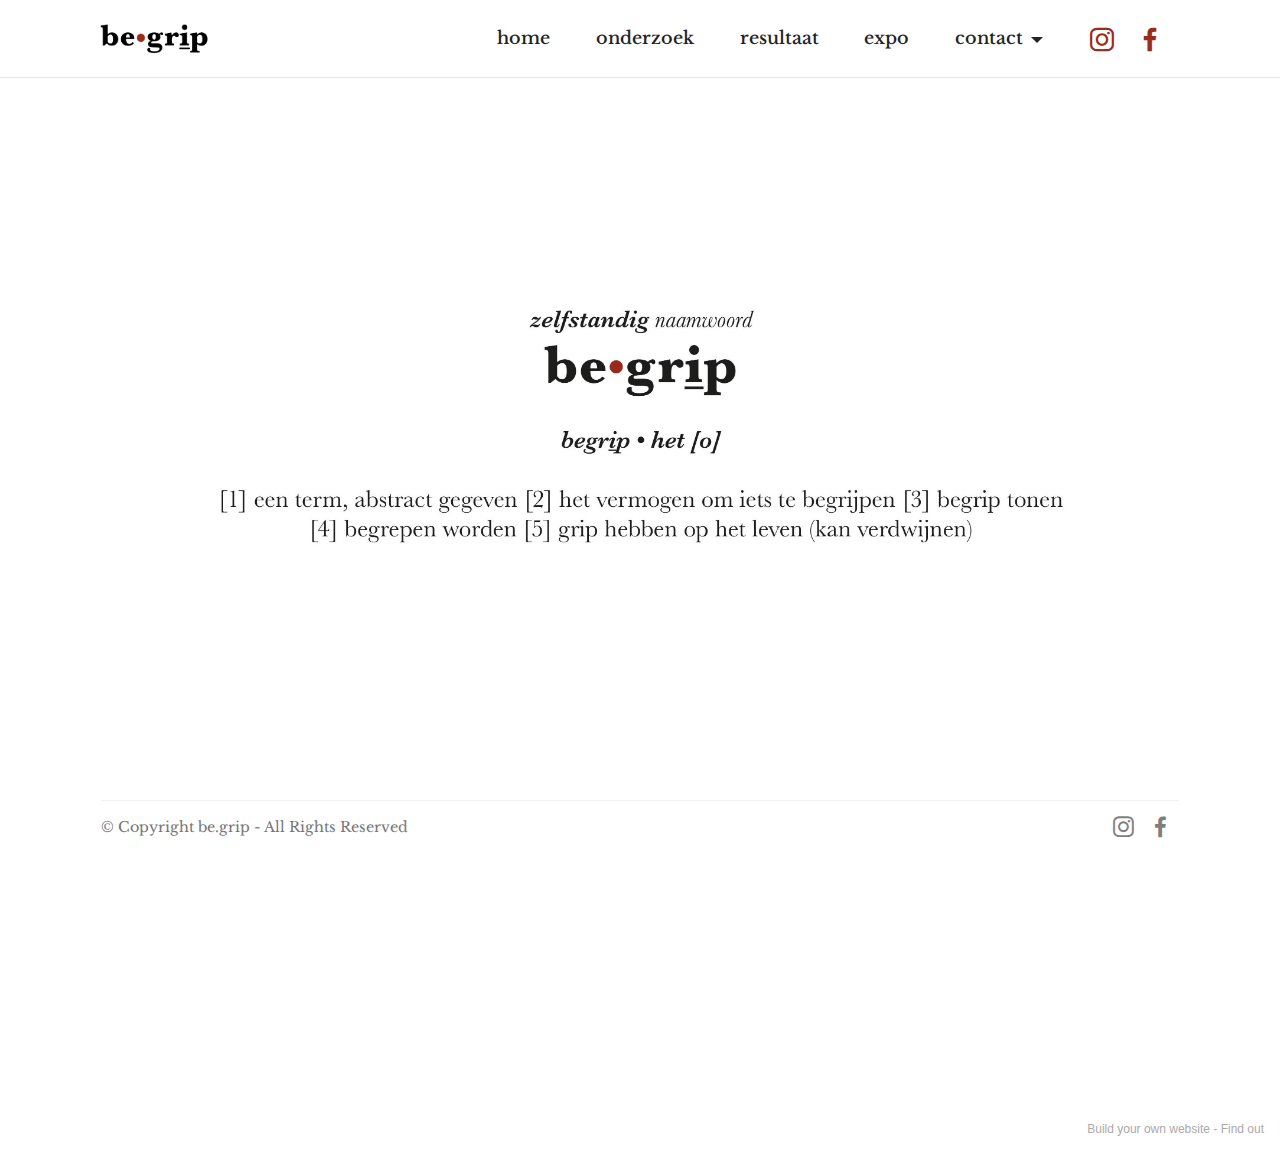
<file: index.html>
<!DOCTYPE html>
<html  >
<head>
  <!-- Site made with Mobirise Website Builder v5.2.0, https://mobirise.com -->
  <meta charset="UTF-8">
  <meta http-equiv="X-UA-Compatible" content="IE=edge">
  <meta name="generator" content="Mobirise v5.2.0, mobirise.com">
  <meta name="viewport" content="width=device-width, initial-scale=1, minimum-scale=1">
  <link rel="shortcut icon" href="assets/images/favicon-1.png" type="image/x-icon">
  <meta name="description" content="">
  
  
  <title>home</title>
  <link rel="stylesheet" href="assets/tether/tether.min.css">
  <link rel="stylesheet" href="assets/bootstrap/css/bootstrap.min.css">
  <link rel="stylesheet" href="assets/bootstrap/css/bootstrap-grid.min.css">
  <link rel="stylesheet" href="assets/bootstrap/css/bootstrap-reboot.min.css">
  <link rel="stylesheet" href="assets/dropdown/css/style.css">
  <link rel="stylesheet" href="assets/socicon/css/styles.css">
  <link rel="stylesheet" href="assets/theme/css/style.css">
  <link rel="preload" as="style" href="assets/mobirise/css/mbr-additional.css"><link rel="stylesheet" href="assets/mobirise/css/mbr-additional.css" type="text/css">
  
  
  
  
</head>
<body>
  
  <section class="menu cid-sjtfqo8TtO" once="menu" id="menu1-39">
    
    <nav class="navbar navbar-dropdown navbar-fixed-top navbar-expand-lg">
        <div class="container">
            <div class="navbar-brand">
                <span class="navbar-logo">
                    <a href="page13.html">
                        <img src="assets/images/logo-5.jpeg" alt="Mobirise" style="height: 3.8rem;">
                    </a>
                </span>
                
            </div>
            <button class="navbar-toggler" type="button" data-toggle="collapse" data-target="#navbarSupportedContent" aria-controls="navbarNavAltMarkup" aria-expanded="false" aria-label="Toggle navigation">
                <div class="hamburger">
                    <span></span>
                    <span></span>
                    <span></span>
                    <span></span>
                </div>
            </button>
            <div class="collapse navbar-collapse" id="navbarSupportedContent">
                <ul class="navbar-nav nav-dropdown nav-right" data-app-modern-menu="true"><li class="nav-item"><a class="nav-link link text-black text-primary display-4" href="index.html">home</a></li><li class="nav-item"><a class="nav-link link text-black text-primary display-4" href="page3.html">onderzoek<br></a></li>
                    <li class="nav-item"><a class="nav-link link text-black text-primary display-4" href="page1.html" aria-expanded="false">resultaat</a></li><li class="nav-item"><a class="nav-link link text-black text-primary display-4" href="page12.html" aria-expanded="false">expo</a></li><li class="nav-item dropdown"><a class="nav-link link text-black text-primary dropdown-toggle display-4" href="#" data-toggle="dropdown-submenu" aria-expanded="false">contact</a><div class="dropdown-menu"><a class="text-black text-primary dropdown-item display-4" href="page2.html">contact</a><a class="text-black text-primary dropdown-item display-4" href="page8.html">over ons</a></div></li></ul>
                <div class="icons-menu">
                    <a class="iconfont-wrapper" href="https://www.instagram.com/be.grip/" target="_blank">
                        <span class="p-2 mbr-iconfont socicon-instagram socicon" style=""></span>
                    </a>
                    <a class="iconfont-wrapper" href="https://www.facebook.com/Groep-6-multidisciplinariteit-103822198232575" target="_blank">
                        <span class="p-2 mbr-iconfont socicon-facebook socicon"></span>
                    </a>
                    
                    
                </div>
                
            </div>
        </div>
    </nav>

</section>

<section class="image3 cid-sjtcxAEAsx" id="image3-38">
    

    

    <div class="container">
        <div class="row justify-content-center">
            <div class="col-12 col-lg-11">
                <div class="image-wrapper">
                    <img src="assets/images/homepagina-groot-14.jpeg" alt="Mobirise">
                    
                </div>
            </div>
        </div>
    </div>
</section>

<section class="footer5 cid-sgTBoHTKOK mbr-reveal" once="footers" id="footer5-14">

    

    

    <div class="container">
        <div class="media-container-row">
            <div class="col-md-2 col-6">
                <div class="media-wrap">
                    <a href="https://mobirise.co/">
                        <img src="assets/images/vraagteken-5.jpeg" alt="Mobirise">
                    </a>
                </div>
            </div>
            <div class="col-10 col-6">
                <p class="mbr-text align-right links mbr-fonts-style display-7"><a href="page8.html" class="text-primary">over ons</a>&nbsp; &nbsp; &nbsp;c<a href="page2.html" class="text-black">ontact</a>
                </p>
            </div>
        </div>
        <!-- <div class="media-container-row">
            <div class="col-md-12"> -->
        <div class="footer-lower">
            <div class="media-container-row">
                <div class="col-md-12">
                    <hr>
                </div>
            </div>
            <div class="media-container-row">
                <div class="col-md-6 copyright">
                    <p class="mbr-text mbr-fonts-style display-7">
                        © Copyright be.grip - All Rights Reserved
                    </p>
                </div>
                <div class="col-md-6">
                    <div class="social-list align-right">
                        <div class="soc-item">
                            <a href="https://www.instagram.com/be.grip/" target="_blank">
                                <span class="mbr-iconfont mbr-iconfont-social socicon-instagram socicon" style="color: rgb(0, 0, 0); fill: rgb(0, 0, 0);"></span>
                            </a>
                        </div>
                        <div class="soc-item">
                            <a href="https://www.facebook.com/Groep-6-multidisciplinariteit-103822198232575" target="_blank">
                                <span class="mbr-iconfont mbr-iconfont-social socicon-facebook socicon" style="color: rgb(0, 0, 0); fill: rgb(0, 0, 0);"></span>
                            </a>
                        </div>
                        
                        
                        
                        
                    </div>
                </div>
            </div>
            <!-- </div>
            </div> -->
        </div>

    </div>
</section><section style="background-color: #fff; font-family: -apple-system, BlinkMacSystemFont, 'Segoe UI', 'Roboto', 'Helvetica Neue', Arial, sans-serif; color:#aaa; font-size:12px; padding: 0; align-items: center; display: flex;"><a href="https://mobirise.site/j" style="flex: 1 1; height: 3rem; padding-left: 1rem;"></a><p style="flex: 0 0 auto; margin:0; padding-right:1rem;">Build your own website - <a href="https://mobirise.site/v" style="color:#aaa;">Find out</a></p></section><script src="assets/web/assets/jquery/jquery.min.js"></script>  <script src="assets/popper/popper.min.js"></script>  <script src="assets/tether/tether.min.js"></script>  <script src="assets/bootstrap/js/bootstrap.min.js"></script>  <script src="assets/smoothscroll/smooth-scroll.js"></script>  <script src="assets/dropdown/js/nav-dropdown.js"></script>  <script src="assets/dropdown/js/navbar-dropdown.js"></script>  <script src="assets/touchswipe/jquery.touch-swipe.min.js"></script>  <script src="assets/theme/js/script.js"></script>  
  
  
</body>
</html>
</file>
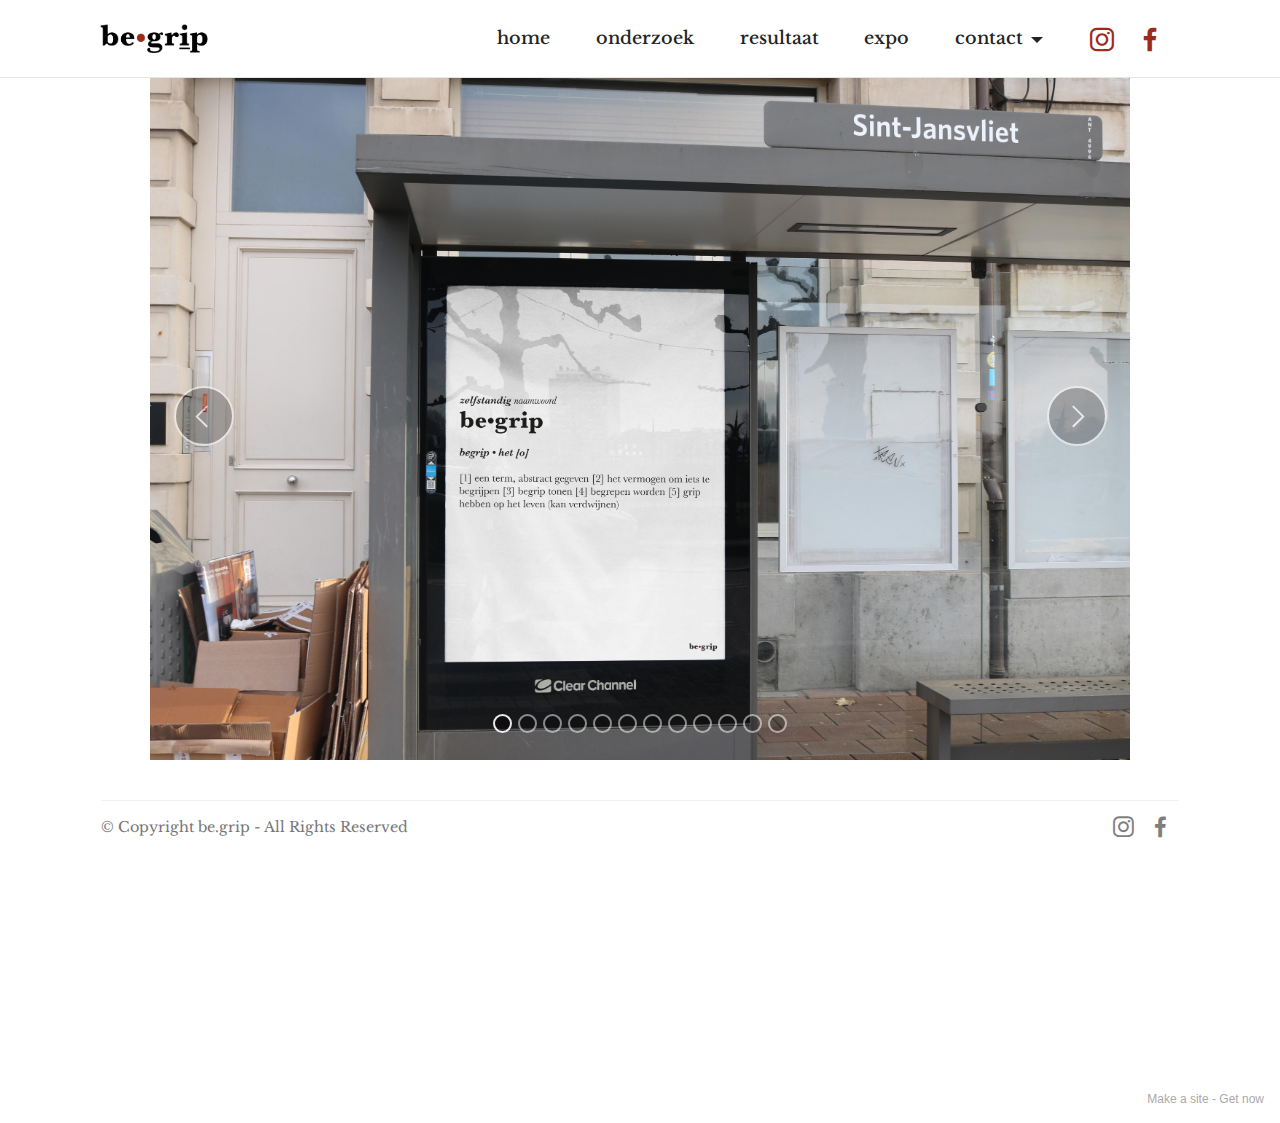
<file: page1.html>
<!DOCTYPE html>
<html  >
<head>
  <!-- Site made with Mobirise Website Builder v5.2.0, https://mobirise.com -->
  <meta charset="UTF-8">
  <meta http-equiv="X-UA-Compatible" content="IE=edge">
  <meta name="generator" content="Mobirise v5.2.0, mobirise.com">
  <meta name="viewport" content="width=device-width, initial-scale=1, minimum-scale=1">
  <link rel="shortcut icon" href="assets/images/favicon-1.png" type="image/x-icon">
  <meta name="description" content="">
  
  
  <title>resultaat</title>
  <link rel="stylesheet" href="assets/web/assets/mobirise-icons2/mobirise2.css">
  <link rel="stylesheet" href="assets/tether/tether.min.css">
  <link rel="stylesheet" href="assets/bootstrap/css/bootstrap.min.css">
  <link rel="stylesheet" href="assets/bootstrap/css/bootstrap-grid.min.css">
  <link rel="stylesheet" href="assets/bootstrap/css/bootstrap-reboot.min.css">
  <link rel="stylesheet" href="assets/dropdown/css/style.css">
  <link rel="stylesheet" href="assets/socicon/css/styles.css">
  <link rel="stylesheet" href="assets/theme/css/style.css">
  <link rel="preload" as="style" href="assets/mobirise/css/mbr-additional.css"><link rel="stylesheet" href="assets/mobirise/css/mbr-additional.css" type="text/css">
  
  
  
  
</head>
<body>
  
  <section class="menu cid-sjtfqo8TtO" once="menu" id="menu1-39">
    
    <nav class="navbar navbar-dropdown navbar-fixed-top navbar-expand-lg">
        <div class="container">
            <div class="navbar-brand">
                <span class="navbar-logo">
                    <a href="page13.html">
                        <img src="assets/images/logo-5.jpeg" alt="Mobirise" style="height: 3.8rem;">
                    </a>
                </span>
                
            </div>
            <button class="navbar-toggler" type="button" data-toggle="collapse" data-target="#navbarSupportedContent" aria-controls="navbarNavAltMarkup" aria-expanded="false" aria-label="Toggle navigation">
                <div class="hamburger">
                    <span></span>
                    <span></span>
                    <span></span>
                    <span></span>
                </div>
            </button>
            <div class="collapse navbar-collapse" id="navbarSupportedContent">
                <ul class="navbar-nav nav-dropdown nav-right" data-app-modern-menu="true"><li class="nav-item"><a class="nav-link link text-black text-primary display-4" href="index.html">home</a></li><li class="nav-item"><a class="nav-link link text-black text-primary display-4" href="page3.html">onderzoek<br></a></li>
                    <li class="nav-item"><a class="nav-link link text-black text-primary display-4" href="page1.html" aria-expanded="false">resultaat</a></li><li class="nav-item"><a class="nav-link link text-black text-primary display-4" href="page12.html" aria-expanded="false">expo</a></li><li class="nav-item dropdown"><a class="nav-link link text-black text-primary dropdown-toggle display-4" href="#" data-toggle="dropdown-submenu" aria-expanded="false">contact</a><div class="dropdown-menu"><a class="text-black text-primary dropdown-item display-4" href="page2.html">contact</a><a class="text-black text-primary dropdown-item display-4" href="page8.html">over ons</a></div></li></ul>
                <div class="icons-menu">
                    <a class="iconfont-wrapper" href="https://www.instagram.com/be.grip/" target="_blank">
                        <span class="p-2 mbr-iconfont socicon-instagram socicon" style=""></span>
                    </a>
                    <a class="iconfont-wrapper" href="https://www.facebook.com/Groep-6-multidisciplinariteit-103822198232575" target="_blank">
                        <span class="p-2 mbr-iconfont socicon-facebook socicon"></span>
                    </a>
                    
                    
                </div>
                
            </div>
        </div>
    </nav>

</section>

<section class="slider2 cid-sjs0T7hhoq" id="slider2-2u">
    

    
    <div class="container">
        <div class="row justify-content-center">
            <div class="col-12 col-md-11">
                <div class="carousel slide" id="sjtfUjuiEw" data-ride="carousel" data-interval="4000">
                    
                    <ol class="carousel-indicators">
                        <li data-slide-to="0" class="active" data-target="#sjtfUjuiEw"></li>
                        <li data-slide-to="1" data-target="#sjtfUjuiEw"></li>
                        <li data-slide-to="2" data-target="#sjtfUjuiEw"></li><li data-slide-to="3" data-target="#sjtfUjuiEw"></li><li data-slide-to="4" data-target="#sjtfUjuiEw"></li><li data-slide-to="5" data-target="#sjtfUjuiEw"></li><li data-slide-to="6" data-target="#sjtfUjuiEw"></li><li data-slide-to="7" data-target="#sjtfUjuiEw"></li><li data-slide-to="8" data-target="#sjtfUjuiEw"></li><li data-slide-to="9" data-target="#sjtfUjuiEw"></li><li data-slide-to="10" data-target="#sjtfUjuiEw"></li><li data-slide-to="11" data-target="#sjtfUjuiEw"></li>
                    </ol>
                    <div class="carousel-inner">
                        <div class="carousel-item slider-image item active">
                            <div class="item-wrapper">
                                <img class="d-block w-100" src="assets/images/bushokje-begrip-1.jpg">
                                
                            </div>
                        </div>
                        <div class="carousel-item slider-image item">
                            <div class="item-wrapper">
                                <img class="d-block w-100" src="assets/images/tram-hoestschaamte-2.jpg">
                                
                            </div>
                        </div>
                        <div class="carousel-item slider-image item">
                            <div class="item-wrapper">
                                <img class="d-block w-100" src="assets/images/muur-wit-2.jpg">
                                
                            </div>
                        </div><div class="carousel-item slider-image item">
                            <div class="item-wrapper">
                                <img class="d-block w-100" src="assets/images/a-velo-2.jpg">
                                
                            </div>
                        </div><div class="carousel-item slider-image item">
                            <div class="item-wrapper">
                                <img class="d-block w-100" src="assets/images/metro-meir-winkeldruk-3.jpg">
                                
                            </div>
                        </div><div class="carousel-item slider-image item">
                            <div class="item-wrapper">
                                <img class="d-block w-100" src="assets/images/muur-5.jpg">
                                
                            </div>
                        </div><div class="carousel-item slider-image item">
                            <div class="item-wrapper">
                                <img class="d-block w-100" src="assets/images/spiegel-3.jpg">
                                
                            </div>
                        </div><div class="carousel-item slider-image item">
                            <div class="item-wrapper">
                                <img class="d-block w-100" src="assets/images/stellingen-huidhonger-wit-1.jpg">
                                
                            </div>
                        </div><div class="carousel-item slider-image item">
                            <div class="item-wrapper">
                                <img class="d-block w-100" src="assets/images/voetgangerstunnel-2.jpg">
                                
                            </div>
                        </div><div class="carousel-item slider-image item">
                            <div class="item-wrapper">
                                <img class="d-block w-100" src="assets/images/groenplaats-3.jpg">
                                
                            </div>
                        </div><div class="carousel-item slider-image item">
                            <div class="item-wrapper">
                                <img class="d-block w-100" src="assets/images/vuilbakken-3.jpg">
                                
                            </div>
                        </div><div class="carousel-item slider-image item">
                            <div class="item-wrapper">
                                <img class="d-block w-100" src="assets/images/toilet-2.jpg">
                                
                            </div>
                        </div>
                    </div>
                    <a class="carousel-control carousel-control-prev" role="button" data-slide="prev" href="#sjtfUjuiEw">
                        <span class="mobi-mbri mobi-mbri-arrow-prev" aria-hidden="true"></span>
                        <span class="sr-only">Previous</span>
                    </a>
                    <a class="carousel-control carousel-control-next" role="button" data-slide="next" href="#sjtfUjuiEw">
                        <span class="mobi-mbri mobi-mbri-arrow-next" aria-hidden="true"></span>
                        <span class="sr-only">Next</span>
                    </a>
                </div>
            </div>
        </div>
    </div>
</section>

<section class="footer5 cid-sgTBoHTKOK mbr-reveal" once="footers" id="footer5-14">

    

    

    <div class="container">
        <div class="media-container-row">
            <div class="col-md-2 col-6">
                <div class="media-wrap">
                    <a href="https://mobirise.co/">
                        <img src="assets/images/vraagteken-5.jpeg" alt="Mobirise">
                    </a>
                </div>
            </div>
            <div class="col-10 col-6">
                <p class="mbr-text align-right links mbr-fonts-style display-7"><a href="page8.html" class="text-primary">over ons</a>&nbsp; &nbsp; &nbsp;c<a href="page2.html" class="text-black">ontact</a>
                </p>
            </div>
        </div>
        <!-- <div class="media-container-row">
            <div class="col-md-12"> -->
        <div class="footer-lower">
            <div class="media-container-row">
                <div class="col-md-12">
                    <hr>
                </div>
            </div>
            <div class="media-container-row">
                <div class="col-md-6 copyright">
                    <p class="mbr-text mbr-fonts-style display-7">
                        © Copyright be.grip - All Rights Reserved
                    </p>
                </div>
                <div class="col-md-6">
                    <div class="social-list align-right">
                        <div class="soc-item">
                            <a href="https://www.instagram.com/be.grip/" target="_blank">
                                <span class="mbr-iconfont mbr-iconfont-social socicon-instagram socicon" style="color: rgb(0, 0, 0); fill: rgb(0, 0, 0);"></span>
                            </a>
                        </div>
                        <div class="soc-item">
                            <a href="https://www.facebook.com/Groep-6-multidisciplinariteit-103822198232575" target="_blank">
                                <span class="mbr-iconfont mbr-iconfont-social socicon-facebook socicon" style="color: rgb(0, 0, 0); fill: rgb(0, 0, 0);"></span>
                            </a>
                        </div>
                        
                        
                        
                        
                    </div>
                </div>
            </div>
            <!-- </div>
            </div> -->
        </div>

    </div>
</section><section style="background-color: #fff; font-family: -apple-system, BlinkMacSystemFont, 'Segoe UI', 'Roboto', 'Helvetica Neue', Arial, sans-serif; color:#aaa; font-size:12px; padding: 0; align-items: center; display: flex;"><a href="https://mobirise.site/e" style="flex: 1 1; height: 3rem; padding-left: 1rem;"></a><p style="flex: 0 0 auto; margin:0; padding-right:1rem;">Make a site - <a href="https://mobirise.site/v" style="color:#aaa;">Get now</a></p></section><script src="assets/web/assets/jquery/jquery.min.js"></script>  <script src="assets/popper/popper.min.js"></script>  <script src="assets/tether/tether.min.js"></script>  <script src="assets/bootstrap/js/bootstrap.min.js"></script>  <script src="assets/smoothscroll/smooth-scroll.js"></script>  <script src="assets/dropdown/js/nav-dropdown.js"></script>  <script src="assets/dropdown/js/navbar-dropdown.js"></script>  <script src="assets/touchswipe/jquery.touch-swipe.min.js"></script>  <script src="assets/theme/js/script.js"></script>  
  
  
</body>
</html>
</file>
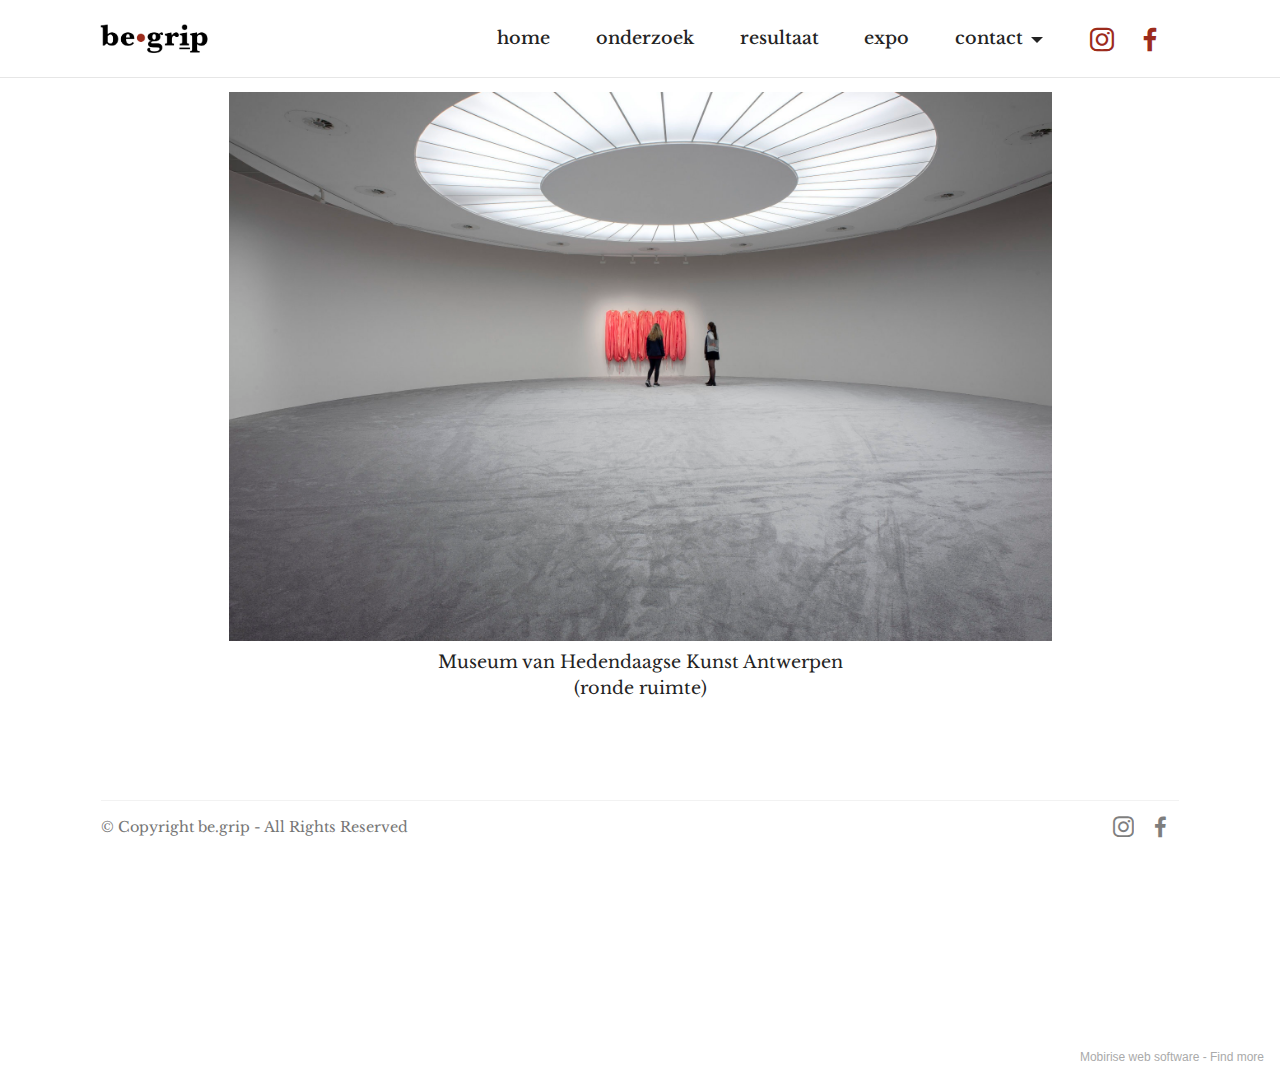
<file: page12.html>
<!DOCTYPE html>
<html  >
<head>
  <!-- Site made with Mobirise Website Builder v5.2.0, https://mobirise.com -->
  <meta charset="UTF-8">
  <meta http-equiv="X-UA-Compatible" content="IE=edge">
  <meta name="generator" content="Mobirise v5.2.0, mobirise.com">
  <meta name="viewport" content="width=device-width, initial-scale=1, minimum-scale=1">
  <link rel="shortcut icon" href="assets/images/favicon-1.png" type="image/x-icon">
  <meta name="description" content="">
  
  
  <title>expo</title>
  <link rel="stylesheet" href="assets/tether/tether.min.css">
  <link rel="stylesheet" href="assets/bootstrap/css/bootstrap.min.css">
  <link rel="stylesheet" href="assets/bootstrap/css/bootstrap-grid.min.css">
  <link rel="stylesheet" href="assets/bootstrap/css/bootstrap-reboot.min.css">
  <link rel="stylesheet" href="assets/dropdown/css/style.css">
  <link rel="stylesheet" href="assets/socicon/css/styles.css">
  <link rel="stylesheet" href="assets/theme/css/style.css">
  <link rel="preload" as="style" href="assets/mobirise/css/mbr-additional.css"><link rel="stylesheet" href="assets/mobirise/css/mbr-additional.css" type="text/css">
  
  
  
  
</head>
<body>
  
  <section class="menu cid-sjtfqo8TtO" once="menu" id="menu1-39">
    
    <nav class="navbar navbar-dropdown navbar-fixed-top navbar-expand-lg">
        <div class="container">
            <div class="navbar-brand">
                <span class="navbar-logo">
                    <a href="page13.html">
                        <img src="assets/images/logo-5.jpeg" alt="Mobirise" style="height: 3.8rem;">
                    </a>
                </span>
                
            </div>
            <button class="navbar-toggler" type="button" data-toggle="collapse" data-target="#navbarSupportedContent" aria-controls="navbarNavAltMarkup" aria-expanded="false" aria-label="Toggle navigation">
                <div class="hamburger">
                    <span></span>
                    <span></span>
                    <span></span>
                    <span></span>
                </div>
            </button>
            <div class="collapse navbar-collapse" id="navbarSupportedContent">
                <ul class="navbar-nav nav-dropdown nav-right" data-app-modern-menu="true"><li class="nav-item"><a class="nav-link link text-black text-primary display-4" href="index.html">home</a></li><li class="nav-item"><a class="nav-link link text-black text-primary display-4" href="page3.html">onderzoek<br></a></li>
                    <li class="nav-item"><a class="nav-link link text-black text-primary display-4" href="page1.html" aria-expanded="false">resultaat</a></li><li class="nav-item"><a class="nav-link link text-black text-primary display-4" href="page12.html" aria-expanded="false">expo</a></li><li class="nav-item dropdown"><a class="nav-link link text-black text-primary dropdown-toggle display-4" href="#" data-toggle="dropdown-submenu" aria-expanded="false">contact</a><div class="dropdown-menu"><a class="text-black text-primary dropdown-item display-4" href="page2.html">contact</a><a class="text-black text-primary dropdown-item display-4" href="page8.html">over ons</a></div></li></ul>
                <div class="icons-menu">
                    <a class="iconfont-wrapper" href="https://www.instagram.com/be.grip/" target="_blank">
                        <span class="p-2 mbr-iconfont socicon-instagram socicon" style=""></span>
                    </a>
                    <a class="iconfont-wrapper" href="https://www.facebook.com/Groep-6-multidisciplinariteit-103822198232575" target="_blank">
                        <span class="p-2 mbr-iconfont socicon-facebook socicon"></span>
                    </a>
                    
                    
                </div>
                
            </div>
        </div>
    </nav>

</section>

<section class="image3 cid-sjs0w8dS3b" id="image3-2t">
    

    

    <div class="container">
        <div class="row justify-content-center">
            <div class="col-12 col-lg-9">
                <div class="image-wrapper">
                    <img src="assets/images/mhka.jpg" alt="Mobirise">
                    <p class="mbr-description mbr-fonts-style mt-2 align-center display-4">
                        Museum van Hedendaagse Kunst Antwerpen<br>(ronde ruimte)</p>
                </div>
            </div>
        </div>
    </div>
</section>

<section class="footer5 cid-sgTBoHTKOK mbr-reveal" once="footers" id="footer5-2c">

    

    

    <div class="container">
        <div class="media-container-row">
            <div class="col-md-2 col-6">
                <div class="media-wrap">
                    <a href="https://mobirise.co/">
                        <img src="assets/images/vraagteken-5.jpeg" alt="Mobirise">
                    </a>
                </div>
            </div>
            <div class="col-10 col-6">
                <p class="mbr-text align-right links mbr-fonts-style display-7"><a href="page8.html" class="text-primary">over ons</a>&nbsp; &nbsp; &nbsp;c<a href="page2.html" class="text-black">ontact</a>
                </p>
            </div>
        </div>
        <!-- <div class="media-container-row">
            <div class="col-md-12"> -->
        <div class="footer-lower">
            <div class="media-container-row">
                <div class="col-md-12">
                    <hr>
                </div>
            </div>
            <div class="media-container-row">
                <div class="col-md-6 copyright">
                    <p class="mbr-text mbr-fonts-style display-7">
                        © Copyright be.grip - All Rights Reserved
                    </p>
                </div>
                <div class="col-md-6">
                    <div class="social-list align-right">
                        <div class="soc-item">
                            <a href="https://www.instagram.com/be.grip/" target="_blank">
                                <span class="mbr-iconfont mbr-iconfont-social socicon-instagram socicon" style="color: rgb(0, 0, 0); fill: rgb(0, 0, 0);"></span>
                            </a>
                        </div>
                        <div class="soc-item">
                            <a href="https://www.facebook.com/Groep-6-multidisciplinariteit-103822198232575" target="_blank">
                                <span class="mbr-iconfont mbr-iconfont-social socicon-facebook socicon" style="color: rgb(0, 0, 0); fill: rgb(0, 0, 0);"></span>
                            </a>
                        </div>
                        
                        
                        
                        
                    </div>
                </div>
            </div>
            <!-- </div>
            </div> -->
        </div>

    </div>
</section><section style="background-color: #fff; font-family: -apple-system, BlinkMacSystemFont, 'Segoe UI', 'Roboto', 'Helvetica Neue', Arial, sans-serif; color:#aaa; font-size:12px; padding: 0; align-items: center; display: flex;"><a href="https://mobirise.site/m" style="flex: 1 1; height: 3rem; padding-left: 1rem;"></a><p style="flex: 0 0 auto; margin:0; padding-right:1rem;">Mobirise web software - <a href="https://mobirise.site/o" style="color:#aaa;">Find more</a></p></section><script src="assets/web/assets/jquery/jquery.min.js"></script>  <script src="assets/popper/popper.min.js"></script>  <script src="assets/tether/tether.min.js"></script>  <script src="assets/bootstrap/js/bootstrap.min.js"></script>  <script src="assets/smoothscroll/smooth-scroll.js"></script>  <script src="assets/dropdown/js/nav-dropdown.js"></script>  <script src="assets/dropdown/js/navbar-dropdown.js"></script>  <script src="assets/touchswipe/jquery.touch-swipe.min.js"></script>  <script src="assets/theme/js/script.js"></script>  
  
  
</body>
</html>
</file>
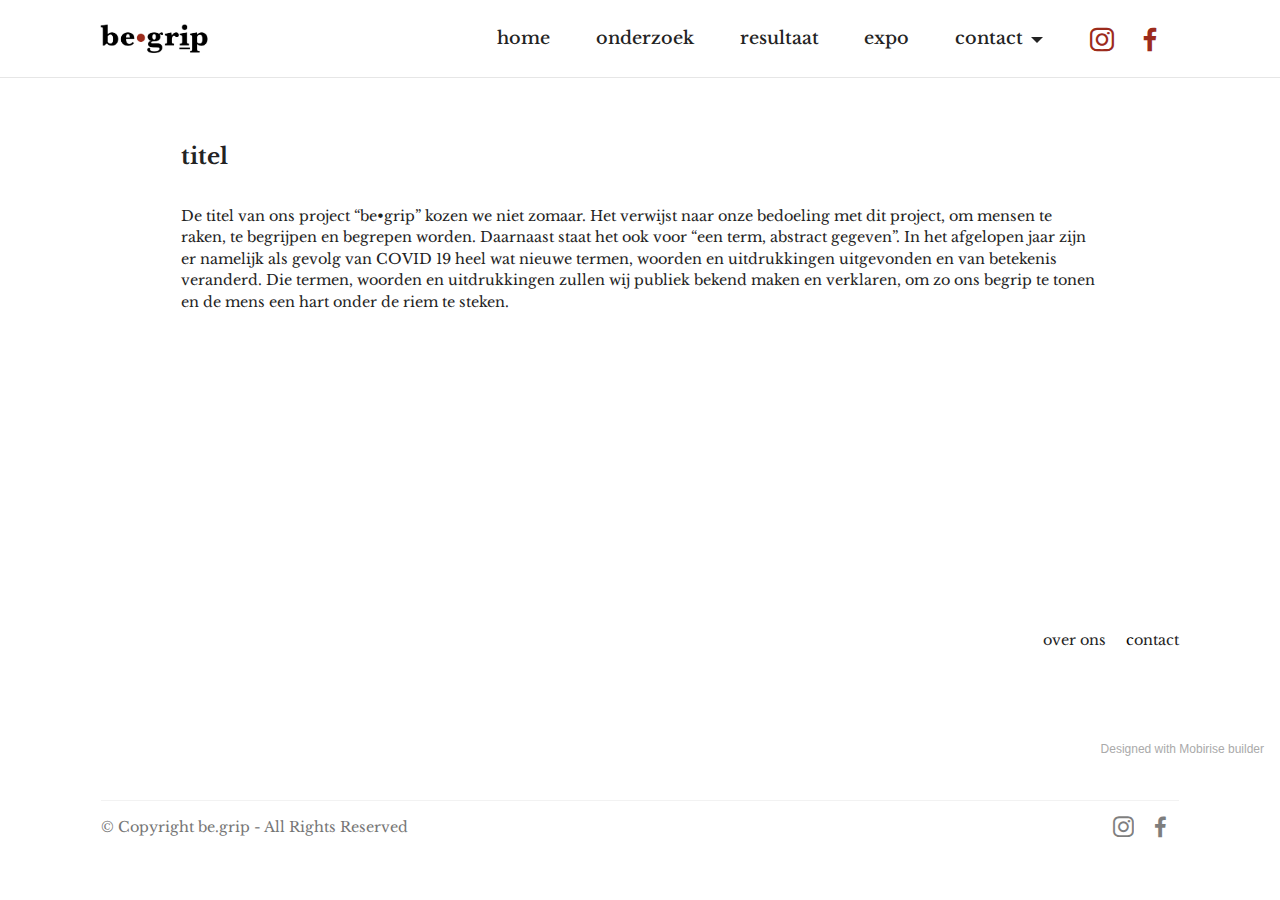
<file: page13.html>
<!DOCTYPE html>
<html  >
<head>
  <!-- Site made with Mobirise Website Builder v5.2.0, https://mobirise.com -->
  <meta charset="UTF-8">
  <meta http-equiv="X-UA-Compatible" content="IE=edge">
  <meta name="generator" content="Mobirise v5.2.0, mobirise.com">
  <meta name="viewport" content="width=device-width, initial-scale=1, minimum-scale=1">
  <link rel="shortcut icon" href="assets/images/favicon-1.png" type="image/x-icon">
  <meta name="description" content="">
  
  
  <title>titel</title>
  <link rel="stylesheet" href="assets/tether/tether.min.css">
  <link rel="stylesheet" href="assets/bootstrap/css/bootstrap.min.css">
  <link rel="stylesheet" href="assets/bootstrap/css/bootstrap-grid.min.css">
  <link rel="stylesheet" href="assets/bootstrap/css/bootstrap-reboot.min.css">
  <link rel="stylesheet" href="assets/dropdown/css/style.css">
  <link rel="stylesheet" href="assets/socicon/css/styles.css">
  <link rel="stylesheet" href="assets/theme/css/style.css">
  <link rel="preload" as="style" href="assets/mobirise/css/mbr-additional.css"><link rel="stylesheet" href="assets/mobirise/css/mbr-additional.css" type="text/css">
  
  
  
  
</head>
<body>
  
  <section class="menu cid-sjtfqo8TtO" once="menu" id="menu1-39">
    
    <nav class="navbar navbar-dropdown navbar-fixed-top navbar-expand-lg">
        <div class="container">
            <div class="navbar-brand">
                <span class="navbar-logo">
                    <a href="page13.html">
                        <img src="assets/images/logo-5.jpeg" alt="Mobirise" style="height: 3.8rem;">
                    </a>
                </span>
                
            </div>
            <button class="navbar-toggler" type="button" data-toggle="collapse" data-target="#navbarSupportedContent" aria-controls="navbarNavAltMarkup" aria-expanded="false" aria-label="Toggle navigation">
                <div class="hamburger">
                    <span></span>
                    <span></span>
                    <span></span>
                    <span></span>
                </div>
            </button>
            <div class="collapse navbar-collapse" id="navbarSupportedContent">
                <ul class="navbar-nav nav-dropdown nav-right" data-app-modern-menu="true"><li class="nav-item"><a class="nav-link link text-black text-primary display-4" href="index.html">home</a></li><li class="nav-item"><a class="nav-link link text-black text-primary display-4" href="page3.html">onderzoek<br></a></li>
                    <li class="nav-item"><a class="nav-link link text-black text-primary display-4" href="page1.html" aria-expanded="false">resultaat</a></li><li class="nav-item"><a class="nav-link link text-black text-primary display-4" href="page12.html" aria-expanded="false">expo</a></li><li class="nav-item dropdown"><a class="nav-link link text-black text-primary dropdown-toggle display-4" href="#" data-toggle="dropdown-submenu" aria-expanded="false">contact</a><div class="dropdown-menu"><a class="text-black text-primary dropdown-item display-4" href="page2.html">contact</a><a class="text-black text-primary dropdown-item display-4" href="page8.html">over ons</a></div></li></ul>
                <div class="icons-menu">
                    <a class="iconfont-wrapper" href="https://www.instagram.com/be.grip/" target="_blank">
                        <span class="p-2 mbr-iconfont socicon-instagram socicon" style=""></span>
                    </a>
                    <a class="iconfont-wrapper" href="https://www.facebook.com/Groep-6-multidisciplinariteit-103822198232575" target="_blank">
                        <span class="p-2 mbr-iconfont socicon-facebook socicon"></span>
                    </a>
                    
                    
                </div>
                
            </div>
        </div>
    </nav>

</section>

<section class="content5 cid-sj9TFcORfb" id="content5-2i">
    
    <div class="container">
        <div class="row justify-content-center">
            <div class="col-md-12 col-lg-10">
                
                <h4 class="mbr-section-subtitle mbr-fonts-style mb-4 display-5"><strong>titel</strong></h4>
                <p class="mbr-text mbr-fonts-style display-7">De titel van ons project “be•grip” kozen we niet zomaar. Het verwijst naar onze bedoeling met dit project, om mensen te raken, te begrijpen en begrepen worden. Daarnaast staat het ook voor “een term, abstract gegeven”. In het afgelopen jaar zijn er namelijk als gevolg van COVID 19 heel wat nieuwe termen, woorden en uitdrukkingen uitgevonden en van betekenis veranderd. Die termen, woorden en uitdrukkingen zullen wij publiek bekend maken en verklaren, om zo ons begrip te tonen en de mens een hart onder de riem te steken.&nbsp;</p>
            </div>
        </div>
    </div>
</section>

<section class="footer5 cid-sgTBoHTKOK mbr-reveal" once="footers" id="footer5-2g">

    

    

    <div class="container">
        <div class="media-container-row">
            <div class="col-md-2 col-6">
                <div class="media-wrap">
                    <a href="https://mobirise.co/">
                        <img src="assets/images/vraagteken-5.jpeg" alt="Mobirise">
                    </a>
                </div>
            </div>
            <div class="col-10 col-6">
                <p class="mbr-text align-right links mbr-fonts-style display-7"><a href="page8.html" class="text-primary">over ons</a>&nbsp; &nbsp; &nbsp;c<a href="page2.html" class="text-black">ontact</a>
                </p>
            </div>
        </div>
        <!-- <div class="media-container-row">
            <div class="col-md-12"> -->
        <div class="footer-lower">
            <div class="media-container-row">
                <div class="col-md-12">
                    <hr>
                </div>
            </div>
            <div class="media-container-row">
                <div class="col-md-6 copyright">
                    <p class="mbr-text mbr-fonts-style display-7">
                        © Copyright be.grip - All Rights Reserved
                    </p>
                </div>
                <div class="col-md-6">
                    <div class="social-list align-right">
                        <div class="soc-item">
                            <a href="https://www.instagram.com/be.grip/" target="_blank">
                                <span class="mbr-iconfont mbr-iconfont-social socicon-instagram socicon" style="color: rgb(0, 0, 0); fill: rgb(0, 0, 0);"></span>
                            </a>
                        </div>
                        <div class="soc-item">
                            <a href="https://www.facebook.com/Groep-6-multidisciplinariteit-103822198232575" target="_blank">
                                <span class="mbr-iconfont mbr-iconfont-social socicon-facebook socicon" style="color: rgb(0, 0, 0); fill: rgb(0, 0, 0);"></span>
                            </a>
                        </div>
                        
                        
                        
                        
                    </div>
                </div>
            </div>
            <!-- </div>
            </div> -->
        </div>

    </div>
</section><section style="background-color: #fff; font-family: -apple-system, BlinkMacSystemFont, 'Segoe UI', 'Roboto', 'Helvetica Neue', Arial, sans-serif; color:#aaa; font-size:12px; padding: 0; align-items: center; display: flex;"><a href="https://mobirise.site/a" style="flex: 1 1; height: 3rem; padding-left: 1rem;"></a><p style="flex: 0 0 auto; margin:0; padding-right:1rem;"><a href="https://mobirise.site/i" style="color:#aaa;">Designed with Mobirise</a> builder</p></section><script src="assets/web/assets/jquery/jquery.min.js"></script>  <script src="assets/popper/popper.min.js"></script>  <script src="assets/tether/tether.min.js"></script>  <script src="assets/bootstrap/js/bootstrap.min.js"></script>  <script src="assets/smoothscroll/smooth-scroll.js"></script>  <script src="assets/dropdown/js/nav-dropdown.js"></script>  <script src="assets/dropdown/js/navbar-dropdown.js"></script>  <script src="assets/touchswipe/jquery.touch-swipe.min.js"></script>  <script src="assets/theme/js/script.js"></script>  
  
  
</body>
</html>
</file>
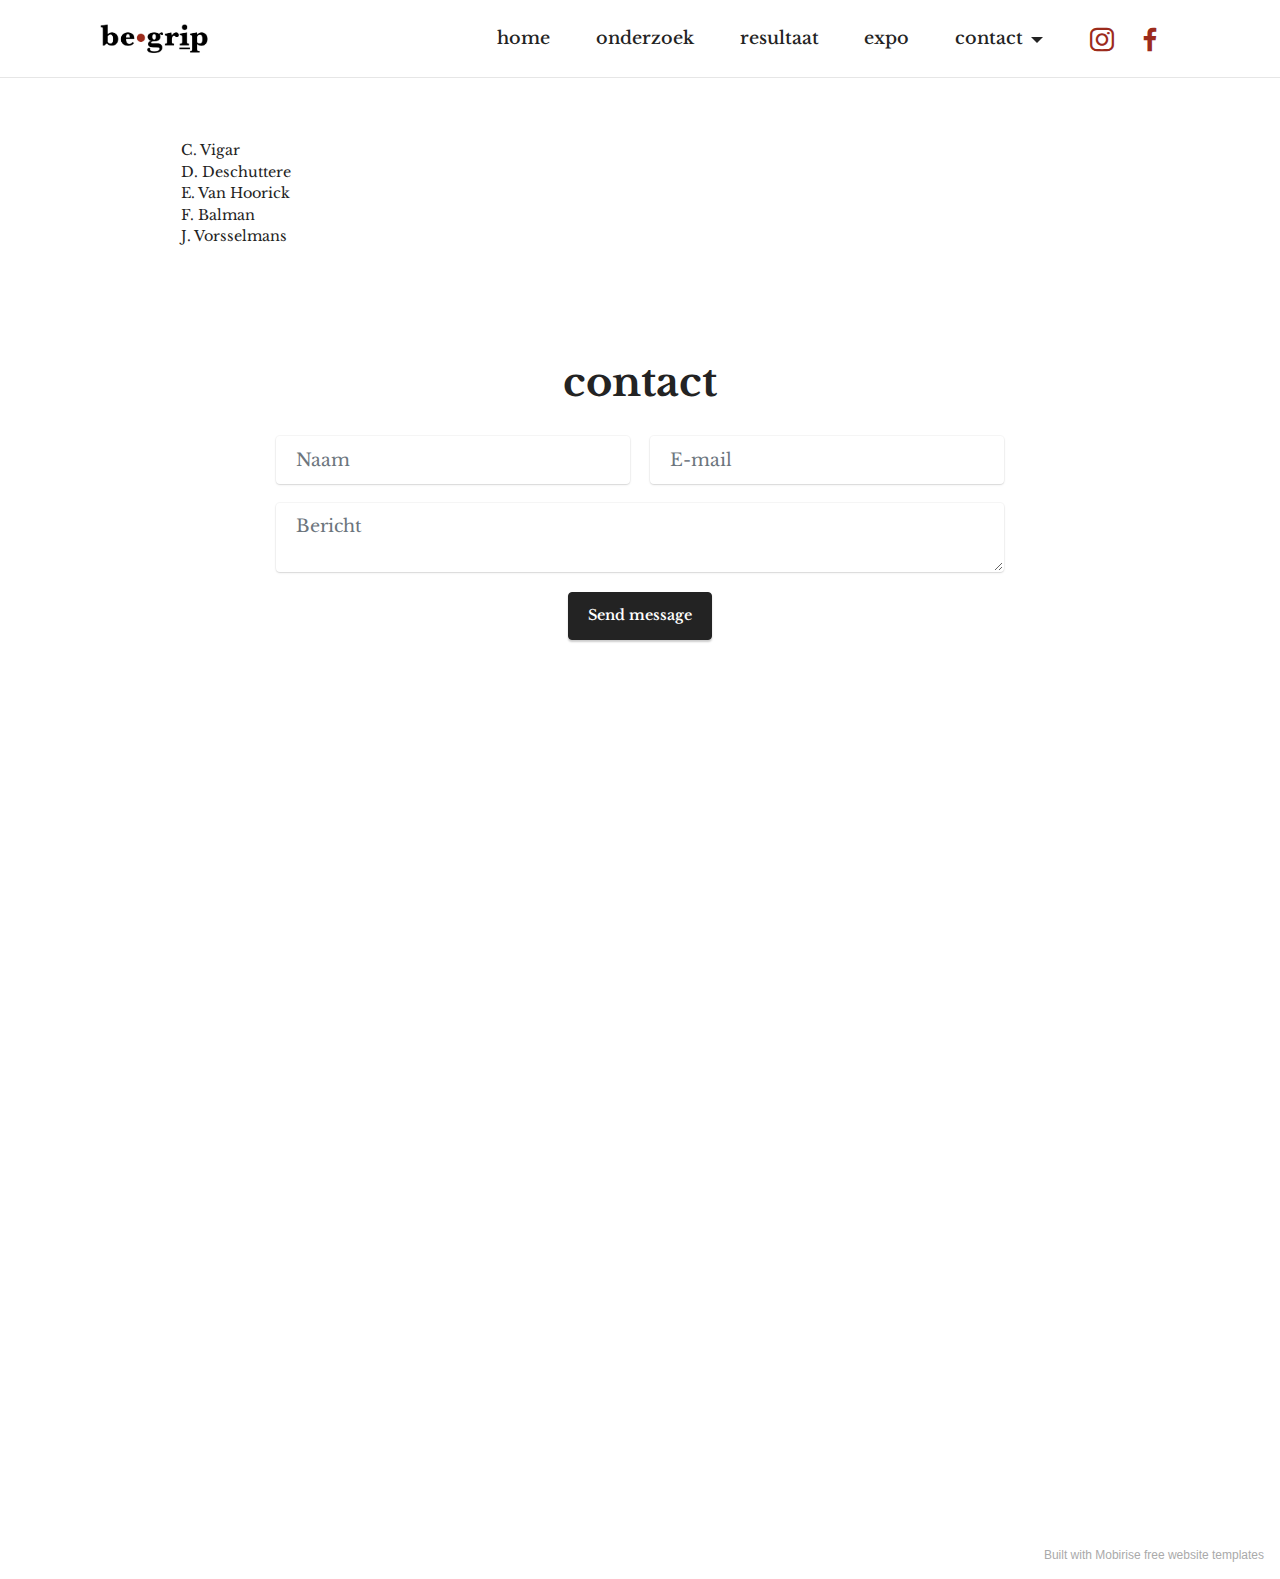
<file: page2.html>
<!DOCTYPE html>
<html  >
<head>
  <!-- Site made with Mobirise Website Builder v5.2.0, https://mobirise.com -->
  <meta charset="UTF-8">
  <meta http-equiv="X-UA-Compatible" content="IE=edge">
  <meta name="generator" content="Mobirise v5.2.0, mobirise.com">
  <meta name="viewport" content="width=device-width, initial-scale=1, minimum-scale=1">
  <link rel="shortcut icon" href="assets/images/favicon-1.png" type="image/x-icon">
  <meta name="description" content="">
  
  
  <title>contact</title>
  <link rel="stylesheet" href="assets/tether/tether.min.css">
  <link rel="stylesheet" href="assets/bootstrap/css/bootstrap.min.css">
  <link rel="stylesheet" href="assets/bootstrap/css/bootstrap-grid.min.css">
  <link rel="stylesheet" href="assets/bootstrap/css/bootstrap-reboot.min.css">
  <link rel="stylesheet" href="assets/formstyler/jquery.formstyler.css">
  <link rel="stylesheet" href="assets/formstyler/jquery.formstyler.theme.css">
  <link rel="stylesheet" href="assets/datepicker/jquery.datetimepicker.min.css">
  <link rel="stylesheet" href="assets/dropdown/css/style.css">
  <link rel="stylesheet" href="assets/socicon/css/styles.css">
  <link rel="stylesheet" href="assets/theme/css/style.css">
  <link rel="preload" as="style" href="assets/mobirise/css/mbr-additional.css"><link rel="stylesheet" href="assets/mobirise/css/mbr-additional.css" type="text/css">
  
  
  
  
</head>
<body>
  
  <section class="menu cid-sjtfqo8TtO" once="menu" id="menu1-39">
    
    <nav class="navbar navbar-dropdown navbar-fixed-top navbar-expand-lg">
        <div class="container">
            <div class="navbar-brand">
                <span class="navbar-logo">
                    <a href="page13.html">
                        <img src="assets/images/logo-5.jpeg" alt="Mobirise" style="height: 3.8rem;">
                    </a>
                </span>
                
            </div>
            <button class="navbar-toggler" type="button" data-toggle="collapse" data-target="#navbarSupportedContent" aria-controls="navbarNavAltMarkup" aria-expanded="false" aria-label="Toggle navigation">
                <div class="hamburger">
                    <span></span>
                    <span></span>
                    <span></span>
                    <span></span>
                </div>
            </button>
            <div class="collapse navbar-collapse" id="navbarSupportedContent">
                <ul class="navbar-nav nav-dropdown nav-right" data-app-modern-menu="true"><li class="nav-item"><a class="nav-link link text-black text-primary display-4" href="index.html">home</a></li><li class="nav-item"><a class="nav-link link text-black text-primary display-4" href="page3.html">onderzoek<br></a></li>
                    <li class="nav-item"><a class="nav-link link text-black text-primary display-4" href="page1.html" aria-expanded="false">resultaat</a></li><li class="nav-item"><a class="nav-link link text-black text-primary display-4" href="page12.html" aria-expanded="false">expo</a></li><li class="nav-item dropdown"><a class="nav-link link text-black text-primary dropdown-toggle display-4" href="#" data-toggle="dropdown-submenu" aria-expanded="false">contact</a><div class="dropdown-menu"><a class="text-black text-primary dropdown-item display-4" href="page2.html">contact</a><a class="text-black text-primary dropdown-item display-4" href="page8.html">over ons</a></div></li></ul>
                <div class="icons-menu">
                    <a class="iconfont-wrapper" href="https://www.instagram.com/be.grip/" target="_blank">
                        <span class="p-2 mbr-iconfont socicon-instagram socicon" style=""></span>
                    </a>
                    <a class="iconfont-wrapper" href="https://www.facebook.com/Groep-6-multidisciplinariteit-103822198232575" target="_blank">
                        <span class="p-2 mbr-iconfont socicon-facebook socicon"></span>
                    </a>
                    
                    
                </div>
                
            </div>
        </div>
    </nav>

</section>

<section class="content5 cid-sjt1ulfSEs" id="content5-36">
    
    <div class="container">
        <div class="row justify-content-center">
            <div class="col-md-12 col-lg-10">
                
                
                <p class="mbr-text mbr-fonts-style display-7">C. Vigar<br>D. Deschuttere<br>E. Van Hoorick<br>F. Balman<br>J. Vorsselmans<br></p>
            </div>
        </div>
    </div>
</section>

<section class="form5 cid-sgTalYOeMZ" id="form5-v">
    
    
    <div class="container">
        <div class="mbr-section-head">
            <h3 class="mbr-section-title mbr-fonts-style align-center mb-0 display-2"><strong>contact</strong></h3>
            
        </div>
        <div class="row justify-content-center mt-4">
            <div class="col-lg-8 mx-auto mbr-form" data-form-type="formoid">
                <form action="https://mobirise.eu/" method="POST" class="mbr-form form-with-styler" data-form-title="Form Name"><input type="hidden" name="email" data-form-email="true" value="WT/XskXORW9GtMRq40k5+yC5DW0QvRkO3x75EyuNqQ6nX2vxiQheKQfNn6VBL718iv4qsL53Jc12COPaG6929CAIm4LBKn5Tm7wW57qhx4QMEA8Krfg9WRtbGCXMUNTN">
                    <div class="">
                        <div hidden="hidden" data-form-alert="" class="alert alert-success col-12">Bedankt!</div>
                        <div hidden="hidden" data-form-alert-danger="" class="alert alert-danger col-12">Oops...! some
                            problem!</div>
                    </div>
                    <div class="dragArea row">
                        <div class="col-md col-sm-12 form-group" data-for="name">
                            <input type="text" name="name" placeholder="Naam" data-form-field="name" class="form-control" value="" id="name-form5-v">
                        </div>
                        <div class="col-md col-sm-12 form-group" data-for="email">
                            <input type="email" name="email" placeholder="E-mail" data-form-field="email" class="form-control" value="" id="email-form5-v">
                        </div>
                        
                        <div class="col-12 form-group" data-for="textarea">
                            <textarea name="textarea" placeholder="Bericht" data-form-field="textarea" class="form-control" id="textarea-form5-v"></textarea>
                        </div>
                        <div class="col-lg-12 col-md-12 col-sm-12 align-center mbr-section-btn"><button type="submit" class="btn btn-primary display-7">Send message</button></div>
                    </div>
                </form>
            </div>
        </div>
    </div>
</section>

<section class="map2 cid-sibMaWBEfz" id="map2-1u">
    
    
    <div class="container">
        
        <div class="google-map"><iframe frameborder="0" style="border:0" src="https://www.google.com/maps/embed/v1/place?key=AIzaSyCZI5F_k6S1k46ujh0SNrapM89f7mJxd30&amp;q=Leuvenstraat 32, 2000 Antwerpen" allowfullscreen=""></iframe></div>
    </div>
</section>

<section class="footer5 cid-sgTBoHTKOK mbr-reveal" once="footers" id="footer5-14">

    

    

    <div class="container">
        <div class="media-container-row">
            <div class="col-md-2 col-6">
                <div class="media-wrap">
                    <a href="https://mobirise.co/">
                        <img src="assets/images/vraagteken-5.jpeg" alt="Mobirise">
                    </a>
                </div>
            </div>
            <div class="col-10 col-6">
                <p class="mbr-text align-right links mbr-fonts-style display-7"><a href="page8.html" class="text-primary">over ons</a>&nbsp; &nbsp; &nbsp;c<a href="page2.html" class="text-black">ontact</a>
                </p>
            </div>
        </div>
        <!-- <div class="media-container-row">
            <div class="col-md-12"> -->
        <div class="footer-lower">
            <div class="media-container-row">
                <div class="col-md-12">
                    <hr>
                </div>
            </div>
            <div class="media-container-row">
                <div class="col-md-6 copyright">
                    <p class="mbr-text mbr-fonts-style display-7">
                        © Copyright be.grip - All Rights Reserved
                    </p>
                </div>
                <div class="col-md-6">
                    <div class="social-list align-right">
                        <div class="soc-item">
                            <a href="https://www.instagram.com/be.grip/" target="_blank">
                                <span class="mbr-iconfont mbr-iconfont-social socicon-instagram socicon" style="color: rgb(0, 0, 0); fill: rgb(0, 0, 0);"></span>
                            </a>
                        </div>
                        <div class="soc-item">
                            <a href="https://www.facebook.com/Groep-6-multidisciplinariteit-103822198232575" target="_blank">
                                <span class="mbr-iconfont mbr-iconfont-social socicon-facebook socicon" style="color: rgb(0, 0, 0); fill: rgb(0, 0, 0);"></span>
                            </a>
                        </div>
                        
                        
                        
                        
                    </div>
                </div>
            </div>
            <!-- </div>
            </div> -->
        </div>

    </div>
</section><section style="background-color: #fff; font-family: -apple-system, BlinkMacSystemFont, 'Segoe UI', 'Roboto', 'Helvetica Neue', Arial, sans-serif; color:#aaa; font-size:12px; padding: 0; align-items: center; display: flex;"><a href="https://mobirise.site/w" style="flex: 1 1; height: 3rem; padding-left: 1rem;"></a><p style="flex: 0 0 auto; margin:0; padding-right:1rem;"><a href="https://mobirise.site/t" style="color:#aaa;">Built</a> with Mobirise free website templates</p></section><script src="assets/web/assets/jquery/jquery.min.js"></script>  <script src="assets/popper/popper.min.js"></script>  <script src="assets/tether/tether.min.js"></script>  <script src="assets/bootstrap/js/bootstrap.min.js"></script>  <script src="assets/smoothscroll/smooth-scroll.js"></script>  <script src="assets/formstyler/jquery.formstyler.js"></script>  <script src="assets/formstyler/jquery.formstyler.min.js"></script>  <script src="assets/datepicker/jquery.datetimepicker.full.js"></script>  <script src="assets/dropdown/js/nav-dropdown.js"></script>  <script src="assets/dropdown/js/navbar-dropdown.js"></script>  <script src="assets/touchswipe/jquery.touch-swipe.min.js"></script>  <script src="assets/theme/js/script.js"></script>  <script src="assets/formoid/formoid.min.js"></script>  
  
  
</body>
</html>
</file>
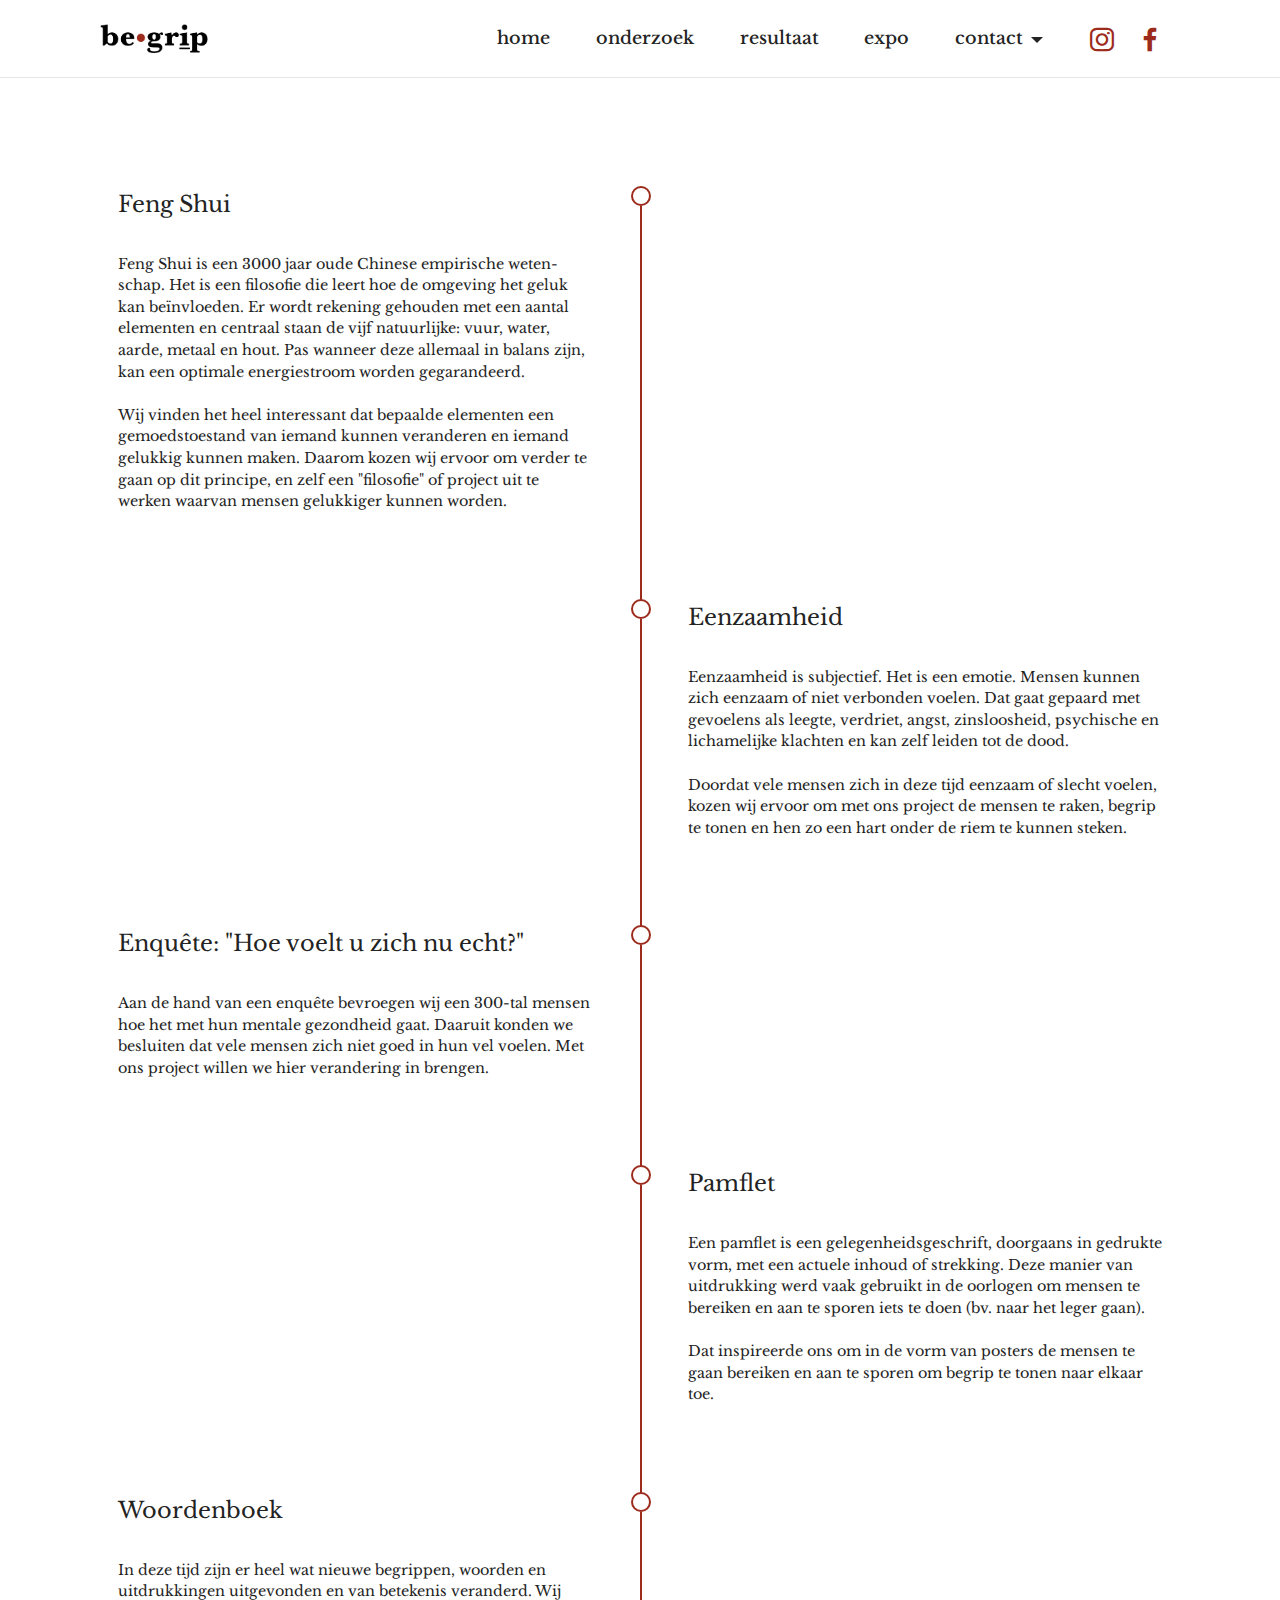
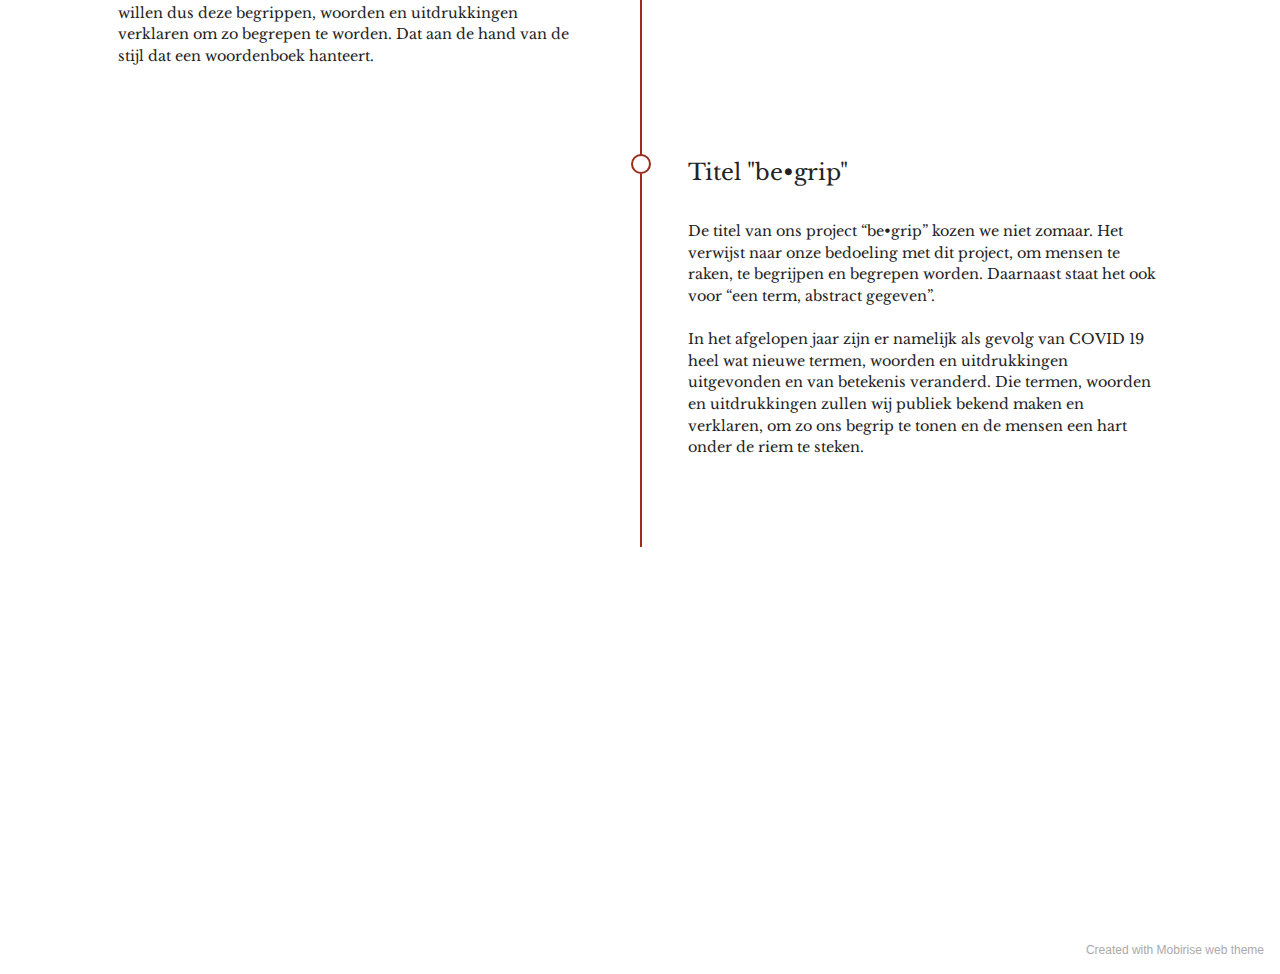
<file: page3.html>
<!DOCTYPE html>
<html  >
<head>
  <!-- Site made with Mobirise Website Builder v5.2.0, https://mobirise.com -->
  <meta charset="UTF-8">
  <meta http-equiv="X-UA-Compatible" content="IE=edge">
  <meta name="generator" content="Mobirise v5.2.0, mobirise.com">
  <meta name="viewport" content="width=device-width, initial-scale=1, minimum-scale=1">
  <link rel="shortcut icon" href="assets/images/favicon-1.png" type="image/x-icon">
  <meta name="description" content="">
  
  
  <title>onderzoek</title>
  <link rel="stylesheet" href="assets/tether/tether.min.css">
  <link rel="stylesheet" href="assets/bootstrap/css/bootstrap.min.css">
  <link rel="stylesheet" href="assets/bootstrap/css/bootstrap-grid.min.css">
  <link rel="stylesheet" href="assets/bootstrap/css/bootstrap-reboot.min.css">
  <link rel="stylesheet" href="assets/dropdown/css/style.css">
  <link rel="stylesheet" href="assets/socicon/css/styles.css">
  <link rel="stylesheet" href="assets/theme/css/style.css">
  <link rel="preload" as="style" href="assets/mobirise/css/mbr-additional.css"><link rel="stylesheet" href="assets/mobirise/css/mbr-additional.css" type="text/css">
  
  
  
  
</head>
<body>
  
  <section class="menu cid-sjtfqo8TtO" once="menu" id="menu1-39">
    
    <nav class="navbar navbar-dropdown navbar-fixed-top navbar-expand-lg">
        <div class="container">
            <div class="navbar-brand">
                <span class="navbar-logo">
                    <a href="page13.html">
                        <img src="assets/images/logo-5.jpeg" alt="Mobirise" style="height: 3.8rem;">
                    </a>
                </span>
                
            </div>
            <button class="navbar-toggler" type="button" data-toggle="collapse" data-target="#navbarSupportedContent" aria-controls="navbarNavAltMarkup" aria-expanded="false" aria-label="Toggle navigation">
                <div class="hamburger">
                    <span></span>
                    <span></span>
                    <span></span>
                    <span></span>
                </div>
            </button>
            <div class="collapse navbar-collapse" id="navbarSupportedContent">
                <ul class="navbar-nav nav-dropdown nav-right" data-app-modern-menu="true"><li class="nav-item"><a class="nav-link link text-black text-primary display-4" href="index.html">home</a></li><li class="nav-item"><a class="nav-link link text-black text-primary display-4" href="page3.html">onderzoek<br></a></li>
                    <li class="nav-item"><a class="nav-link link text-black text-primary display-4" href="page1.html" aria-expanded="false">resultaat</a></li><li class="nav-item"><a class="nav-link link text-black text-primary display-4" href="page12.html" aria-expanded="false">expo</a></li><li class="nav-item dropdown"><a class="nav-link link text-black text-primary dropdown-toggle display-4" href="#" data-toggle="dropdown-submenu" aria-expanded="false">contact</a><div class="dropdown-menu"><a class="text-black text-primary dropdown-item display-4" href="page2.html">contact</a><a class="text-black text-primary dropdown-item display-4" href="page8.html">over ons</a></div></li></ul>
                <div class="icons-menu">
                    <a class="iconfont-wrapper" href="https://www.instagram.com/be.grip/" target="_blank">
                        <span class="p-2 mbr-iconfont socicon-instagram socicon" style=""></span>
                    </a>
                    <a class="iconfont-wrapper" href="https://www.facebook.com/Groep-6-multidisciplinariteit-103822198232575" target="_blank">
                        <span class="p-2 mbr-iconfont socicon-facebook socicon"></span>
                    </a>
                    
                    
                </div>
                
            </div>
        </div>
    </nav>

</section>

<section class="timeline1 cid-siLYO04Jm3" id="timeline1-27">
    
    
    <div class="timelines-container container" mbri-timelines="">
        
        <div class="row timeline-element mb-2 mt-4 reverseTimeline">
            <div class="timeline-date col-12 col-md-6">
                <div class="timeline-date-wrapper">
                    
                </div>
            </div>
            <span class="iconBackground"></span>
            <div class="col-12 col-md-6">
                <div class="timeline-text-wrapper">
                    <h4 class="mbr-timeline-title mbr-fonts-style mb-4 display-5">
                        Feng Shui</h4>
                    
                    <p class="mbr-text mbr-fonts-style display-7">Feng Shui is een 3000 jaar oude Chinese empirische weten- schap. Het is een filosofie die leert hoe de omgeving het geluk kan beïnvloeden. Er wordt rekening gehouden met een aantal elementen en centraal staan de vijf natuurlijke: vuur, water, aarde, metaal en hout. Pas wanneer deze allemaal in balans zijn, kan een optimale energiestroom worden gegarandeerd.&nbsp;<br><br>Wij vinden het heel interessant dat bepaalde elementen een gemoedstoestand van iemand kunnen veranderen en iemand gelukkig kunnen maken. Daarom kozen wij ervoor om verder te gaan op dit principe, en zelf een "filosofie" of project uit te werken waarvan mensen gelukkiger kunnen worden.</p>
                </div>
            </div>
        </div>
        <div class="row timeline-element mb-2">
            <div class="col-12 col-md-6">
                <div class="timeline-text-wrapper">
                    <h4 class="mbr-timeline-title mbr-fonts-style mb-4 display-5">
                        Eenzaamheid</h4>
                    
                    <p class="mbr-text mbr-fonts-style display-7">Eenzaamheid is subjectief. Het is een emotie. Mensen kunnen zich eenzaam of niet verbonden voelen. Dat gaat gepaard met gevoelens als leegte, verdriet, angst, zinsloosheid, psychische en lichamelijke klachten en kan zelf leiden tot de dood.<br><br>Doordat vele mensen zich in deze tijd eenzaam of slecht voelen, kozen wij ervoor om met ons project de mensen te raken, begrip te tonen en hen zo een hart onder de riem te kunnen steken.</p>
                </div>
            </div>
            <span class="iconBackground"></span>
            <div class="timeline-date col-12 col-md-6">
                <div class="timeline-date-wrapper">
                    
                </div>
            </div>
        </div>
        <div class="row timeline-element mb-2">
            <div class="timeline-date col-12 col-md-6">
                <div class="timeline-date-wrapper">
                    
                </div>
            </div>
            <span class="iconBackground"></span>
            <div class="col-12 col-md-6">
                <div class="timeline-text-wrapper">
                    <h4 class="mbr-timeline-title mbr-fonts-style mb-4 display-5">Enquête: "Hoe voelt u zich nu echt?"</h4>
                    
                    <p class="mbr-text mbr-fonts-style display-7">
                        Aan de hand van een enquête bevroegen wij een 300-tal mensen hoe het met hun mentale gezondheid gaat. Daaruit konden we besluiten dat vele mensen zich niet goed in hun vel voelen. Met ons project willen we hier verandering in brengen.</p>
                </div>
            </div>
        </div>
        <div class="row timeline-element mb-2 reverseTimeline">
            <div class="col-12 col-md-6">
                <div class="timeline-text-wrapper">
                    <h4 class="mbr-timeline-title mbr-fonts-style mb-4 display-5">Pamflet</h4>
                    
                    <p class="mbr-text mbr-fonts-style display-7">
                        Een pamflet is een gelegenheidsgeschrift, doorgaans in gedrukte vorm, met een actuele inhoud of strekking. Deze manier van uitdrukking werd vaak gebruikt in de oorlogen om mensen te bereiken en aan te sporen iets te doen (bv. naar het leger gaan). <br><br>Dat inspireerde ons om in de vorm van posters de mensen te gaan bereiken en aan te sporen om begrip te tonen naar elkaar toe.</p>
                </div>
            </div>
            <span class="iconBackground"></span>
            <div class="timeline-date col-12 col-md-6">
                <div class="timeline-date-wrapper">
                    
                </div>
            </div>
        </div>
        <div class="row timeline-element mb-2 reverseTimeline">
            <div class="timeline-date col-12 col-md-6">
                <div class="timeline-date-wrapper">
                    
                </div>
            </div>
            <span class="iconBackground"></span>
            <div class="col-12 col-md-6">
                <div class="timeline-text-wrapper">
                    <h4 class="mbr-timeline-title mbr-fonts-style mb-4 display-5">Woordenboek</h4>
                    
                    <p class="mbr-text mbr-fonts-style display-7">In deze tijd zijn er heel wat nieuwe begrippen, woorden en uitdrukkingen uitgevonden en van betekenis veranderd. Wij willen dus deze begrippen, woorden en uitdrukkingen verklaren om zo begrepen te worden. Dat aan de hand van de stijl dat een woordenboek hanteert.</p>
                </div>
            </div>
        </div>
        <div class="row timeline-element mb-2 reverseTimeline">
            <div class="col-12 col-md-6">
                <div class="timeline-text-wrapper">
                    <h4 class="mbr-timeline-title mbr-fonts-style mb-4 display-5">
                        Titel "be•grip"</h4>
                    
                    <p class="mbr-text mbr-fonts-style display-7">De titel van ons project “be•grip” kozen we niet zomaar. Het verwijst naar onze bedoeling met dit project, om mensen te raken, te begrijpen en begrepen worden. Daarnaast staat het ook voor “een term, abstract gegeven”. <br><br>In het afgelopen jaar zijn er namelijk als gevolg van COVID 19 heel wat nieuwe termen, woorden en uitdrukkingen uitgevonden en van betekenis veranderd. Die termen, woorden en uitdrukkingen zullen wij publiek bekend maken en verklaren, om zo ons begrip te tonen en de mensen een hart onder de riem te steken.&nbsp;</p>
                </div>
            </div>
            <span class="iconBackground"></span>
            <div class="timeline-date col-12 col-md-6">
                <div class="timeline-date-wrapper">
                    
                </div>
            </div>
        </div>
        
        
        
        
        
        
    </div>
</section>

<section class="footer5 cid-sgTBoHTKOK mbr-reveal" once="footers" id="footer5-16">

    

    

    <div class="container">
        <div class="media-container-row">
            <div class="col-md-2 col-6">
                <div class="media-wrap">
                    <a href="https://mobirise.co/">
                        <img src="assets/images/vraagteken-5.jpeg" alt="Mobirise">
                    </a>
                </div>
            </div>
            <div class="col-10 col-6">
                <p class="mbr-text align-right links mbr-fonts-style display-7"><a href="page8.html" class="text-primary">over ons</a>&nbsp; &nbsp; &nbsp;c<a href="page2.html" class="text-black">ontact</a>
                </p>
            </div>
        </div>
        <!-- <div class="media-container-row">
            <div class="col-md-12"> -->
        <div class="footer-lower">
            <div class="media-container-row">
                <div class="col-md-12">
                    <hr>
                </div>
            </div>
            <div class="media-container-row">
                <div class="col-md-6 copyright">
                    <p class="mbr-text mbr-fonts-style display-7">
                        © Copyright be.grip - All Rights Reserved
                    </p>
                </div>
                <div class="col-md-6">
                    <div class="social-list align-right">
                        <div class="soc-item">
                            <a href="https://www.instagram.com/be.grip/" target="_blank">
                                <span class="mbr-iconfont mbr-iconfont-social socicon-instagram socicon" style="color: rgb(0, 0, 0); fill: rgb(0, 0, 0);"></span>
                            </a>
                        </div>
                        <div class="soc-item">
                            <a href="https://www.facebook.com/Groep-6-multidisciplinariteit-103822198232575" target="_blank">
                                <span class="mbr-iconfont mbr-iconfont-social socicon-facebook socicon" style="color: rgb(0, 0, 0); fill: rgb(0, 0, 0);"></span>
                            </a>
                        </div>
                        
                        
                        
                        
                    </div>
                </div>
            </div>
            <!-- </div>
            </div> -->
        </div>

    </div>
</section><section style="background-color: #fff; font-family: -apple-system, BlinkMacSystemFont, 'Segoe UI', 'Roboto', 'Helvetica Neue', Arial, sans-serif; color:#aaa; font-size:12px; padding: 0; align-items: center; display: flex;"><a href="https://mobirise.site/b" style="flex: 1 1; height: 3rem; padding-left: 1rem;"></a><p style="flex: 0 0 auto; margin:0; padding-right:1rem;">Created with Mobirise <a href="https://mobirise.site/u" style="color:#aaa;">web</a> theme</p></section><script src="assets/web/assets/jquery/jquery.min.js"></script>  <script src="assets/popper/popper.min.js"></script>  <script src="assets/tether/tether.min.js"></script>  <script src="assets/bootstrap/js/bootstrap.min.js"></script>  <script src="assets/smoothscroll/smooth-scroll.js"></script>  <script src="assets/dropdown/js/nav-dropdown.js"></script>  <script src="assets/dropdown/js/navbar-dropdown.js"></script>  <script src="assets/touchswipe/jquery.touch-swipe.min.js"></script>  <script src="assets/theme/js/script.js"></script>  
  
  
</body>
</html>
</file>
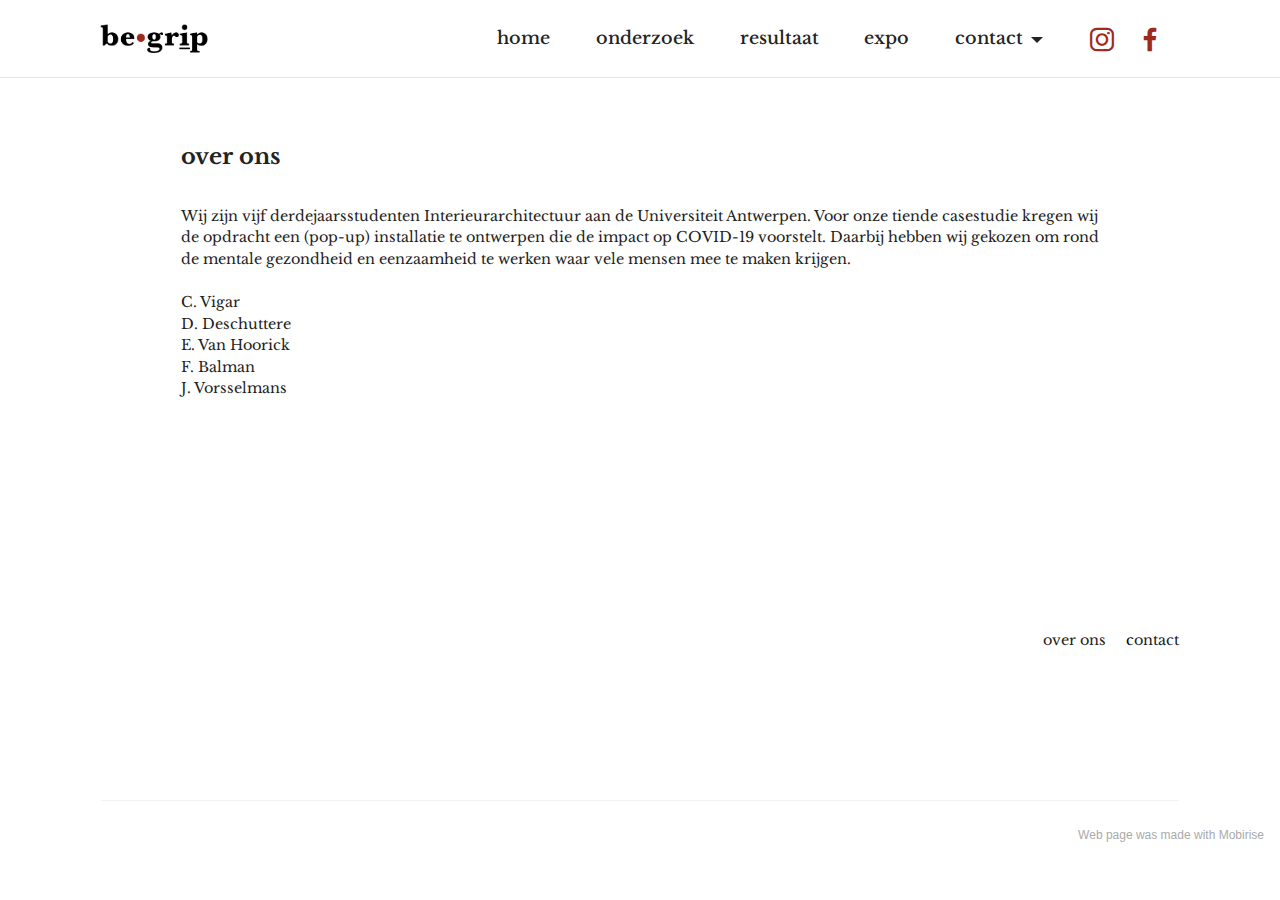
<file: page8.html>
<!DOCTYPE html>
<html  >
<head>
  <!-- Site made with Mobirise Website Builder v5.2.0, https://mobirise.com -->
  <meta charset="UTF-8">
  <meta http-equiv="X-UA-Compatible" content="IE=edge">
  <meta name="generator" content="Mobirise v5.2.0, mobirise.com">
  <meta name="viewport" content="width=device-width, initial-scale=1, minimum-scale=1">
  <link rel="shortcut icon" href="assets/images/favicon-1.png" type="image/x-icon">
  <meta name="description" content="">
  
  
  <title>over ons</title>
  <link rel="stylesheet" href="assets/tether/tether.min.css">
  <link rel="stylesheet" href="assets/bootstrap/css/bootstrap.min.css">
  <link rel="stylesheet" href="assets/bootstrap/css/bootstrap-grid.min.css">
  <link rel="stylesheet" href="assets/bootstrap/css/bootstrap-reboot.min.css">
  <link rel="stylesheet" href="assets/dropdown/css/style.css">
  <link rel="stylesheet" href="assets/socicon/css/styles.css">
  <link rel="stylesheet" href="assets/theme/css/style.css">
  <link rel="preload" as="style" href="assets/mobirise/css/mbr-additional.css"><link rel="stylesheet" href="assets/mobirise/css/mbr-additional.css" type="text/css">
  
  
  
  
</head>
<body>
  
  <section class="menu cid-sjtfqo8TtO" once="menu" id="menu1-39">
    
    <nav class="navbar navbar-dropdown navbar-fixed-top navbar-expand-lg">
        <div class="container">
            <div class="navbar-brand">
                <span class="navbar-logo">
                    <a href="page13.html">
                        <img src="assets/images/logo-5.jpeg" alt="Mobirise" style="height: 3.8rem;">
                    </a>
                </span>
                
            </div>
            <button class="navbar-toggler" type="button" data-toggle="collapse" data-target="#navbarSupportedContent" aria-controls="navbarNavAltMarkup" aria-expanded="false" aria-label="Toggle navigation">
                <div class="hamburger">
                    <span></span>
                    <span></span>
                    <span></span>
                    <span></span>
                </div>
            </button>
            <div class="collapse navbar-collapse" id="navbarSupportedContent">
                <ul class="navbar-nav nav-dropdown nav-right" data-app-modern-menu="true"><li class="nav-item"><a class="nav-link link text-black text-primary display-4" href="index.html">home</a></li><li class="nav-item"><a class="nav-link link text-black text-primary display-4" href="page3.html">onderzoek<br></a></li>
                    <li class="nav-item"><a class="nav-link link text-black text-primary display-4" href="page1.html" aria-expanded="false">resultaat</a></li><li class="nav-item"><a class="nav-link link text-black text-primary display-4" href="page12.html" aria-expanded="false">expo</a></li><li class="nav-item dropdown"><a class="nav-link link text-black text-primary dropdown-toggle display-4" href="#" data-toggle="dropdown-submenu" aria-expanded="false">contact</a><div class="dropdown-menu"><a class="text-black text-primary dropdown-item display-4" href="page2.html">contact</a><a class="text-black text-primary dropdown-item display-4" href="page8.html">over ons</a></div></li></ul>
                <div class="icons-menu">
                    <a class="iconfont-wrapper" href="https://www.instagram.com/be.grip/" target="_blank">
                        <span class="p-2 mbr-iconfont socicon-instagram socicon" style=""></span>
                    </a>
                    <a class="iconfont-wrapper" href="https://www.facebook.com/Groep-6-multidisciplinariteit-103822198232575" target="_blank">
                        <span class="p-2 mbr-iconfont socicon-facebook socicon"></span>
                    </a>
                    
                    
                </div>
                
            </div>
        </div>
    </nav>

</section>

<section class="content5 cid-shsRnzat5M" id="content5-1t">
    
    <div class="container">
        <div class="row justify-content-center">
            <div class="col-md-12 col-lg-10">
                
                <h4 class="mbr-section-subtitle mbr-fonts-style mb-4 display-5"><strong>over ons</strong></h4>
                <p class="mbr-text mbr-fonts-style display-7">Wij zijn vijf derdejaarsstudenten Interieurarchitectuur aan de Universiteit Antwerpen. Voor onze tiende casestudie kregen wij de opdracht een (pop-up) installatie te ontwerpen die de impact op COVID-19 voorstelt. Daarbij hebben wij gekozen om rond de mentale gezondheid en eenzaamheid te werken waar vele mensen mee te maken krijgen.&nbsp;<br><br>C. Vigar<br>D. Deschuttere<br>E. Van Hoorick<br>F. Balman<br>J. Vorsselmans<br></p>
            </div>
        </div>
    </div>
</section>

<section class="footer5 cid-sgTBoHTKOK mbr-reveal" once="footers" id="footer5-1r">

    

    

    <div class="container">
        <div class="media-container-row">
            <div class="col-md-2 col-6">
                <div class="media-wrap">
                    <a href="https://mobirise.co/">
                        <img src="assets/images/vraagteken-5.jpeg" alt="Mobirise">
                    </a>
                </div>
            </div>
            <div class="col-10 col-6">
                <p class="mbr-text align-right links mbr-fonts-style display-7"><a href="page8.html" class="text-primary">over ons</a>&nbsp; &nbsp; &nbsp;c<a href="page2.html" class="text-black">ontact</a>
                </p>
            </div>
        </div>
        <!-- <div class="media-container-row">
            <div class="col-md-12"> -->
        <div class="footer-lower">
            <div class="media-container-row">
                <div class="col-md-12">
                    <hr>
                </div>
            </div>
            <div class="media-container-row">
                <div class="col-md-6 copyright">
                    <p class="mbr-text mbr-fonts-style display-7">
                        © Copyright be.grip - All Rights Reserved
                    </p>
                </div>
                <div class="col-md-6">
                    <div class="social-list align-right">
                        <div class="soc-item">
                            <a href="https://www.instagram.com/be.grip/" target="_blank">
                                <span class="mbr-iconfont mbr-iconfont-social socicon-instagram socicon" style="color: rgb(0, 0, 0); fill: rgb(0, 0, 0);"></span>
                            </a>
                        </div>
                        <div class="soc-item">
                            <a href="https://www.facebook.com/Groep-6-multidisciplinariteit-103822198232575" target="_blank">
                                <span class="mbr-iconfont mbr-iconfont-social socicon-facebook socicon" style="color: rgb(0, 0, 0); fill: rgb(0, 0, 0);"></span>
                            </a>
                        </div>
                        
                        
                        
                        
                    </div>
                </div>
            </div>
            <!-- </div>
            </div> -->
        </div>

    </div>
</section><section style="background-color: #fff; font-family: -apple-system, BlinkMacSystemFont, 'Segoe UI', 'Roboto', 'Helvetica Neue', Arial, sans-serif; color:#aaa; font-size:12px; padding: 0; align-items: center; display: flex;"><a href="https://mobirise.site/n" style="flex: 1 1; height: 3rem; padding-left: 1rem;"></a><p style="flex: 0 0 auto; margin:0; padding-right:1rem;">Web page was <a href="https://mobirise.site/h" style="color:#aaa;">made with</a> Mobirise</p></section><script src="assets/web/assets/jquery/jquery.min.js"></script>  <script src="assets/popper/popper.min.js"></script>  <script src="assets/tether/tether.min.js"></script>  <script src="assets/bootstrap/js/bootstrap.min.js"></script>  <script src="assets/smoothscroll/smooth-scroll.js"></script>  <script src="assets/dropdown/js/nav-dropdown.js"></script>  <script src="assets/dropdown/js/navbar-dropdown.js"></script>  <script src="assets/touchswipe/jquery.touch-swipe.min.js"></script>  <script src="assets/theme/js/script.js"></script>  
  
  
</body>
</html>
</file>
<file: assets/dropdown/css/style.css>
.navbar-dropdown {
  left: 0;
  padding: 0;
  position: absolute;
  right: 0;
  top: 0;
  transition: all 0.45s ease;
  z-index: 1030;
  background: #282828; }
  .navbar-dropdown .navbar-logo {
    margin-right: 0.8rem;
    transition: margin 0.3s ease-in-out;
    vertical-align: middle; }
    .navbar-dropdown .navbar-logo img {
      height: 3.125rem;
      transition: all 0.3s ease-in-out; }
    .navbar-dropdown .navbar-logo.mbr-iconfont {
      font-size: 3.125rem;
      line-height: 3.125rem; }
  .navbar-dropdown .navbar-caption {
    font-weight: 700;
    white-space: normal;
    vertical-align: -4px;
    line-height: 3.125rem !important; }
    .navbar-dropdown .navbar-caption, .navbar-dropdown .navbar-caption:hover {
      color: inherit;
      text-decoration: none; }
  .navbar-dropdown .mbr-iconfont + .navbar-caption {
    vertical-align: -1px; }
  .navbar-dropdown.navbar-fixed-top {
    position: fixed; }
  .navbar-dropdown .navbar-brand span {
    vertical-align: -4px; }
  .navbar-dropdown.bg-color.transparent {
    background: none; }
  .navbar-dropdown.navbar-short .navbar-brand {
    padding: 0.625rem 0; }
    .navbar-dropdown.navbar-short .navbar-brand span {
      vertical-align: -1px; }
  .navbar-dropdown.navbar-short .navbar-caption {
    line-height: 2.375rem !important;
    vertical-align: -2px; }
  .navbar-dropdown.navbar-short .navbar-logo {
    margin-right: 0.5rem; }
    .navbar-dropdown.navbar-short .navbar-logo img {
      height: 2.375rem; }
    .navbar-dropdown.navbar-short .navbar-logo.mbr-iconfont {
      font-size: 2.375rem;
      line-height: 2.375rem; }
  .navbar-dropdown.navbar-short .mbr-table-cell {
    height: 3.625rem; }
  .navbar-dropdown .navbar-close {
    left: 0.6875rem;
    position: fixed;
    top: 0.75rem;
    z-index: 1000; }
  .navbar-dropdown .hamburger-icon {
    content: "";
    display: inline-block;
    vertical-align: middle;
    width: 16px;
    -webkit-box-shadow: 0 -6px 0 1px #282828,0 0 0 1px #282828,0 6px 0 1px #282828;
    -moz-box-shadow: 0 -6px 0 1px #282828,0 0 0 1px #282828,0 6px 0 1px #282828;
    box-shadow: 0 -6px 0 1px #282828,0 0 0 1px #282828,0 6px 0 1px #282828; }

.dropdown-menu .dropdown-toggle[data-toggle="dropdown-submenu"]::after {
  border-bottom: 0.35em solid transparent;
  border-left: 0.35em solid;
  border-right: 0;
  border-top: 0.35em solid transparent;
  margin-left: 0.3rem; }

.dropdown-menu .dropdown-item:focus {
  outline: 0; }

.nav-dropdown {
  font-size: 0.75rem;
  font-weight: 500;
  height: auto !important; }
  .nav-dropdown .nav-btn {
    padding-left: 1rem; }
  .nav-dropdown .link {
    margin: .667em 1.667em;
    font-weight: 500;
    padding: 0;
    transition: color .2s ease-in-out; }
    .nav-dropdown .link.dropdown-toggle {
      margin-right: 2.583em; }
      .nav-dropdown .link.dropdown-toggle::after {
        margin-left: .25rem;
        border-top: 0.35em solid;
        border-right: 0.35em solid transparent;
        border-left: 0.35em solid transparent;
        border-bottom: 0; }
      .nav-dropdown .link.dropdown-toggle[aria-expanded="true"] {
        margin: 0;
        padding: 0.667em 3.263em  0.667em 1.667em; }
  .nav-dropdown .link::after,
  .nav-dropdown .dropdown-item::after {
    color: inherit; }
  .nav-dropdown .btn {
    font-size: 0.75rem;
    font-weight: 700;
    letter-spacing: 0;
    margin-bottom: 0;
    padding-left: 1.25rem;
    padding-right: 1.25rem; }
  .nav-dropdown .dropdown-menu {
    border-radius: 0;
    border: 0;
    left: 0;
    margin: 0;
    padding-bottom: 1.25rem;
    padding-top: 1.25rem;
    position: relative; }
  .nav-dropdown .dropdown-submenu {
    margin-left: 0.125rem;
    top: 0; }
  .nav-dropdown .dropdown-item {
    font-weight: 500;
    line-height: 2;
    padding: 0.3846em 4.615em 0.3846em 1.5385em;
    position: relative;
    transition: color .2s ease-in-out, background-color .2s ease-in-out; }
    .nav-dropdown .dropdown-item::after {
      margin-top: -0.3077em;
      position: absolute;
      right: 1.1538em;
      top: 50%; }
    .nav-dropdown .dropdown-item:focus, .nav-dropdown .dropdown-item:hover {
      background: none; }

@media (max-width: 767px) {
  .nav-dropdown.navbar-toggleable-sm {
    bottom: 0;
    display: none;
    left: 0;
    overflow-x: hidden;
    position: fixed;
    top: 0;
    transform: translateX(-100%);
    -ms-transform: translateX(-100%);
    -webkit-transform: translateX(-100%);
    width: 18.75rem;
    z-index: 999; } }
.nav-dropdown.navbar-toggleable-xl {
  bottom: 0;
  display: none;
  left: 0;
  overflow-x: hidden;
  position: fixed;
  top: 0;
  transform: translateX(-100%);
  -ms-transform: translateX(-100%);
  -webkit-transform: translateX(-100%);
  width: 18.75rem;
  z-index: 999; }

.nav-dropdown-sm {
  display: block !important;
  overflow-x: hidden;
  overflow: auto;
  padding-top: 3.875rem; }
  .nav-dropdown-sm::after {
    content: "";
    display: block;
    height: 3rem;
    width: 100%; }
  .nav-dropdown-sm.collapse.in ~ .navbar-close {
    display: block !important; }
  .nav-dropdown-sm.collapsing, .nav-dropdown-sm.collapse.in {
    transform: translateX(0);
    -ms-transform: translateX(0);
    -webkit-transform: translateX(0);
    transition: all 0.25s ease-out;
    -webkit-transition: all 0.25s ease-out;
    background: #282828; }
  .nav-dropdown-sm.collapsing[aria-expanded="false"] {
    transform: translateX(-100%);
    -ms-transform: translateX(-100%);
    -webkit-transform: translateX(-100%); }
  .nav-dropdown-sm .nav-item {
    display: block;
    margin-left: 0 !important;
    padding-left: 0; }
  .nav-dropdown-sm .link,
  .nav-dropdown-sm .dropdown-item {
    border-top: 1px dotted rgba(255, 255, 255, 0.1);
    font-size: 0.8125rem;
    line-height: 1.6;
    margin: 0 !important;
    padding: 0.875rem 2.4rem 0.875rem 1.5625rem !important;
    position: relative;
    white-space: normal; }
    .nav-dropdown-sm .link:focus, .nav-dropdown-sm .link:hover,
    .nav-dropdown-sm .dropdown-item:focus,
    .nav-dropdown-sm .dropdown-item:hover {
      background: rgba(0, 0, 0, 0.2) !important;
      color: #c0a375; }
  .nav-dropdown-sm .nav-btn {
    position: relative;
    padding: 1.5625rem 1.5625rem 0 1.5625rem; }
    .nav-dropdown-sm .nav-btn::before {
      border-top: 1px dotted rgba(255, 255, 255, 0.1);
      content: "";
      left: 0;
      position: absolute;
      top: 0;
      width: 100%; }
    .nav-dropdown-sm .nav-btn + .nav-btn {
      padding-top: 0.625rem; }
      .nav-dropdown-sm .nav-btn + .nav-btn::before {
        display: none; }
  .nav-dropdown-sm .btn {
    padding: 0.625rem 0; }
  .nav-dropdown-sm .dropdown-toggle[data-toggle="dropdown-submenu"]::after {
    margin-left: .25rem;
    border-top: 0.35em solid;
    border-right: 0.35em solid transparent;
    border-left: 0.35em solid transparent;
    border-bottom: 0; }
  .nav-dropdown-sm .dropdown-toggle[data-toggle="dropdown-submenu"][aria-expanded="true"]::after {
    border-top: 0;
    border-right: 0.35em solid transparent;
    border-left: 0.35em solid transparent;
    border-bottom: 0.35em solid; }
  .nav-dropdown-sm .dropdown-menu {
    margin: 0;
    padding: 0;
    position: relative;
    top: 0;
    left: 0;
    width: 100%;
    border: 0;
    float: none;
    border-radius: 0;
    background: none; }
  .nav-dropdown-sm .dropdown-submenu {
    left: 100%;
    margin-left: 0.125rem;
    margin-top: -1.25rem;
    top: 0; }

.navbar-toggleable-sm .nav-dropdown .dropdown-menu {
  position: absolute; }

.navbar-toggleable-sm .nav-dropdown .dropdown-submenu {
  left: 100%;
  margin-left: 0.125rem;
  margin-top: -1.25rem;
  top: 0; }

.navbar-toggleable-sm.opened .nav-dropdown .dropdown-menu {
  position: relative; }

.navbar-toggleable-sm.opened .nav-dropdown .dropdown-submenu {
  left: 0;
  margin-left: 00rem;
  margin-top: 0rem;
  top: 0; }

.is-builder .nav-dropdown.collapsing {
  transition: none !important; }

/*# sourceMappingURL=style.css.map */
</file>
<file: assets/socicon/css/styles.css>
@charset "UTF-8";

@font-face {
  font-family: 'Socicon';
  src:  url('../fonts/socicon.eot');
  src:  url('../fonts/socicon.eot?#iefix') format('embedded-opentype'),
    url('../fonts/socicon.woff2') format('woff2'),
    url('../fonts/socicon.ttf') format('truetype'),
    url('../fonts/socicon.woff') format('woff'),
    url('../fonts/socicon.svg#socicon') format('svg');
  font-weight: normal;
  font-style: normal;
}

[data-icon]:before {
  font-family: "socicon" !important;
  content: attr(data-icon);
  font-style: normal !important;
  font-weight: normal !important;
  font-variant: normal !important;
  text-transform: none !important;
  speak: none;
  line-height: 1;
  -webkit-font-smoothing: antialiased;
  -moz-osx-font-smoothing: grayscale;
}

[class^="socicon-"], [class*=" socicon-"] {
  /* use !important to prevent issues with browser extensions that change fonts */
  font-family: 'Socicon' !important;
  speak: none;
  font-style: normal;
  font-weight: normal;
  font-variant: normal;
  text-transform: none;
  line-height: 1;

  /* Better Font Rendering =========== */
  -webkit-font-smoothing: antialiased;
  -moz-osx-font-smoothing: grayscale;
}

.socicon-eitaa:before {
  content: "\e97c";
}
.socicon-soroush:before {
  content: "\e97d";
}
.socicon-bale:before {
  content: "\e97e";
}
.socicon-zazzle:before {
  content: "\e97b";
}
.socicon-society6:before {
  content: "\e97a";
}
.socicon-redbubble:before {
  content: "\e979";
}
.socicon-avvo:before {
  content: "\e978";
}
.socicon-stitcher:before {
  content: "\e977";
}
.socicon-googlehangouts:before {
  content: "\e974";
}
.socicon-dlive:before {
  content: "\e975";
}
.socicon-vsco:before {
  content: "\e976";
}
.socicon-flipboard:before {
  content: "\e973";
}
.socicon-ubuntu:before {
  content: "\e958";
}
.socicon-artstation:before {
  content: "\e959";
}
.socicon-invision:before {
  content: "\e95a";
}
.socicon-torial:before {
  content: "\e95b";
}
.socicon-collectorz:before {
  content: "\e95c";
}
.socicon-seenthis:before {
  content: "\e95d";
}
.socicon-googleplaymusic:before {
  content: "\e95e";
}
.socicon-debian:before {
  content: "\e95f";
}
.socicon-filmfreeway:before {
  content: "\e960";
}
.socicon-gnome:before {
  content: "\e961";
}
.socicon-itchio:before {
  content: "\e962";
}
.socicon-jamendo:before {
  content: "\e963";
}
.socicon-mix:before {
  content: "\e964";
}
.socicon-sharepoint:before {
  content: "\e965";
}
.socicon-tinder:before {
  content: "\e966";
}
.socicon-windguru:before {
  content: "\e967";
}
.socicon-cdbaby:before {
  content: "\e968";
}
.socicon-elementaryos:before {
  content: "\e969";
}
.socicon-stage32:before {
  content: "\e96a";
}
.socicon-tiktok:before {
  content: "\e96b";
}
.socicon-gitter:before {
  content: "\e96c";
}
.socicon-letterboxd:before {
  content: "\e96d";
}
.socicon-threema:before {
  content: "\e96e";
}
.socicon-splice:before {
  content: "\e96f";
}
.socicon-metapop:before {
  content: "\e970";
}
.socicon-naver:before {
  content: "\e971";
}
.socicon-remote:before {
  content: "\e972";
}
.socicon-internet:before {
  content: "\e957";
}
.socicon-moddb:before {
  content: "\e94b";
}
.socicon-indiedb:before {
  content: "\e94c";
}
.socicon-traxsource:before {
  content: "\e94d";
}
.socicon-gamefor:before {
  content: "\e94e";
}
.socicon-pixiv:before {
  content: "\e94f";
}
.socicon-myanimelist:before {
  content: "\e950";
}
.socicon-blackberry:before {
  content: "\e951";
}
.socicon-wickr:before {
  content: "\e952";
}
.socicon-spip:before {
  content: "\e953";
}
.socicon-napster:before {
  content: "\e954";
}
.socicon-beatport:before {
  content: "\e955";
}
.socicon-hackerone:before {
  content: "\e956";
}
.socicon-hackernews:before {
  content: "\e946";
}
.socicon-smashwords:before {
  content: "\e947";
}
.socicon-kobo:before {
  content: "\e948";
}
.socicon-bookbub:before {
  content: "\e949";
}
.socicon-mailru:before {
  content: "\e94a";
}
.socicon-gitlab:before {
  content: "\e945";
}
.socicon-instructables:before {
  content: "\e944";
}
.socicon-portfolio:before {
  content: "\e943";
}
.socicon-codered:before {
  content: "\e940";
}
.socicon-origin:before {
  content: "\e941";
}
.socicon-nextdoor:before {
  content: "\e942";
}
.socicon-udemy:before {
  content: "\e93f";
}
.socicon-livemaster:before {
  content: "\e93e";
}
.socicon-crunchbase:before {
  content: "\e93b";
}
.socicon-homefy:before {
  content: "\e93c";
}
.socicon-calendly:before {
  content: "\e93d";
}
.socicon-realtor:before {
  content: "\e90f";
}
.socicon-tidal:before {
  content: "\e910";
}
.socicon-qobuz:before {
  content: "\e911";
}
.socicon-natgeo:before {
  content: "\e912";
}
.socicon-mastodon:before {
  content: "\e913";
}
.socicon-unsplash:before {
  content: "\e914";
}
.socicon-homeadvisor:before {
  content: "\e915";
}
.socicon-angieslist:before {
  content: "\e916";
}
.socicon-codepen:before {
  content: "\e917";
}
.socicon-slack:before {
  content: "\e918";
}
.socicon-openaigym:before {
  content: "\e919";
}
.socicon-logmein:before {
  content: "\e91a";
}
.socicon-fiverr:before {
  content: "\e91b";
}
.socicon-gotomeeting:before {
  content: "\e91c";
}
.socicon-aliexpress:before {
  content: "\e91d";
}
.socicon-guru:before {
  content: "\e91e";
}
.socicon-appstore:before {
  content: "\e91f";
}
.socicon-homes:before {
  content: "\e920";
}
.socicon-zoom:before {
  content: "\e921";
}
.socicon-alibaba:before {
  content: "\e922";
}
.socicon-craigslist:before {
  content: "\e923";
}
.socicon-wix:before {
  content: "\e924";
}
.socicon-redfin:before {
  content: "\e925";
}
.socicon-googlecalendar:before {
  content: "\e926";
}
.socicon-shopify:before {
  content: "\e927";
}
.socicon-freelancer:before {
  content: "\e928";
}
.socicon-seedrs:before {
  content: "\e929";
}
.socicon-bing:before {
  content: "\e92a";
}
.socicon-doodle:before {
  content: "\e92b";
}
.socicon-bonanza:before {
  content: "\e92c";
}
.socicon-squarespace:before {
  content: "\e92d";
}
.socicon-toptal:before {
  content: "\e92e";
}
.socicon-gust:before {
  content: "\e92f";
}
.socicon-ask:before {
  content: "\e930";
}
.socicon-trulia:before {
  content: "\e931";
}
.socicon-loomly:before {
  content: "\e932";
}
.socicon-ghost:before {
  content: "\e933";
}
.socicon-upwork:before {
  content: "\e934";
}
.socicon-fundable:before {
  content: "\e935";
}
.socicon-booking:before {
  content: "\e936";
}
.socicon-googlemaps:before {
  content: "\e937";
}
.socicon-zillow:before {
  content: "\e938";
}
.socicon-niconico:before {
  content: "\e939";
}
.socicon-toneden:before {
  content: "\e93a";
}
.socicon-augment:before {
  content: "\e908";
}
.socicon-bitbucket:before {
  content: "\e909";
}
.socicon-fyuse:before {
  content: "\e90a";
}
.socicon-yt-gaming:before {
  content: "\e90b";
}
.socicon-sketchfab:before {
  content: "\e90c";
}
.socicon-mobcrush:before {
  content: "\e90d";
}
.socicon-microsoft:before {
  content: "\e90e";
}
.socicon-pandora:before {
  content: "\e907";
}
.socicon-messenger:before {
  content: "\e906";
}
.socicon-gamewisp:before {
  content: "\e905";
}
.socicon-bloglovin:before {
  content: "\e904";
}
.socicon-tunein:before {
  content: "\e903";
}
.socicon-gamejolt:before {
  content: "\e901";
}
.socicon-trello:before {
  content: "\e902";
}
.socicon-spreadshirt:before {
  content: "\e900";
}
.socicon-500px:before {
  content: "\e000";
}
.socicon-8tracks:before {
  content: "\e001";
}
.socicon-airbnb:before {
  content: "\e002";
}
.socicon-alliance:before {
  content: "\e003";
}
.socicon-amazon:before {
  content: "\e004";
}
.socicon-amplement:before {
  content: "\e005";
}
.socicon-android:before {
  content: "\e006";
}
.socicon-angellist:before {
  content: "\e007";
}
.socicon-apple:before {
  content: "\e008";
}
.socicon-appnet:before {
  content: "\e009";
}
.socicon-baidu:before {
  content: "\e00a";
}
.socicon-bandcamp:before {
  content: "\e00b";
}
.socicon-battlenet:before {
  content: "\e00c";
}
.socicon-mixer:before {
  content: "\e00d";
}
.socicon-bebee:before {
  content: "\e00e";
}
.socicon-bebo:before {
  content: "\e00f";
}
.socicon-behance:before {
  content: "\e010";
}
.socicon-blizzard:before {
  content: "\e011";
}
.socicon-blogger:before {
  content: "\e012";
}
.socicon-buffer:before {
  content: "\e013";
}
.socicon-chrome:before {
  content: "\e014";
}
.socicon-coderwall:before {
  content: "\e015";
}
.socicon-curse:before {
  content: "\e016";
}
.socicon-dailymotion:before {
  content: "\e017";
}
.socicon-deezer:before {
  content: "\e018";
}
.socicon-delicious:before {
  content: "\e019";
}
.socicon-deviantart:before {
  content: "\e01a";
}
.socicon-diablo:before {
  content: "\e01b";
}
.socicon-digg:before {
  content: "\e01c";
}
.socicon-discord:before {
  content: "\e01d";
}
.socicon-disqus:before {
  content: "\e01e";
}
.socicon-douban:before {
  content: "\e01f";
}
.socicon-draugiem:before {
  content: "\e020";
}
.socicon-dribbble:before {
  content: "\e021";
}
.socicon-drupal:before {
  content: "\e022";
}
.socicon-ebay:before {
  content: "\e023";
}
.socicon-ello:before {
  content: "\e024";
}
.socicon-endomodo:before {
  content: "\e025";
}
.socicon-envato:before {
  content: "\e026";
}
.socicon-etsy:before {
  content: "\e027";
}
.socicon-facebook:before {
  content: "\e028";
}
.socicon-feedburner:before {
  content: "\e029";
}
.socicon-filmweb:before {
  content: "\e02a";
}
.socicon-firefox:before {
  content: "\e02b";
}
.socicon-flattr:before {
  content: "\e02c";
}
.socicon-flickr:before {
  content: "\e02d";
}
.socicon-formulr:before {
  content: "\e02e";
}
.socicon-forrst:before {
  content: "\e02f";
}
.socicon-foursquare:before {
  content: "\e030";
}
.socicon-friendfeed:before {
  content: "\e031";
}
.socicon-github:before {
  content: "\e032";
}
.socicon-goodreads:before {
  content: "\e033";
}
.socicon-google:before {
  content: "\e034";
}
.socicon-googlescholar:before {
  content: "\e035";
}
.socicon-googlegroups:before {
  content: "\e036";
}
.socicon-googlephotos:before {
  content: "\e037";
}
.socicon-googleplus:before {
  content: "\e038";
}
.socicon-grooveshark:before {
  content: "\e039";
}
.socicon-hackerrank:before {
  content: "\e03a";
}
.socicon-hearthstone:before {
  content: "\e03b";
}
.socicon-hellocoton:before {
  content: "\e03c";
}
.socicon-heroes:before {
  content: "\e03d";
}
.socicon-smashcast:before {
  content: "\e03e";
}
.socicon-horde:before {
  content: "\e03f";
}
.socicon-houzz:before {
  content: "\e040";
}
.socicon-icq:before {
  content: "\e041";
}
.socicon-identica:before {
  content: "\e042";
}
.socicon-imdb:before {
  content: "\e043";
}
.socicon-instagram:before {
  content: "\e044";
}
.socicon-issuu:before {
  content: "\e045";
}
.socicon-istock:before {
  content: "\e046";
}
.socicon-itunes:before {
  content: "\e047";
}
.socicon-keybase:before {
  content: "\e048";
}
.socicon-lanyrd:before {
  content: "\e049";
}
.socicon-lastfm:before {
  content: "\e04a";
}
.socicon-line:before {
  content: "\e04b";
}
.socicon-linkedin:before {
  content: "\e04c";
}
.socicon-livejournal:before {
  content: "\e04d";
}
.socicon-lyft:before {
  content: "\e04e";
}
.socicon-macos:before {
  content: "\e04f";
}
.socicon-mail:before {
  content: "\e050";
}
.socicon-medium:before {
  content: "\e051";
}
.socicon-meetup:before {
  content: "\e052";
}
.socicon-mixcloud:before {
  content: "\e053";
}
.socicon-modelmayhem:before {
  content: "\e054";
}
.socicon-mumble:before {
  content: "\e055";
}
.socicon-myspace:before {
  content: "\e056";
}
.socicon-newsvine:before {
  content: "\e057";
}
.socicon-nintendo:before {
  content: "\e058";
}
.socicon-npm:before {
  content: "\e059";
}
.socicon-odnoklassniki:before {
  content: "\e05a";
}
.socicon-openid:before {
  content: "\e05b";
}
.socicon-opera:before {
  content: "\e05c";
}
.socicon-outlook:before {
  content: "\e05d";
}
.socicon-overwatch:before {
  content: "\e05e";
}
.socicon-patreon:before {
  content: "\e05f";
}
.socicon-paypal:before {
  content: "\e060";
}
.socicon-periscope:before {
  content: "\e061";
}
.socicon-persona:before {
  content: "\e062";
}
.socicon-pinterest:before {
  content: "\e063";
}
.socicon-play:before {
  content: "\e064";
}
.socicon-player:before {
  content: "\e065";
}
.socicon-playstation:before {
  content: "\e066";
}
.socicon-pocket:before {
  content: "\e067";
}
.socicon-qq:before {
  content: "\e068";
}
.socicon-quora:before {
  content: "\e069";
}
.socicon-raidcall:before {
  content: "\e06a";
}
.socicon-ravelry:before {
  content: "\e06b";
}
.socicon-reddit:before {
  content: "\e06c";
}
.socicon-renren:before {
  content: "\e06d";
}
.socicon-researchgate:before {
  content: "\e06e";
}
.socicon-residentadvisor:before {
  content: "\e06f";
}
.socicon-reverbnation:before {
  content: "\e070";
}
.socicon-rss:before {
  content: "\e071";
}
.socicon-sharethis:before {
  content: "\e072";
}
.socicon-skype:before {
  content: "\e073";
}
.socicon-slideshare:before {
  content: "\e074";
}
.socicon-smugmug:before {
  content: "\e075";
}
.socicon-snapchat:before {
  content: "\e076";
}
.socicon-songkick:before {
  content: "\e077";
}
.socicon-soundcloud:before {
  content: "\e078";
}
.socicon-spotify:before {
  content: "\e079";
}
.socicon-stackexchange:before {
  content: "\e07a";
}
.socicon-stackoverflow:before {
  content: "\e07b";
}
.socicon-starcraft:before {
  content: "\e07c";
}
.socicon-stayfriends:before {
  content: "\e07d";
}
.socicon-steam:before {
  content: "\e07e";
}
.socicon-storehouse:before {
  content: "\e07f";
}
.socicon-strava:before {
  content: "\e080";
}
.socicon-streamjar:before {
  content: "\e081";
}
.socicon-stumbleupon:before {
  content: "\e082";
}
.socicon-swarm:before {
  content: "\e083";
}
.socicon-teamspeak:before {
  content: "\e084";
}
.socicon-teamviewer:before {
  content: "\e085";
}
.socicon-technorati:before {
  content: "\e086";
}
.socicon-telegram:before {
  content: "\e087";
}
.socicon-tripadvisor:before {
  content: "\e088";
}
.socicon-tripit:before {
  content: "\e089";
}
.socicon-triplej:before {
  content: "\e08a";
}
.socicon-tumblr:before {
  content: "\e08b";
}
.socicon-twitch:before {
  content: "\e08c";
}
.socicon-twitter:before {
  content: "\e08d";
}
.socicon-uber:before {
  content: "\e08e";
}
.socicon-ventrilo:before {
  content: "\e08f";
}
.socicon-viadeo:before {
  content: "\e090";
}
.socicon-viber:before {
  content: "\e091";
}
.socicon-viewbug:before {
  content: "\e092";
}
.socicon-vimeo:before {
  content: "\e093";
}
.socicon-vine:before {
  content: "\e094";
}
.socicon-vkontakte:before {
  content: "\e095";
}
.socicon-warcraft:before {
  content: "\e096";
}
.socicon-wechat:before {
  content: "\e097";
}
.socicon-weibo:before {
  content: "\e098";
}
.socicon-whatsapp:before {
  content: "\e099";
}
.socicon-wikipedia:before {
  content: "\e09a";
}
.socicon-windows:before {
  content: "\e09b";
}
.socicon-wordpress:before {
  content: "\e09c";
}
.socicon-wykop:before {
  content: "\e09d";
}
.socicon-xbox:before {
  content: "\e09e";
}
.socicon-xing:before {
  content: "\e09f";
}
.socicon-yahoo:before {
  content: "\e0a0";
}
.socicon-yammer:before {
  content: "\e0a1";
}
.socicon-yandex:before {
  content: "\e0a2";
}
.socicon-yelp:before {
  content: "\e0a3";
}
.socicon-younow:before {
  content: "\e0a4";
}
.socicon-youtube:before {
  content: "\e0a5";
}
.socicon-zapier:before {
  content: "\e0a6";
}
.socicon-zerply:before {
  content: "\e0a7";
}
.socicon-zomato:before {
  content: "\e0a8";
}
.socicon-zynga:before {
  content: "\e0a9";
}
</file>
<file: assets/theme/css/style.css>
section {
  background-color: #ffffff;
}

body {
  font-style: normal;
  line-height: 1.5;
  font-weight: 400;
  color: #232323;
  position: relative;
}

section,
.container,
.container-fluid {
  position: relative;
  word-wrap: break-word;
}

a.mbr-iconfont:hover {
  text-decoration: none;
}

.article .lead p,
.article .lead ul,
.article .lead ol,
.article .lead pre,
.article .lead blockquote {
  margin-bottom: 0;
}

a {
  font-style: normal;
  font-weight: 400;
  cursor: pointer;
}

a, a:hover {
  text-decoration: none;
}

.mbr-section-title {
  font-style: normal;
  line-height: 1.3;
}

.mbr-section-subtitle {
  line-height: 1.3;
}

.mbr-text {
  font-style: normal;
  line-height: 1.7;
}

h1,
h2,
h3,
h4,
h5,
h6,
.display-1,
.display-2,
.display-4,
.display-5,
.display-7,
span,
p,
a {
  line-height: 1;
  word-break: break-word;
  word-wrap: break-word;
  font-weight: 400;
}

b,
strong {
  font-weight: bold;
}

input:-webkit-autofill, input:-webkit-autofill:hover, input:-webkit-autofill:focus, input:-webkit-autofill:active {
  -webkit-transition-delay: 9999s;
          transition-delay: 9999s;
  -webkit-transition-property: background-color, color;
  transition-property: background-color, color;
}

textarea[type="hidden"] {
  display: none;
}

section {
  background-position: 50% 50%;
  background-repeat: no-repeat;
  background-size: cover;
}

section .mbr-background-video,
section .mbr-background-video-preview {
  position: absolute;
  bottom: 0;
  left: 0;
  right: 0;
  top: 0;
}

.hidden {
  visibility: hidden;
}

.mbr-z-index20 {
  z-index: 20;
}

/*! Base colors */
.mbr-white {
  color: #ffffff;
}

.mbr-black {
  color: #111111;
}

.mbr-bg-white {
  background-color: #ffffff;
}

.mbr-bg-black {
  background-color: #000000;
}

/*! Text-aligns */
.align-left {
  text-align: left;
}

.align-center {
  text-align: center;
}

.align-right {
  text-align: right;
}

/*! Font-weight  */
.mbr-light {
  font-weight: 300;
}

.mbr-regular {
  font-weight: 400;
}

.mbr-semibold {
  font-weight: 500;
}

.mbr-bold {
  font-weight: 700;
}

/*! Media  */
.media-content {
  -ms-flex-preferred-size: 100%;
      flex-basis: 100%;
}

.media-container-row {
  display: -webkit-box;
  display: -ms-flexbox;
  display: flex;
  -webkit-box-orient: horizontal;
  -webkit-box-direction: normal;
      -ms-flex-direction: row;
          flex-direction: row;
  -ms-flex-wrap: wrap;
      flex-wrap: wrap;
  -webkit-box-pack: center;
      -ms-flex-pack: center;
          justify-content: center;
  -ms-flex-line-pack: center;
      align-content: center;
  -webkit-box-align: start;
      -ms-flex-align: start;
          align-items: start;
}

.media-container-row .media-size-item {
  width: 400px;
}

.media-container-column {
  display: -webkit-box;
  display: -ms-flexbox;
  display: flex;
  -webkit-box-orient: vertical;
  -webkit-box-direction: normal;
      -ms-flex-direction: column;
          flex-direction: column;
  -ms-flex-wrap: wrap;
      flex-wrap: wrap;
  -webkit-box-pack: center;
      -ms-flex-pack: center;
          justify-content: center;
  -ms-flex-line-pack: center;
      align-content: center;
  -webkit-box-align: stretch;
      -ms-flex-align: stretch;
          align-items: stretch;
}

.media-container-column > * {
  width: 100%;
}

@media (min-width: 992px) {
  .media-container-row {
    -ms-flex-wrap: nowrap;
        flex-wrap: nowrap;
  }
}

figure {
  margin-bottom: 0;
  overflow: hidden;
}

figure[mbr-media-size] {
  -webkit-transition: width 0.1s;
  transition: width 0.1s;
}

img,
iframe {
  display: block;
  width: 100%;
}

.card {
  background-color: transparent;
  border: none;
}

.card-box {
  width: 100%;
}

.card-img {
  text-align: center;
  -ms-flex-negative: 0;
      flex-shrink: 0;
  -webkit-flex-shrink: 0;
}

.media {
  max-width: 100%;
  margin: 0 auto;
}

.mbr-figure {
  -ms-flex-item-align: center;
      -ms-grid-row-align: center;
      align-self: center;
}

.media-container > div {
  max-width: 100%;
}

.mbr-figure img,
.card-img img {
  width: 100%;
}

@media (max-width: 991px) {
  .media-size-item {
    width: auto !important;
  }
  .media {
    width: auto;
  }
  .mbr-figure {
    width: 100% !important;
  }
}

/*! Buttons */
.mbr-section-btn {
  margin-left: -0.6rem;
  margin-right: -0.6rem;
  font-size: 0;
}

.btn {
  font-weight: 600;
  border-width: 1px;
  font-style: normal;
  margin: 0.6rem 0.6rem;
  white-space: normal;
  -webkit-transition: all 0.2s ease-in-out;
  transition: all 0.2s ease-in-out;
  display: -webkit-inline-box;
  display: -ms-inline-flexbox;
  display: inline-flex;
  -webkit-box-align: center;
      -ms-flex-align: center;
          align-items: center;
  -webkit-box-pack: center;
      -ms-flex-pack: center;
          justify-content: center;
  word-break: break-word;
}

.btn-sm {
  font-weight: 600;
  letter-spacing: 0px;
  -webkit-transition: all 0.3s ease-in-out;
  transition: all 0.3s ease-in-out;
}

.btn-md {
  font-weight: 600;
  letter-spacing: 0px;
  -webkit-transition: all 0.3s ease-in-out;
  transition: all 0.3s ease-in-out;
}

.btn-lg {
  font-weight: 600;
  letter-spacing: 0px;
  -webkit-transition: all 0.3s ease-in-out;
  transition: all 0.3s ease-in-out;
}

.btn-form {
  margin: 0;
}

.btn-form:hover {
  cursor: pointer;
}

nav .mbr-section-btn {
  margin-left: 0rem;
  margin-right: 0rem;
}

/*! Btn icon margin */
.btn .mbr-iconfont,
.btn.btn-sm .mbr-iconfont {
  -webkit-box-ordinal-group: 2;
      -ms-flex-order: 1;
          order: 1;
  cursor: pointer;
  margin-left: 0.5rem;
  vertical-align: sub;
}

.btn.btn-md .mbr-iconfont,
.btn.btn-md .mbr-iconfont {
  margin-left: 0.8rem;
}

.mbr-regular {
  font-weight: 400;
}

.mbr-semibold {
  font-weight: 500;
}

.mbr-bold {
  font-weight: 700;
}

[type="submit"] {
  -webkit-appearance: none;
}

/*! Full-screen */
.mbr-fullscreen .mbr-overlay {
  min-height: 100vh;
}

.mbr-fullscreen {
  display: -webkit-box;
  display: -ms-flexbox;
  display: flex;
  display: -moz-flex;
  display: -ms-flex;
  display: -o-flex;
  -webkit-box-align: center;
      -ms-flex-align: center;
          align-items: center;
  min-height: 100vh;
  padding-top: 3rem;
  padding-bottom: 3rem;
}

/*! Map */
.map {
  height: 25rem;
  position: relative;
}

.map iframe {
  width: 100%;
  height: 100%;
}

/*! Scroll to top arrow */
.mbr-arrow-up {
  bottom: 25px;
  right: 90px;
  position: fixed;
  text-align: right;
  z-index: 5000;
  color: #ffffff;
  font-size: 22px;
}

.mbr-arrow-up a {
  background: rgba(0, 0, 0, 0.2);
  border-radius: 50%;
  color: #fff;
  display: inline-block;
  height: 60px;
  width: 60px;
  border: 2px solid #fff;
  outline-style: none !important;
  position: relative;
  text-decoration: none;
  -webkit-transition: all 0.3s ease-in-out;
  transition: all 0.3s ease-in-out;
  cursor: pointer;
  text-align: center;
}

.mbr-arrow-up a:hover {
  background-color: rgba(0, 0, 0, 0.4);
}

.mbr-arrow-up a i {
  line-height: 60px;
}

.mbr-arrow-up-icon {
  display: block;
  color: #fff;
}

.mbr-arrow-up-icon::before {
  content: "\203a";
  display: inline-block;
  font-family: serif;
  font-size: 22px;
  line-height: 1;
  font-style: normal;
  position: relative;
  top: 6px;
  left: -4px;
  -webkit-transform: rotate(-90deg);
          transform: rotate(-90deg);
}

/*! Arrow Down */
.mbr-arrow {
  position: absolute;
  bottom: 45px;
  left: 50%;
  width: 60px;
  height: 60px;
  cursor: pointer;
  background-color: rgba(80, 80, 80, 0.5);
  border-radius: 50%;
  -webkit-transform: translateX(-50%);
          transform: translateX(-50%);
}

@media (max-width: 767px) {
  .mbr-arrow {
    display: none;
  }
}

.mbr-arrow > a {
  display: inline-block;
  text-decoration: none;
  outline-style: none;
  -webkit-animation: arrowdown 1.7s ease-in-out infinite;
          animation: arrowdown 1.7s ease-in-out infinite;
  color: #ffffff;
}

.mbr-arrow > a > i {
  position: absolute;
  top: -2px;
  left: 15px;
  font-size: 2rem;
}

#scrollToTop a i::before {
  content: "";
  position: absolute;
  display: block;
  border-bottom: 2.5px solid #fff;
  border-left: 2.5px solid #fff;
  width: 27.8%;
  height: 27.8%;
  left: 50%;
  top: 50%;
  -webkit-transform: rotate(135deg);
  transform: translateY(-30%) translateX(-50%) rotate(135deg);
}

@keyframes arrowdown {
  0% {
    -webkit-transform: translateY(0px);
            transform: translateY(0px);
  }
  50% {
    -webkit-transform: translateY(-5px);
            transform: translateY(-5px);
  }
  100% {
    -webkit-transform: translateY(0px);
            transform: translateY(0px);
  }
}

@-webkit-keyframes arrowdown {
  0% {
    -webkit-transform: translateY(0px);
            transform: translateY(0px);
  }
  50% {
    -webkit-transform: translateY(-5px);
            transform: translateY(-5px);
  }
  100% {
    -webkit-transform: translateY(0px);
            transform: translateY(0px);
  }
}

@media (max-width: 500px) {
  .mbr-arrow-up {
    left: 50%;
    right: auto;
  }
}

/*Gradients animation*/
@keyframes gradient-animation {
  from {
    background-position: 0% 100%;
    -webkit-animation-timing-function: ease-in-out;
            animation-timing-function: ease-in-out;
  }
  to {
    background-position: 100% 0%;
    -webkit-animation-timing-function: ease-in-out;
            animation-timing-function: ease-in-out;
  }
}

@-webkit-keyframes gradient-animation {
  from {
    background-position: 0% 100%;
    -webkit-animation-timing-function: ease-in-out;
            animation-timing-function: ease-in-out;
  }
  to {
    background-position: 100% 0%;
    -webkit-animation-timing-function: ease-in-out;
            animation-timing-function: ease-in-out;
  }
}

.bg-gradient {
  background-size: 200% 200%;
  animation: gradient-animation 5s infinite alternate;
  -webkit-animation: gradient-animation 5s infinite alternate;
}

.menu .navbar-brand {
  display: -webkit-flex;
}

.menu .navbar-brand span {
  display: -webkit-box;
  display: -ms-flexbox;
  display: flex;
  display: -webkit-flex;
}

.menu .navbar-brand .navbar-caption-wrap {
  display: -webkit-flex;
}

.menu .navbar-brand .navbar-logo img {
  display: -webkit-flex;
}

@media (min-width: 768px) and (max-width: 991px) {
  .menu .navbar-toggleable-sm .navbar-nav {
    display: -webkit-box;
    display: -ms-flexbox;
  }
}

@media (max-width: 991px) {
  .menu .navbar-collapse {
    max-height: 93.5vh;
  }
  .menu .navbar-collapse.show {
    overflow: auto;
  }
}

@media (min-width: 992px) {
  .menu .navbar-nav.nav-dropdown {
    display: -webkit-flex;
  }
  .menu .navbar-toggleable-sm .navbar-collapse {
    display: -webkit-flex !important;
  }
  .menu .collapsed .navbar-collapse {
    max-height: 93.5vh;
  }
  .menu .collapsed .navbar-collapse.show {
    overflow: auto;
  }
}

@media (max-width: 767px) {
  .menu .navbar-collapse {
    max-height: 80vh;
  }
}

.nav-link .mbr-iconfont {
  margin-right: .5rem;
}

.navbar {
  display: -webkit-flex;
  -webkit-flex-wrap: wrap;
  -webkit-align-items: center;
  -webkit-justify-content: space-between;
}

.navbar-collapse {
  -webkit-flex-basis: 100%;
  -webkit-flex-grow: 1;
  -webkit-align-items: center;
}

.nav-dropdown .link {
  padding: 0.667em 1.667em !important;
  margin: 0 !important;
}

.nav {
  display: -webkit-flex;
  -webkit-flex-wrap: wrap;
}

.row {
  display: -webkit-flex;
  -webkit-flex-wrap: wrap;
}

.justify-content-center {
  -webkit-justify-content: center;
}

.form-inline {
  display: -webkit-flex;
}

.card-wrapper {
  -webkit-flex: 1;
}

.carousel-control {
  z-index: 10;
  display: -webkit-flex;
}

.carousel-controls {
  display: -webkit-flex;
}

.media {
  display: -webkit-flex;
}

.form-group:focus {
  outline: none;
}

.jq-selectbox__select {
  padding: 7px 0;
  position: relative;
}

.jq-selectbox__dropdown {
  overflow: hidden;
  border-radius: 10px;
  position: absolute;
  top: 100%;
  left: 0 !important;
  width: 100% !important;
}

.jq-selectbox__trigger-arrow {
  right: 0;
  -webkit-transform: translateY(-50%);
          transform: translateY(-50%);
}

.jq-selectbox li {
  padding: 1.07em 0.5em;
}

input[type="range"] {
  padding-left: 0 !important;
  padding-right: 0 !important;
}

.modal-dialog,
.modal-content {
  height: 100%;
}

.modal-dialog .carousel-inner {
  height: calc(100vh - 1.75rem);
}

@media (max-width: 575px) {
  .modal-dialog .carousel-inner {
    height: calc(100vh - 1rem);
  }
}

.carousel-item {
  text-align: center;
}

.carousel-item img {
  margin: auto;
}

.navbar-toggler {
  -webkit-align-self: flex-start;
  -ms-flex-item-align: start;
  align-self: flex-start;
  padding: 0.25rem 0.75rem;
  font-size: 1.25rem;
  line-height: 1;
  background: transparent;
  border: 1px solid transparent;
  border-radius: 0.25rem;
}

.navbar-toggler:focus,
.navbar-toggler:hover {
  text-decoration: none;
}

.navbar-toggler-icon {
  display: inline-block;
  width: 1.5em;
  height: 1.5em;
  vertical-align: middle;
  content: "";
  background: no-repeat center center;
  background-size: 100% 100%;
}

.navbar-toggler-left {
  position: absolute;
  left: 1rem;
}

.navbar-toggler-right {
  position: absolute;
  right: 1rem;
}

.card-img {
  width: auto;
}

.menu .navbar.collapsed:not(.beta-menu) {
  -webkit-box-orient: vertical;
  -webkit-box-direction: normal;
      -ms-flex-direction: column;
          flex-direction: column;
}

.carousel-item.active,
.carousel-item-next,
.carousel-item-prev {
  display: -webkit-box;
  display: -ms-flexbox;
  display: flex;
}

.note-air-layout .dropup .dropdown-menu,
.note-air-layout .navbar-fixed-bottom .dropdown .dropdown-menu {
  bottom: initial !important;
}

html,
body {
  height: auto;
  min-height: 100vh;
}

.dropup .dropdown-toggle::after {
  display: none;
}

.form-asterisk {
  font-family: initial;
  position: absolute;
  top: -2px;
  font-weight: normal;
}

.form-control-label {
  position: relative;
  cursor: pointer;
  margin-bottom: 0.357em;
  padding: 0;
}

.alert {
  color: #ffffff;
  border-radius: 0;
  border: 0;
  font-size: 1.1rem;
  line-height: 1.5;
  margin-bottom: 1.875rem;
  padding: 1.25rem;
  position: relative;
  text-align: center;
}

.alert.alert-form::after {
  background-color: inherit;
  bottom: -7px;
  content: "";
  display: block;
  height: 14px;
  left: 50%;
  margin-left: -7px;
  position: absolute;
  -webkit-transform: rotate(45deg);
          transform: rotate(45deg);
  width: 14px;
}

.form-control {
  background-color: #ffffff;
  background-clip: border-box;
  color: #232323;
  line-height: 1rem !important;
  height: auto;
  padding: 0.6rem 1.2rem;
  -webkit-transition: border-color 0.25s ease 0s;
  transition: border-color 0.25s ease 0s;
  border: 1px solid transparent !important;
  border-radius: 4px;
  -webkit-box-shadow: rgba(0, 0, 0, 0.07) 0px 1px 1px 0px, rgba(0, 0, 0, 0.07) 0px 1px 3px 0px, rgba(0, 0, 0, 0.03) 0px 0px 0px 1px;
          box-shadow: rgba(0, 0, 0, 0.07) 0px 1px 1px 0px, rgba(0, 0, 0, 0.07) 0px 1px 3px 0px, rgba(0, 0, 0, 0.03) 0px 0px 0px 1px;
}

.form-active .form-control:invalid {
  border-color: red;
}

form .row {
  margin-left: -0.6rem;
  margin-right: -0.6rem;
}

form .row [class*="col"] {
  padding-left: 0.6rem;
  padding-right: 0.6rem;
}

form .mbr-section-btn {
  margin: 0;
  padding-left: 0.6rem;
  padding-right: 0.6rem;
}

form .btn {
  display: -webkit-box;
  display: -ms-flexbox;
  display: flex;
  padding: 0.6rem 1.2rem;
  margin: 0;
}

form .form-check-input {
  margin-top: .5;
}

textarea.form-control {
  line-height: 1.5rem !important;
}

.form-group {
  margin-bottom: 1.2rem;
}

.form-control,
form .btn {
  min-height: 48px;
}

.gdpr-block label span.textGDPR input[name='gdpr'] {
  top: 7px;
}

.form-control:focus {
  -webkit-box-shadow: none;
          box-shadow: none;
}

:focus {
  outline: none;
}

.mbr-overlay {
  background-color: #000;
  bottom: 0;
  left: 0;
  opacity: 0.5;
  position: absolute;
  right: 0;
  top: 0;
  z-index: 0;
  pointer-events: none;
}

blockquote {
  font-style: italic;
  padding: 3rem;
  font-size: 1.09rem;
  position: relative;
  border-left: 3px solid;
}

ul,
ol,
pre,
blockquote {
  margin-bottom: 2.3125rem;
}

.mt-4 {
  margin-top: 2rem !important;
}

.mb-4 {
  margin-bottom: 2rem !important;
}

@media (min-width: 992px) {
  .container {
    padding-left: 16px;
    padding-right: 16px;
  }
  .row {
    margin-left: -16px;
    margin-right: -16px;
  }
  .row > [class*="col"] {
    padding-left: 16px;
    padding-right: 16px;
  }
}

@media (min-width: 768px) {
  .container-fluid {
    padding-left: 32px;
    padding-right: 32px;
  }
}

@media (min-width: 768px) and (max-width: 991px) {
  .mbr-container {
    padding-left: 32px;
    padding-right: 32px;
  }
}

@media (max-width: 767px) {
  .mbr-container {
    padding-left: 16px;
    padding-right: 16px;
  }
}

.card-wrapper,
.item-wrapper {
  overflow: hidden;
}

.app-video-wrapper > img {
  opacity: 1;
}
/*# sourceMappingURL=style.css.map */.engine {
	position: absolute;
	text-indent: -2400px;
	text-align: center;
	padding: 0;
	top: 0;
	left: -2400px;
}
</file>
<file: assets/mobirise/css/mbr-additional.css>
@import url(https://fonts.googleapis.com/css?family=Libre+Baskerville:400,400i,700&display=swap);





body {
  font-family: IBM Plex Sans;
}
.display-1 {
  font-family: 'Libre Baskerville', serif;
  font-size: 1.5rem;
  line-height: 1.1;
}
.display-1 > .mbr-iconfont {
  font-size: 1.875rem;
}
.display-2 {
  font-family: 'Libre Baskerville', serif;
  font-size: 2.5rem;
  line-height: 1.1;
}
.display-2 > .mbr-iconfont {
  font-size: 3.125rem;
}
.display-4 {
  font-family: 'Libre Baskerville', serif;
  font-size: 1.1rem;
  line-height: 1.5;
}
.display-4 > .mbr-iconfont {
  font-size: 1.375rem;
}
.display-5 {
  font-family: 'Libre Baskerville', serif;
  font-size: 1.4rem;
  line-height: 1.5;
}
.display-5 > .mbr-iconfont {
  font-size: 1.75rem;
}
.display-7 {
  font-family: 'Libre Baskerville', serif;
  font-size: 0.9rem;
  line-height: 1.5;
}
.display-7 > .mbr-iconfont {
  font-size: 1.125rem;
}
/* ---- Fluid typography for mobile devices ---- */
/* 1.4 - font scale ratio ( bootstrap == 1.42857 ) */
/* 100vw - current viewport width */
/* (48 - 20)  48 == 48rem == 768px, 20 == 20rem == 320px(minimal supported viewport) */
/* 0.65 - min scale variable, may vary */
@media (max-width: 992px) {
  .display-1 {
    font-size: 1.2rem;
  }
}
@media (max-width: 768px) {
  .display-1 {
    font-size: 1.05rem;
    font-size: calc( 1.175rem + (1.5 - 1.175) * ((100vw - 20rem) / (48 - 20)));
    line-height: calc( 1.1 * (1.175rem + (1.5 - 1.175) * ((100vw - 20rem) / (48 - 20))));
  }
  .display-2 {
    font-size: 2rem;
    font-size: calc( 1.525rem + (2.5 - 1.525) * ((100vw - 20rem) / (48 - 20)));
    line-height: calc( 1.3 * (1.525rem + (2.5 - 1.525) * ((100vw - 20rem) / (48 - 20))));
  }
  .display-4 {
    font-size: 0.88rem;
    font-size: calc( 1.0350000000000001rem + (1.1 - 1.0350000000000001) * ((100vw - 20rem) / (48 - 20)));
    line-height: calc( 1.4 * (1.0350000000000001rem + (1.1 - 1.0350000000000001) * ((100vw - 20rem) / (48 - 20))));
  }
  .display-5 {
    font-size: 1.12rem;
    font-size: calc( 1.14rem + (1.4 - 1.14) * ((100vw - 20rem) / (48 - 20)));
    line-height: calc( 1.4 * (1.14rem + (1.4 - 1.14) * ((100vw - 20rem) / (48 - 20))));
  }
  .display-7 {
    font-size: 0.72rem;
    font-size: calc( 0.965rem + (0.9 - 0.965) * ((100vw - 20rem) / (48 - 20)));
    line-height: calc( 1.4 * (0.965rem + (0.9 - 0.965) * ((100vw - 20rem) / (48 - 20))));
  }
}
/* Buttons */
.btn {
  padding: 0.6rem 1.2rem;
  border-radius: 4px;
}
.btn-sm {
  padding: 0.6rem 1.2rem;
  border-radius: 4px;
}
.btn-md {
  padding: 0.6rem 1.2rem;
  border-radius: 4px;
}
.btn-lg {
  padding: 1rem 2.6rem;
  border-radius: 4px;
}
.bg-primary {
  background-color: #232323 !important;
}
.bg-success {
  background-color: #000000 !important;
}
.bg-info {
  background-color: #ffffff !important;
}
.bg-warning {
  background-color: #bbbbbb !important;
}
.bg-danger {
  background-color: #c1a3a3 !important;
}
.btn-primary,
.btn-primary:active {
  background-color: #232323 !important;
  border-color: #232323 !important;
  color: #ffffff !important;
  box-shadow: 0 2px 2px 0 rgba(0, 0, 0, 0.2);
}
.btn-primary:hover,
.btn-primary:focus,
.btn-primary.focus,
.btn-primary.active {
  color: #ffffff !important;
  background-color: #000000 !important;
  border-color: #000000 !important;
  box-shadow: 0 2px 5px 0 rgba(0, 0, 0, 0.2);
}
.btn-primary.disabled,
.btn-primary:disabled {
  color: #ffffff !important;
  background-color: #000000 !important;
  border-color: #000000 !important;
}
.btn-secondary,
.btn-secondary:active {
  background-color: #9c2b1c !important;
  border-color: #9c2b1c !important;
  color: #ffffff !important;
  box-shadow: 0 2px 2px 0 rgba(0, 0, 0, 0.2);
}
.btn-secondary:hover,
.btn-secondary:focus,
.btn-secondary.focus,
.btn-secondary.active {
  color: #ffffff !important;
  background-color: #52170f !important;
  border-color: #52170f !important;
  box-shadow: 0 2px 5px 0 rgba(0, 0, 0, 0.2);
}
.btn-secondary.disabled,
.btn-secondary:disabled {
  color: #ffffff !important;
  background-color: #52170f !important;
  border-color: #52170f !important;
}
.btn-info,
.btn-info:active {
  background-color: #ffffff !important;
  border-color: #ffffff !important;
  color: #808080 !important;
  box-shadow: 0 2px 2px 0 rgba(0, 0, 0, 0.2);
}
.btn-info:hover,
.btn-info:focus,
.btn-info.focus,
.btn-info.active {
  color: #545454 !important;
  background-color: #d4d4d4 !important;
  border-color: #d4d4d4 !important;
  box-shadow: 0 2px 5px 0 rgba(0, 0, 0, 0.2);
}
.btn-info.disabled,
.btn-info:disabled {
  color: #808080 !important;
  background-color: #d4d4d4 !important;
  border-color: #d4d4d4 !important;
}
.btn-success,
.btn-success:active {
  background-color: #000000 !important;
  border-color: #000000 !important;
  color: #ffffff !important;
  box-shadow: 0 2px 2px 0 rgba(0, 0, 0, 0.2);
}
.btn-success:hover,
.btn-success:focus,
.btn-success.focus,
.btn-success.active {
  color: #ffffff !important;
  background-color: #000000 !important;
  border-color: #000000 !important;
  box-shadow: 0 2px 5px 0 rgba(0, 0, 0, 0.2);
}
.btn-success.disabled,
.btn-success:disabled {
  color: #ffffff !important;
  background-color: #000000 !important;
  border-color: #000000 !important;
}
.btn-warning,
.btn-warning:active {
  background-color: #bbbbbb !important;
  border-color: #bbbbbb !important;
  color: #ffffff !important;
  box-shadow: 0 2px 2px 0 rgba(0, 0, 0, 0.2);
}
.btn-warning:hover,
.btn-warning:focus,
.btn-warning.focus,
.btn-warning.active {
  color: #ffffff !important;
  background-color: #909090 !important;
  border-color: #909090 !important;
  box-shadow: 0 2px 5px 0 rgba(0, 0, 0, 0.2);
}
.btn-warning.disabled,
.btn-warning:disabled {
  color: #ffffff !important;
  background-color: #909090 !important;
  border-color: #909090 !important;
}
.btn-danger,
.btn-danger:active {
  background-color: #c1a3a3 !important;
  border-color: #c1a3a3 !important;
  color: #ffffff !important;
  box-shadow: 0 2px 2px 0 rgba(0, 0, 0, 0.2);
}
.btn-danger:hover,
.btn-danger:focus,
.btn-danger.focus,
.btn-danger.active {
  color: #ffffff !important;
  background-color: #9e6f6f !important;
  border-color: #9e6f6f !important;
  box-shadow: 0 2px 5px 0 rgba(0, 0, 0, 0.2);
}
.btn-danger.disabled,
.btn-danger:disabled {
  color: #ffffff !important;
  background-color: #9e6f6f !important;
  border-color: #9e6f6f !important;
}
.btn-white,
.btn-white:active {
  background-color: #fafafa !important;
  border-color: #fafafa !important;
  color: #7a7a7a !important;
  box-shadow: 0 2px 2px 0 rgba(0, 0, 0, 0.2);
}
.btn-white:hover,
.btn-white:focus,
.btn-white.focus,
.btn-white.active {
  color: #4f4f4f !important;
  background-color: #cfcfcf !important;
  border-color: #cfcfcf !important;
  box-shadow: 0 2px 5px 0 rgba(0, 0, 0, 0.2);
}
.btn-white.disabled,
.btn-white:disabled {
  color: #7a7a7a !important;
  background-color: #cfcfcf !important;
  border-color: #cfcfcf !important;
}
.btn-black,
.btn-black:active {
  background-color: #232323 !important;
  border-color: #232323 !important;
  color: #ffffff !important;
  box-shadow: 0 2px 2px 0 rgba(0, 0, 0, 0.2);
}
.btn-black:hover,
.btn-black:focus,
.btn-black.focus,
.btn-black.active {
  color: #ffffff !important;
  background-color: #000000 !important;
  border-color: #000000 !important;
  box-shadow: 0 2px 5px 0 rgba(0, 0, 0, 0.2);
}
.btn-black.disabled,
.btn-black:disabled {
  color: #ffffff !important;
  background-color: #000000 !important;
  border-color: #000000 !important;
}
.btn-primary-outline,
.btn-primary-outline:active {
  background-color: transparent !important;
  border-color: transparent;
  color: #232323;
}
.btn-primary-outline:hover,
.btn-primary-outline:focus,
.btn-primary-outline.focus,
.btn-primary-outline.active {
  color: #000000 !important;
  background-color: transparent!important;
  border-color: transparent!important;
  box-shadow: none!important;
}
.btn-primary-outline.disabled,
.btn-primary-outline:disabled {
  color: #ffffff !important;
  background-color: #232323 !important;
  border-color: #232323 !important;
}
.btn-secondary-outline,
.btn-secondary-outline:active {
  background-color: transparent !important;
  border-color: transparent;
  color: #9c2b1c;
}
.btn-secondary-outline:hover,
.btn-secondary-outline:focus,
.btn-secondary-outline.focus,
.btn-secondary-outline.active {
  color: #52170f !important;
  background-color: transparent!important;
  border-color: transparent!important;
  box-shadow: none!important;
}
.btn-secondary-outline.disabled,
.btn-secondary-outline:disabled {
  color: #ffffff !important;
  background-color: #9c2b1c !important;
  border-color: #9c2b1c !important;
}
.btn-info-outline,
.btn-info-outline:active {
  background-color: transparent !important;
  border-color: transparent;
  color: #ffffff;
}
.btn-info-outline:hover,
.btn-info-outline:focus,
.btn-info-outline.focus,
.btn-info-outline.active {
  color: #d4d4d4 !important;
  background-color: transparent!important;
  border-color: transparent!important;
  box-shadow: none!important;
}
.btn-info-outline.disabled,
.btn-info-outline:disabled {
  color: #808080 !important;
  background-color: #ffffff !important;
  border-color: #ffffff !important;
}
.btn-success-outline,
.btn-success-outline:active {
  background-color: transparent !important;
  border-color: transparent;
  color: #000000;
}
.btn-success-outline:hover,
.btn-success-outline:focus,
.btn-success-outline.focus,
.btn-success-outline.active {
  color: #000000 !important;
  background-color: transparent!important;
  border-color: transparent!important;
  box-shadow: none!important;
}
.btn-success-outline.disabled,
.btn-success-outline:disabled {
  color: #ffffff !important;
  background-color: #000000 !important;
  border-color: #000000 !important;
}
.btn-warning-outline,
.btn-warning-outline:active {
  background-color: transparent !important;
  border-color: transparent;
  color: #bbbbbb;
}
.btn-warning-outline:hover,
.btn-warning-outline:focus,
.btn-warning-outline.focus,
.btn-warning-outline.active {
  color: #909090 !important;
  background-color: transparent!important;
  border-color: transparent!important;
  box-shadow: none!important;
}
.btn-warning-outline.disabled,
.btn-warning-outline:disabled {
  color: #ffffff !important;
  background-color: #bbbbbb !important;
  border-color: #bbbbbb !important;
}
.btn-danger-outline,
.btn-danger-outline:active {
  background-color: transparent !important;
  border-color: transparent;
  color: #c1a3a3;
}
.btn-danger-outline:hover,
.btn-danger-outline:focus,
.btn-danger-outline.focus,
.btn-danger-outline.active {
  color: #9e6f6f !important;
  background-color: transparent!important;
  border-color: transparent!important;
  box-shadow: none!important;
}
.btn-danger-outline.disabled,
.btn-danger-outline:disabled {
  color: #ffffff !important;
  background-color: #c1a3a3 !important;
  border-color: #c1a3a3 !important;
}
.btn-black-outline,
.btn-black-outline:active {
  background-color: transparent !important;
  border-color: transparent;
  color: #232323;
}
.btn-black-outline:hover,
.btn-black-outline:focus,
.btn-black-outline.focus,
.btn-black-outline.active {
  color: #000000 !important;
  background-color: transparent!important;
  border-color: transparent!important;
  box-shadow: none!important;
}
.btn-black-outline.disabled,
.btn-black-outline:disabled {
  color: #ffffff !important;
  background-color: #232323 !important;
  border-color: #232323 !important;
}
.btn-white-outline,
.btn-white-outline:active {
  background-color: transparent !important;
  border-color: transparent;
  color: #fafafa;
}
.btn-white-outline:hover,
.btn-white-outline:focus,
.btn-white-outline.focus,
.btn-white-outline.active {
  color: #cfcfcf !important;
  background-color: transparent!important;
  border-color: transparent!important;
  box-shadow: none!important;
}
.btn-white-outline.disabled,
.btn-white-outline:disabled {
  color: #7a7a7a !important;
  background-color: #fafafa !important;
  border-color: #fafafa !important;
}
.text-primary {
  color: #232323 !important;
}
.text-secondary {
  color: #9c2b1c !important;
}
.text-success {
  color: #000000 !important;
}
.text-info {
  color: #ffffff !important;
}
.text-warning {
  color: #bbbbbb !important;
}
.text-danger {
  color: #c1a3a3 !important;
}
.text-white {
  color: #fafafa !important;
}
.text-black {
  color: #232323 !important;
}
a.text-primary:hover,
a.text-primary:focus,
a.text-primary.active {
  color: #000000 !important;
}
a.text-secondary:hover,
a.text-secondary:focus,
a.text-secondary.active {
  color: #46130c !important;
}
a.text-success:hover,
a.text-success:focus,
a.text-success.active {
  color: #000000 !important;
}
a.text-info:hover,
a.text-info:focus,
a.text-info.active {
  color: #cccccc !important;
}
a.text-warning:hover,
a.text-warning:focus,
a.text-warning.active {
  color: #888888 !important;
}
a.text-danger:hover,
a.text-danger:focus,
a.text-danger.active {
  color: #986666 !important;
}
a.text-white:hover,
a.text-white:focus,
a.text-white.active {
  color: #c7c7c7 !important;
}
a.text-black:hover,
a.text-black:focus,
a.text-black.active {
  color: #000000 !important;
}
a[class*="text-"]:not(.nav-link):not(.dropdown-item):not([role]) {
  position: relative;
  background-image: transparent;
  background-size: 10000px 2px;
  background-repeat: no-repeat;
  background-position: 0px 1.2em;
  background-position: -10000px 1.2em;
}
a[class*="text-"]:not(.nav-link):not(.dropdown-item):not([role]):hover {
  transition: background-position 2s ease-in-out;
  background-image: linear-gradient(currentColor 50%, currentColor 50%);
  background-position: 0px 1.2em;
}
.nav-tabs .nav-link.active {
  color: #232323;
}
.nav-tabs .nav-link:not(.active) {
  color: #232323;
}
.alert-success {
  background-color: #70c770;
}
.alert-info {
  background-color: #ffffff;
}
.alert-warning {
  background-color: #bbbbbb;
}
.alert-danger {
  background-color: #c1a3a3;
}
.mbr-gallery-filter li.active .btn {
  background-color: #232323;
  border-color: #232323;
  color: #ffffff;
}
.mbr-gallery-filter li.active .btn:focus {
  box-shadow: none;
}
a,
a:hover {
  color: #232323;
}
.mbr-plan-header.bg-primary .mbr-plan-subtitle,
.mbr-plan-header.bg-primary .mbr-plan-price-desc {
  color: #d5d5d5;
}
.mbr-plan-header.bg-success .mbr-plan-subtitle,
.mbr-plan-header.bg-success .mbr-plan-price-desc {
  color: #b3b3b3;
}
.mbr-plan-header.bg-info .mbr-plan-subtitle,
.mbr-plan-header.bg-info .mbr-plan-price-desc {
  color: #ffffff;
}
.mbr-plan-header.bg-warning .mbr-plan-subtitle,
.mbr-plan-header.bg-warning .mbr-plan-price-desc {
  color: #fbfbfb;
}
.mbr-plan-header.bg-danger .mbr-plan-subtitle,
.mbr-plan-header.bg-danger .mbr-plan-price-desc {
  color: #f4efef;
}
/* Scroll to top button*/
.scrollToTop_wraper {
  display: none;
}
.form-control {
  font-family: 'Libre Baskerville', serif;
  font-size: 1.1rem;
  line-height: 1.5;
  font-weight: 400;
}
.form-control > .mbr-iconfont {
  font-size: 1.375rem;
}
.form-control:hover,
.form-control:focus {
  box-shadow: rgba(0, 0, 0, 0.07) 0px 1px 1px 0px, rgba(0, 0, 0, 0.07) 0px 1px 3px 0px, rgba(0, 0, 0, 0.03) 0px 0px 0px 1px;
  border-color: #232323 !important;
}
.form-control:-webkit-input-placeholder {
  font-family: 'Libre Baskerville', serif;
  font-size: 1.1rem;
  line-height: 1.5;
  font-weight: 400;
}
.form-control:-webkit-input-placeholder > .mbr-iconfont {
  font-size: 1.375rem;
}
blockquote {
  border-color: #232323;
}
/* Forms */
.jq-selectbox li:hover,
.jq-selectbox li.selected {
  background-color: #232323;
  color: #ffffff;
}
.jq-number__spin {
  transition: 0.25s ease;
}
.jq-number__spin:hover {
  border-color: #232323;
}
.jq-selectbox .jq-selectbox__trigger-arrow,
.jq-number__spin.minus:after,
.jq-number__spin.plus:after {
  transition: 0.4s;
  border-top-color: #353535;
  border-bottom-color: #353535;
}
.jq-selectbox:hover .jq-selectbox__trigger-arrow,
.jq-number__spin.minus:hover:after,
.jq-number__spin.plus:hover:after {
  border-top-color: #232323;
  border-bottom-color: #232323;
}
.xdsoft_datetimepicker .xdsoft_calendar td.xdsoft_default,
.xdsoft_datetimepicker .xdsoft_calendar td.xdsoft_current,
.xdsoft_datetimepicker .xdsoft_timepicker .xdsoft_time_box > div > div.xdsoft_current {
  color: #ffffff !important;
  background-color: #232323 !important;
  box-shadow: none !important;
}
.xdsoft_datetimepicker .xdsoft_calendar td:hover,
.xdsoft_datetimepicker .xdsoft_timepicker .xdsoft_time_box > div > div:hover {
  color: #ffffff !important;
  background: #9c2b1c !important;
  box-shadow: none !important;
}
.lazy-bg {
  background-image: none !important;
}
.lazy-placeholder:not(section),
.lazy-none {
  display: block;
  position: relative;
  padding-bottom: 56.25%;
  width: 100%;
  height: auto;
}
iframe.lazy-placeholder,
.lazy-placeholder:after {
  content: '';
  position: absolute;
  width: 200px;
  height: 200px;
  background: transparent no-repeat center;
  background-size: contain;
  top: 50%;
  left: 50%;
  transform: translateX(-50%) translateY(-50%);
  background-image: url("data:image/svg+xml;charset=UTF-8,%3csvg width='32' height='32' viewBox='0 0 64 64' xmlns='http://www.w3.org/2000/svg' stroke='%23232323' %3e%3cg fill='none' fill-rule='evenodd'%3e%3cg transform='translate(16 16)' stroke-width='2'%3e%3ccircle stroke-opacity='.5' cx='16' cy='16' r='16'/%3e%3cpath d='M32 16c0-9.94-8.06-16-16-16'%3e%3canimateTransform attributeName='transform' type='rotate' from='0 16 16' to='360 16 16' dur='1s' repeatCount='indefinite'/%3e%3c/path%3e%3c/g%3e%3c/g%3e%3c/svg%3e");
}
section.lazy-placeholder:after {
  opacity: 0.5;
}
body {
  overflow-x: hidden;
}
a {
  transition: color 0.6s;
}
.cid-sjtfqo8TtO {
  z-index: 1000;
  width: 100%;
  position: relative;
  min-height: 60px;
}
.cid-sjtfqo8TtO nav.navbar {
  position: fixed;
}
.cid-sjtfqo8TtO .dropdown-item:before {
  font-family: Moririse2 !important;
  content: '\e966';
  display: inline-block;
  width: 0;
  position: absolute;
  left: 1rem;
  top: 0.5rem;
  margin-right: 0.5rem;
  line-height: 1;
  font-size: inherit;
  vertical-align: middle;
  text-align: center;
  overflow: hidden;
  transform: scale(0, 1);
  transition: all 0.25s ease-in-out;
}
.cid-sjtfqo8TtO .dropdown-menu {
  padding: 0;
}
.cid-sjtfqo8TtO .dropdown-item {
  border-bottom: 1px solid #e6e6e6;
}
.cid-sjtfqo8TtO .dropdown-item:hover,
.cid-sjtfqo8TtO .dropdown-item:focus {
  background: #232323 !important;
  color: white !important;
}
.cid-sjtfqo8TtO .nav-dropdown .link {
  padding: 0 0.3em !important;
  margin: .667em 1em !important;
}
.cid-sjtfqo8TtO .nav-dropdown .link.dropdown-toggle::after {
  margin-left: 0.5rem;
  margin-top: 0.2rem;
}
.cid-sjtfqo8TtO .nav-link {
  position: relative;
}
.cid-sjtfqo8TtO .container {
  display: flex;
  margin: auto;
}
.cid-sjtfqo8TtO .iconfont-wrapper {
  color: #9c2b1c !important;
  font-size: 1.5rem;
  padding-right: .5rem;
}
.cid-sjtfqo8TtO .navbar-caption {
  padding-right: 4rem;
}
.cid-sjtfqo8TtO .dropdown-menu,
.cid-sjtfqo8TtO .navbar.opened {
  background: #ffffff !important;
}
.cid-sjtfqo8TtO .nav-item:focus,
.cid-sjtfqo8TtO .nav-link:focus {
  outline: none;
}
.cid-sjtfqo8TtO .dropdown .dropdown-menu .dropdown-item {
  width: auto;
  transition: all 0.25s ease-in-out;
}
.cid-sjtfqo8TtO .dropdown .dropdown-menu .dropdown-item::after {
  right: 0.5rem;
}
.cid-sjtfqo8TtO .dropdown .dropdown-menu .dropdown-item .mbr-iconfont {
  margin-left: -1.8rem;
  padding-right: 1rem;
  font-size: inherit;
}
.cid-sjtfqo8TtO .dropdown .dropdown-menu .dropdown-item .mbr-iconfont:before {
  display: inline-block;
  transform: scale(1, 1);
  transition: all 0.25s ease-in-out;
}
.cid-sjtfqo8TtO .collapsed .dropdown-menu .dropdown-item:before {
  display: none;
}
.cid-sjtfqo8TtO .collapsed .dropdown .dropdown-menu .dropdown-item {
  padding: 0.235em 1.5em 0.235em 1.5em !important;
  transition: none;
  margin: 0 !important;
}
.cid-sjtfqo8TtO .navbar {
  min-height: 77px;
  transition: all .3s;
  border-bottom: 1px solid transparent;
  background: #ffffff;
}
.cid-sjtfqo8TtO .navbar:not(.navbar-short) {
  border-bottom: 1px solid #e6e6e6;
}
.cid-sjtfqo8TtO .navbar.opened {
  transition: all .3s;
}
.cid-sjtfqo8TtO .navbar .dropdown-item {
  padding: .5rem 1.8rem;
}
.cid-sjtfqo8TtO .navbar .navbar-logo img {
  width: auto;
}
.cid-sjtfqo8TtO .navbar .navbar-collapse {
  justify-content: flex-end;
  z-index: 1;
}
.cid-sjtfqo8TtO .navbar.collapsed .nav-item .nav-link::before {
  display: none;
}
.cid-sjtfqo8TtO .navbar.collapsed.opened .dropdown-menu {
  top: 0;
}
@media (min-width: 992px) {
  .cid-sjtfqo8TtO .navbar.collapsed.opened:not(.navbar-short) .navbar-collapse {
    max-height: calc(98.5vh - 3.8rem);
  }
}
.cid-sjtfqo8TtO .navbar.collapsed .dropdown-menu .dropdown-submenu {
  left: 0 !important;
}
.cid-sjtfqo8TtO .navbar.collapsed .dropdown-menu .dropdown-item:after {
  right: auto;
}
.cid-sjtfqo8TtO .navbar.collapsed .dropdown-menu .dropdown-toggle[data-toggle="dropdown-submenu"]:after {
  margin-left: 0.5rem;
  margin-top: 0.2rem;
  border-top: 0.35em solid;
  border-right: 0.35em solid transparent;
  border-left: 0.35em solid transparent;
  border-bottom: 0;
  top: 55%;
}
.cid-sjtfqo8TtO .navbar.collapsed ul.navbar-nav li {
  margin: auto;
}
.cid-sjtfqo8TtO .navbar.collapsed .dropdown-menu .dropdown-item {
  padding: .25rem 1.5rem;
  text-align: center;
}
.cid-sjtfqo8TtO .navbar.collapsed .icons-menu {
  padding-left: 0;
  padding-right: 0;
  padding-top: .5rem;
  padding-bottom: .5rem;
}
@media (max-width: 991px) {
  .cid-sjtfqo8TtO .navbar .nav-item .nav-link::before {
    display: none;
  }
  .cid-sjtfqo8TtO .navbar.opened .dropdown-menu {
    top: 0;
  }
  .cid-sjtfqo8TtO .navbar .dropdown-menu .dropdown-submenu {
    left: 0 !important;
  }
  .cid-sjtfqo8TtO .navbar .dropdown-menu .dropdown-item:after {
    right: auto;
  }
  .cid-sjtfqo8TtO .navbar .dropdown-menu .dropdown-toggle[data-toggle="dropdown-submenu"]:after {
    margin-left: 0.5rem;
    margin-top: 0.2rem;
    border-top: 0.35em solid;
    border-right: 0.35em solid transparent;
    border-left: 0.35em solid transparent;
    border-bottom: 0;
    top: 55%;
  }
  .cid-sjtfqo8TtO .navbar .navbar-logo img {
    height: 3.8rem !important;
  }
  .cid-sjtfqo8TtO .navbar ul.navbar-nav li {
    margin: auto;
  }
  .cid-sjtfqo8TtO .navbar .dropdown-menu .dropdown-item {
    padding: .25rem 1.5rem !important;
    text-align: center;
  }
  .cid-sjtfqo8TtO .navbar .navbar-brand {
    flex-shrink: initial;
    flex-basis: auto;
    word-break: break-word;
    padding-right: 2rem;
  }
  .cid-sjtfqo8TtO .navbar .navbar-toggler {
    flex-basis: auto;
  }
  .cid-sjtfqo8TtO .navbar .icons-menu {
    padding-left: 0;
    padding-top: .5rem;
    padding-bottom: .5rem;
  }
}
.cid-sjtfqo8TtO .navbar.navbar-short {
  min-height: 60px;
}
.cid-sjtfqo8TtO .navbar.navbar-short .navbar-logo img {
  height: 3rem !important;
}
.cid-sjtfqo8TtO .navbar.navbar-short .navbar-brand {
  padding: 0;
}
.cid-sjtfqo8TtO .navbar-brand {
  flex-shrink: 0;
  align-items: center;
  margin-right: 0;
  padding: 0;
  transition: all .3s;
  word-break: break-word;
  z-index: 1;
}
.cid-sjtfqo8TtO .navbar-brand .navbar-caption {
  line-height: inherit !important;
}
.cid-sjtfqo8TtO .navbar-brand .navbar-logo a {
  outline: none;
}
.cid-sjtfqo8TtO .dropdown-item.active,
.cid-sjtfqo8TtO .dropdown-item:active {
  background-color: transparent;
}
.cid-sjtfqo8TtO .navbar-expand-lg .navbar-nav .nav-link {
  padding: 0;
}
.cid-sjtfqo8TtO .nav-dropdown .link.dropdown-toggle {
  margin-right: 1.667em;
}
.cid-sjtfqo8TtO .nav-dropdown .link.dropdown-toggle[aria-expanded="true"] {
  margin-right: 0;
  padding: 0.667em 1.667em;
}
.cid-sjtfqo8TtO .navbar.navbar-expand-lg .dropdown .dropdown-menu {
  background: #ffffff;
}
.cid-sjtfqo8TtO .navbar.navbar-expand-lg .dropdown .dropdown-menu .dropdown-submenu {
  margin: 0;
  left: 100%;
}
.cid-sjtfqo8TtO .navbar .dropdown.open > .dropdown-menu {
  display: block;
}
.cid-sjtfqo8TtO ul.navbar-nav {
  flex-wrap: wrap;
}
.cid-sjtfqo8TtO .navbar-buttons {
  text-align: center;
  min-width: 170px;
}
.cid-sjtfqo8TtO button.navbar-toggler {
  outline: none;
  width: 31px;
  height: 20px;
  cursor: pointer;
  transition: all .2s;
  position: relative;
  align-self: center;
}
.cid-sjtfqo8TtO button.navbar-toggler .hamburger span {
  position: absolute;
  right: 0;
  width: 30px;
  height: 2px;
  border-right: 5px;
  background-color: currentColor;
}
.cid-sjtfqo8TtO button.navbar-toggler .hamburger span:nth-child(1) {
  top: 0;
  transition: all .2s;
}
.cid-sjtfqo8TtO button.navbar-toggler .hamburger span:nth-child(2) {
  top: 8px;
  transition: all .15s;
}
.cid-sjtfqo8TtO button.navbar-toggler .hamburger span:nth-child(3) {
  top: 8px;
  transition: all .15s;
}
.cid-sjtfqo8TtO button.navbar-toggler .hamburger span:nth-child(4) {
  top: 16px;
  transition: all .2s;
}
.cid-sjtfqo8TtO nav.opened .hamburger span:nth-child(1) {
  top: 8px;
  width: 0;
  opacity: 0;
  right: 50%;
  transition: all .2s;
}
.cid-sjtfqo8TtO nav.opened .hamburger span:nth-child(2) {
  transform: rotate(45deg);
  transition: all .25s;
}
.cid-sjtfqo8TtO nav.opened .hamburger span:nth-child(3) {
  transform: rotate(-45deg);
  transition: all .25s;
}
.cid-sjtfqo8TtO nav.opened .hamburger span:nth-child(4) {
  top: 8px;
  width: 0;
  opacity: 0;
  right: 50%;
  transition: all .2s;
}
.cid-sjtfqo8TtO .navbar-dropdown {
  padding: .5rem 1rem;
  position: fixed;
}
.cid-sjtfqo8TtO a.nav-link {
  display: flex;
  align-items: center;
  justify-content: center;
}
.cid-sjtfqo8TtO .icons-menu {
  flex-wrap: nowrap;
  display: flex;
  justify-content: center;
  padding-left: 1rem;
  padding-right: 1rem;
  padding-top: 0.3rem;
  text-align: center;
}
@media screen and (-ms-high-contrast: active), (-ms-high-contrast: none) {
  .cid-sjtfqo8TtO .navbar {
    height: 77px;
  }
  .cid-sjtfqo8TtO .navbar.opened {
    height: auto;
  }
  .cid-sjtfqo8TtO .nav-item .nav-link:hover::before {
    width: 175%;
    max-width: calc(100% + 2rem);
    left: -1rem;
  }
}
.cid-sjtcxAEAsx {
  padding-top: 5rem;
  padding-bottom: 5rem;
  background-color: #ffffff;
}
@media (max-width: 991px) {
  .cid-sjtcxAEAsx .image-wrapper {
    margin-bottom: 1rem;
  }
}
.cid-sjtcxAEAsx .row {
  flex-direction: row-reverse;
}
.cid-sjtcxAEAsx img {
  width: 100%;
}
.cid-sgTBoHTKOK {
  padding-top: 45px;
  padding-bottom: 45px;
  background-color: #ffffff;
}
@media (max-width: 767px) {
  .cid-sgTBoHTKOK .media-wrap {
    margin-bottom: 1rem;
    text-align: center;
  }
}
.cid-sgTBoHTKOK .mbr-text {
  color: #767676;
}
.cid-sgTBoHTKOK .links {
  color: #000000;
}
@media (max-width: 767px) {
  .cid-sgTBoHTKOK .links {
    text-align: center !important;
  }
}
@media (max-width: 767px) {
  .cid-sgTBoHTKOK .footer-lower .copyright {
    margin-bottom: 1rem;
    text-align: center;
  }
}
.cid-sgTBoHTKOK .footer-lower hr {
  margin: 1rem 0;
  border-color: #000;
  opacity: 0.05;
}
.cid-sgTBoHTKOK .footer-lower .social-list {
  padding-left: 0;
  margin-bottom: 0;
  list-style: none;
  display: flex;
  -webkit-flex-wrap: wrap;
  flex-wrap: wrap;
  -webkit-justify-content: flex-end;
  justify-content: flex-end;
}
.cid-sgTBoHTKOK .footer-lower .social-list .mbr-iconfont-social {
  font-size: 1.3rem;
  color: #232323;
}
.cid-sgTBoHTKOK .footer-lower .social-list .soc-item {
  margin: 0 0.5rem;
}
.cid-sgTBoHTKOK .footer-lower .social-list a {
  margin: 0;
  opacity: 0.5;
  -webkit-transition: 0.2s linear;
  transition: 0.2s linear;
}
.cid-sgTBoHTKOK .footer-lower .social-list a:hover {
  opacity: 1;
}
@media (max-width: 767px) {
  .cid-sgTBoHTKOK .footer-lower .social-list {
    -webkit-justify-content: center;
    justify-content: center;
  }
}
.cid-sjs0T7hhoq {
  padding-top: 0rem;
  padding-bottom: 0rem;
  background-color: #ffffff;
}
.cid-sjs0T7hhoq .mbr-overlay {
  z-index: 1;
}
@media (min-width: 992px) {
  .cid-sjs0T7hhoq .carousel {
    min-height: 700px;
  }
  .cid-sjs0T7hhoq .carousel img {
    max-height: 700px;
    object-fit: contain;
  }
}
@media (max-width: 991px) and (min-width: 768px) {
  .cid-sjs0T7hhoq .carousel {
    min-height: 455px;
  }
  .cid-sjs0T7hhoq .carousel img {
    max-height: 455px;
    object-fit: contain;
  }
}
@media (max-width: 767px) {
  .cid-sjs0T7hhoq .carousel {
    min-height: 385px;
  }
  .cid-sjs0T7hhoq .carousel img {
    max-height: 385px;
    object-fit: contain;
  }
  .cid-sjs0T7hhoq .container .carousel-control {
    margin-bottom: 0;
  }
  .cid-sjs0T7hhoq .content-slider-wrap {
    width: 100% !important;
  }
}
.cid-sjs0T7hhoq .carousel,
.cid-sjs0T7hhoq .carousel-inner {
  display: flex;
  align-items: center;
}
.cid-sjs0T7hhoq .item-wrapper {
  width: 100%;
}
.cid-sjs0T7hhoq .carousel-caption {
  bottom: 40px;
}
.cid-sjs0T7hhoq .carousel-control:hover {
  background: #1b1b1b;
  color: #fff;
  opacity: 1;
}
.cid-sjs0T7hhoq .mobi-mbri-arrow-next {
  margin-left: 5px;
}
.cid-sjs0T7hhoq .mobi-mbri-arrow-prev {
  margin-right: 5px;
}
.cid-sjs0T7hhoq .container .carousel-indicators {
  margin-bottom: 3px;
}
.cid-sjs0T7hhoq .carousel-control {
  top: 50%;
  width: 60px;
  height: 60px;
  margin-top: -1.5rem;
  font-size: 22px;
  background-color: rgba(0, 0, 0, 0.5);
  border: 2px solid #fff;
  border-radius: 50%;
  transition: all 0.3s;
}
.cid-sjs0T7hhoq .carousel-control.carousel-control-prev {
  left: 0;
  margin-left: 2.5rem;
}
.cid-sjs0T7hhoq .carousel-control.carousel-control-next {
  right: 0;
  margin-right: 2.5rem;
}
@media (max-width: 767px) {
  .cid-sjs0T7hhoq .carousel-control {
    top: auto;
    bottom: 1rem;
  }
}
.cid-sjs0T7hhoq .carousel-indicators {
  position: absolute;
  bottom: 0;
  margin-bottom: 1.5rem !important;
}
.cid-sjs0T7hhoq .carousel-indicators li {
  max-width: 15px;
  height: 15px;
  width: 15px;
  max-height: 15px;
  margin: 3px;
  background-color: rgba(0, 0, 0, 0.5);
  border: 2px solid #fff;
  border-radius: 50%;
  opacity: 0.5;
  transition: all 0.3s;
}
.cid-sjs0T7hhoq .carousel-indicators li.active,
.cid-sjs0T7hhoq .carousel-indicators li:hover {
  opacity: 0.9;
}
.cid-sjs0T7hhoq .carousel-indicators li::after,
.cid-sjs0T7hhoq .carousel-indicators li::before {
  content: none;
}
.cid-sjs0T7hhoq .carousel-indicators.ie-fix {
  left: 50%;
  display: block;
  width: 60%;
  margin-left: -30%;
  text-align: center;
}
@media (max-width: 768px) {
  .cid-sjs0T7hhoq .carousel-indicators {
    display: none !important;
  }
}
.cid-sgTBoHTKOK {
  padding-top: 45px;
  padding-bottom: 45px;
  background-color: #ffffff;
}
@media (max-width: 767px) {
  .cid-sgTBoHTKOK .media-wrap {
    margin-bottom: 1rem;
    text-align: center;
  }
}
.cid-sgTBoHTKOK .mbr-text {
  color: #767676;
}
.cid-sgTBoHTKOK .links {
  color: #000000;
}
@media (max-width: 767px) {
  .cid-sgTBoHTKOK .links {
    text-align: center !important;
  }
}
@media (max-width: 767px) {
  .cid-sgTBoHTKOK .footer-lower .copyright {
    margin-bottom: 1rem;
    text-align: center;
  }
}
.cid-sgTBoHTKOK .footer-lower hr {
  margin: 1rem 0;
  border-color: #000;
  opacity: 0.05;
}
.cid-sgTBoHTKOK .footer-lower .social-list {
  padding-left: 0;
  margin-bottom: 0;
  list-style: none;
  display: flex;
  -webkit-flex-wrap: wrap;
  flex-wrap: wrap;
  -webkit-justify-content: flex-end;
  justify-content: flex-end;
}
.cid-sgTBoHTKOK .footer-lower .social-list .mbr-iconfont-social {
  font-size: 1.3rem;
  color: #232323;
}
.cid-sgTBoHTKOK .footer-lower .social-list .soc-item {
  margin: 0 0.5rem;
}
.cid-sgTBoHTKOK .footer-lower .social-list a {
  margin: 0;
  opacity: 0.5;
  -webkit-transition: 0.2s linear;
  transition: 0.2s linear;
}
.cid-sgTBoHTKOK .footer-lower .social-list a:hover {
  opacity: 1;
}
@media (max-width: 767px) {
  .cid-sgTBoHTKOK .footer-lower .social-list {
    -webkit-justify-content: center;
    justify-content: center;
  }
}
.cid-sjtfqo8TtO {
  z-index: 1000;
  width: 100%;
  position: relative;
  min-height: 60px;
}
.cid-sjtfqo8TtO nav.navbar {
  position: fixed;
}
.cid-sjtfqo8TtO .dropdown-item:before {
  font-family: Moririse2 !important;
  content: '\e966';
  display: inline-block;
  width: 0;
  position: absolute;
  left: 1rem;
  top: 0.5rem;
  margin-right: 0.5rem;
  line-height: 1;
  font-size: inherit;
  vertical-align: middle;
  text-align: center;
  overflow: hidden;
  transform: scale(0, 1);
  transition: all 0.25s ease-in-out;
}
.cid-sjtfqo8TtO .dropdown-menu {
  padding: 0;
}
.cid-sjtfqo8TtO .dropdown-item {
  border-bottom: 1px solid #e6e6e6;
}
.cid-sjtfqo8TtO .dropdown-item:hover,
.cid-sjtfqo8TtO .dropdown-item:focus {
  background: #232323 !important;
  color: white !important;
}
.cid-sjtfqo8TtO .nav-dropdown .link {
  padding: 0 0.3em !important;
  margin: .667em 1em !important;
}
.cid-sjtfqo8TtO .nav-dropdown .link.dropdown-toggle::after {
  margin-left: 0.5rem;
  margin-top: 0.2rem;
}
.cid-sjtfqo8TtO .nav-link {
  position: relative;
}
.cid-sjtfqo8TtO .container {
  display: flex;
  margin: auto;
}
.cid-sjtfqo8TtO .iconfont-wrapper {
  color: #9c2b1c !important;
  font-size: 1.5rem;
  padding-right: .5rem;
}
.cid-sjtfqo8TtO .navbar-caption {
  padding-right: 4rem;
}
.cid-sjtfqo8TtO .dropdown-menu,
.cid-sjtfqo8TtO .navbar.opened {
  background: #ffffff !important;
}
.cid-sjtfqo8TtO .nav-item:focus,
.cid-sjtfqo8TtO .nav-link:focus {
  outline: none;
}
.cid-sjtfqo8TtO .dropdown .dropdown-menu .dropdown-item {
  width: auto;
  transition: all 0.25s ease-in-out;
}
.cid-sjtfqo8TtO .dropdown .dropdown-menu .dropdown-item::after {
  right: 0.5rem;
}
.cid-sjtfqo8TtO .dropdown .dropdown-menu .dropdown-item .mbr-iconfont {
  margin-left: -1.8rem;
  padding-right: 1rem;
  font-size: inherit;
}
.cid-sjtfqo8TtO .dropdown .dropdown-menu .dropdown-item .mbr-iconfont:before {
  display: inline-block;
  transform: scale(1, 1);
  transition: all 0.25s ease-in-out;
}
.cid-sjtfqo8TtO .collapsed .dropdown-menu .dropdown-item:before {
  display: none;
}
.cid-sjtfqo8TtO .collapsed .dropdown .dropdown-menu .dropdown-item {
  padding: 0.235em 1.5em 0.235em 1.5em !important;
  transition: none;
  margin: 0 !important;
}
.cid-sjtfqo8TtO .navbar {
  min-height: 77px;
  transition: all .3s;
  border-bottom: 1px solid transparent;
  background: #ffffff;
}
.cid-sjtfqo8TtO .navbar:not(.navbar-short) {
  border-bottom: 1px solid #e6e6e6;
}
.cid-sjtfqo8TtO .navbar.opened {
  transition: all .3s;
}
.cid-sjtfqo8TtO .navbar .dropdown-item {
  padding: .5rem 1.8rem;
}
.cid-sjtfqo8TtO .navbar .navbar-logo img {
  width: auto;
}
.cid-sjtfqo8TtO .navbar .navbar-collapse {
  justify-content: flex-end;
  z-index: 1;
}
.cid-sjtfqo8TtO .navbar.collapsed .nav-item .nav-link::before {
  display: none;
}
.cid-sjtfqo8TtO .navbar.collapsed.opened .dropdown-menu {
  top: 0;
}
@media (min-width: 992px) {
  .cid-sjtfqo8TtO .navbar.collapsed.opened:not(.navbar-short) .navbar-collapse {
    max-height: calc(98.5vh - 3.8rem);
  }
}
.cid-sjtfqo8TtO .navbar.collapsed .dropdown-menu .dropdown-submenu {
  left: 0 !important;
}
.cid-sjtfqo8TtO .navbar.collapsed .dropdown-menu .dropdown-item:after {
  right: auto;
}
.cid-sjtfqo8TtO .navbar.collapsed .dropdown-menu .dropdown-toggle[data-toggle="dropdown-submenu"]:after {
  margin-left: 0.5rem;
  margin-top: 0.2rem;
  border-top: 0.35em solid;
  border-right: 0.35em solid transparent;
  border-left: 0.35em solid transparent;
  border-bottom: 0;
  top: 55%;
}
.cid-sjtfqo8TtO .navbar.collapsed ul.navbar-nav li {
  margin: auto;
}
.cid-sjtfqo8TtO .navbar.collapsed .dropdown-menu .dropdown-item {
  padding: .25rem 1.5rem;
  text-align: center;
}
.cid-sjtfqo8TtO .navbar.collapsed .icons-menu {
  padding-left: 0;
  padding-right: 0;
  padding-top: .5rem;
  padding-bottom: .5rem;
}
@media (max-width: 991px) {
  .cid-sjtfqo8TtO .navbar .nav-item .nav-link::before {
    display: none;
  }
  .cid-sjtfqo8TtO .navbar.opened .dropdown-menu {
    top: 0;
  }
  .cid-sjtfqo8TtO .navbar .dropdown-menu .dropdown-submenu {
    left: 0 !important;
  }
  .cid-sjtfqo8TtO .navbar .dropdown-menu .dropdown-item:after {
    right: auto;
  }
  .cid-sjtfqo8TtO .navbar .dropdown-menu .dropdown-toggle[data-toggle="dropdown-submenu"]:after {
    margin-left: 0.5rem;
    margin-top: 0.2rem;
    border-top: 0.35em solid;
    border-right: 0.35em solid transparent;
    border-left: 0.35em solid transparent;
    border-bottom: 0;
    top: 55%;
  }
  .cid-sjtfqo8TtO .navbar .navbar-logo img {
    height: 3.8rem !important;
  }
  .cid-sjtfqo8TtO .navbar ul.navbar-nav li {
    margin: auto;
  }
  .cid-sjtfqo8TtO .navbar .dropdown-menu .dropdown-item {
    padding: .25rem 1.5rem !important;
    text-align: center;
  }
  .cid-sjtfqo8TtO .navbar .navbar-brand {
    flex-shrink: initial;
    flex-basis: auto;
    word-break: break-word;
    padding-right: 2rem;
  }
  .cid-sjtfqo8TtO .navbar .navbar-toggler {
    flex-basis: auto;
  }
  .cid-sjtfqo8TtO .navbar .icons-menu {
    padding-left: 0;
    padding-top: .5rem;
    padding-bottom: .5rem;
  }
}
.cid-sjtfqo8TtO .navbar.navbar-short {
  min-height: 60px;
}
.cid-sjtfqo8TtO .navbar.navbar-short .navbar-logo img {
  height: 3rem !important;
}
.cid-sjtfqo8TtO .navbar.navbar-short .navbar-brand {
  padding: 0;
}
.cid-sjtfqo8TtO .navbar-brand {
  flex-shrink: 0;
  align-items: center;
  margin-right: 0;
  padding: 0;
  transition: all .3s;
  word-break: break-word;
  z-index: 1;
}
.cid-sjtfqo8TtO .navbar-brand .navbar-caption {
  line-height: inherit !important;
}
.cid-sjtfqo8TtO .navbar-brand .navbar-logo a {
  outline: none;
}
.cid-sjtfqo8TtO .dropdown-item.active,
.cid-sjtfqo8TtO .dropdown-item:active {
  background-color: transparent;
}
.cid-sjtfqo8TtO .navbar-expand-lg .navbar-nav .nav-link {
  padding: 0;
}
.cid-sjtfqo8TtO .nav-dropdown .link.dropdown-toggle {
  margin-right: 1.667em;
}
.cid-sjtfqo8TtO .nav-dropdown .link.dropdown-toggle[aria-expanded="true"] {
  margin-right: 0;
  padding: 0.667em 1.667em;
}
.cid-sjtfqo8TtO .navbar.navbar-expand-lg .dropdown .dropdown-menu {
  background: #ffffff;
}
.cid-sjtfqo8TtO .navbar.navbar-expand-lg .dropdown .dropdown-menu .dropdown-submenu {
  margin: 0;
  left: 100%;
}
.cid-sjtfqo8TtO .navbar .dropdown.open > .dropdown-menu {
  display: block;
}
.cid-sjtfqo8TtO ul.navbar-nav {
  flex-wrap: wrap;
}
.cid-sjtfqo8TtO .navbar-buttons {
  text-align: center;
  min-width: 170px;
}
.cid-sjtfqo8TtO button.navbar-toggler {
  outline: none;
  width: 31px;
  height: 20px;
  cursor: pointer;
  transition: all .2s;
  position: relative;
  align-self: center;
}
.cid-sjtfqo8TtO button.navbar-toggler .hamburger span {
  position: absolute;
  right: 0;
  width: 30px;
  height: 2px;
  border-right: 5px;
  background-color: currentColor;
}
.cid-sjtfqo8TtO button.navbar-toggler .hamburger span:nth-child(1) {
  top: 0;
  transition: all .2s;
}
.cid-sjtfqo8TtO button.navbar-toggler .hamburger span:nth-child(2) {
  top: 8px;
  transition: all .15s;
}
.cid-sjtfqo8TtO button.navbar-toggler .hamburger span:nth-child(3) {
  top: 8px;
  transition: all .15s;
}
.cid-sjtfqo8TtO button.navbar-toggler .hamburger span:nth-child(4) {
  top: 16px;
  transition: all .2s;
}
.cid-sjtfqo8TtO nav.opened .hamburger span:nth-child(1) {
  top: 8px;
  width: 0;
  opacity: 0;
  right: 50%;
  transition: all .2s;
}
.cid-sjtfqo8TtO nav.opened .hamburger span:nth-child(2) {
  transform: rotate(45deg);
  transition: all .25s;
}
.cid-sjtfqo8TtO nav.opened .hamburger span:nth-child(3) {
  transform: rotate(-45deg);
  transition: all .25s;
}
.cid-sjtfqo8TtO nav.opened .hamburger span:nth-child(4) {
  top: 8px;
  width: 0;
  opacity: 0;
  right: 50%;
  transition: all .2s;
}
.cid-sjtfqo8TtO .navbar-dropdown {
  padding: .5rem 1rem;
  position: fixed;
}
.cid-sjtfqo8TtO a.nav-link {
  display: flex;
  align-items: center;
  justify-content: center;
}
.cid-sjtfqo8TtO .icons-menu {
  flex-wrap: nowrap;
  display: flex;
  justify-content: center;
  padding-left: 1rem;
  padding-right: 1rem;
  padding-top: 0.3rem;
  text-align: center;
}
@media screen and (-ms-high-contrast: active), (-ms-high-contrast: none) {
  .cid-sjtfqo8TtO .navbar {
    height: 77px;
  }
  .cid-sjtfqo8TtO .navbar.opened {
    height: auto;
  }
  .cid-sjtfqo8TtO .nav-item .nav-link:hover::before {
    width: 175%;
    max-width: calc(100% + 2rem);
    left: -1rem;
  }
}
.cid-sjt1ulfSEs {
  padding-top: 5rem;
  padding-bottom: 0rem;
  background-color: #ffffff;
}
.cid-sgTalYOeMZ {
  padding-top: 6rem;
  padding-bottom: 6rem;
  background-color: #ffffff;
}
.cid-sgTalYOeMZ .mbr-overlay {
  background-color: #ffffff;
  opacity: 0.4;
}
.cid-sgTalYOeMZ form .mbr-section-btn {
  text-align: center;
  width: 100%;
}
.cid-sgTalYOeMZ form .mbr-section-btn .btn {
  display: inline-flex;
}
@media (max-width: 991px) {
  .cid-sgTalYOeMZ form .mbr-section-btn .btn {
    width: 100%;
  }
}
.cid-sgTalYOeMZ .mbr-section-title {
  text-align: center;
}
.cid-sibMaWBEfz {
  padding-top: 0rem;
  padding-bottom: 0rem;
  background: #ffffff;
}
.cid-sibMaWBEfz .google-map {
  height: 30rem;
  position: relative;
}
.cid-sibMaWBEfz .google-map iframe {
  height: 100%;
  width: 100%;
}
.cid-sibMaWBEfz .google-map [data-state-details] {
  color: #6b6763;
  height: 1.5em;
  margin-top: -0.75em;
  padding-left: 1.25rem;
  padding-right: 1.25rem;
  position: absolute;
  text-align: center;
  top: 50%;
  width: 100%;
}
.cid-sibMaWBEfz .google-map[data-state] {
  background: #e9e5dc;
}
.cid-sibMaWBEfz .google-map[data-state="loading"] [data-state-details] {
  display: none;
}
.cid-sgTBoHTKOK {
  padding-top: 45px;
  padding-bottom: 45px;
  background-color: #ffffff;
}
@media (max-width: 767px) {
  .cid-sgTBoHTKOK .media-wrap {
    margin-bottom: 1rem;
    text-align: center;
  }
}
.cid-sgTBoHTKOK .mbr-text {
  color: #767676;
}
.cid-sgTBoHTKOK .links {
  color: #000000;
}
@media (max-width: 767px) {
  .cid-sgTBoHTKOK .links {
    text-align: center !important;
  }
}
@media (max-width: 767px) {
  .cid-sgTBoHTKOK .footer-lower .copyright {
    margin-bottom: 1rem;
    text-align: center;
  }
}
.cid-sgTBoHTKOK .footer-lower hr {
  margin: 1rem 0;
  border-color: #000;
  opacity: 0.05;
}
.cid-sgTBoHTKOK .footer-lower .social-list {
  padding-left: 0;
  margin-bottom: 0;
  list-style: none;
  display: flex;
  -webkit-flex-wrap: wrap;
  flex-wrap: wrap;
  -webkit-justify-content: flex-end;
  justify-content: flex-end;
}
.cid-sgTBoHTKOK .footer-lower .social-list .mbr-iconfont-social {
  font-size: 1.3rem;
  color: #232323;
}
.cid-sgTBoHTKOK .footer-lower .social-list .soc-item {
  margin: 0 0.5rem;
}
.cid-sgTBoHTKOK .footer-lower .social-list a {
  margin: 0;
  opacity: 0.5;
  -webkit-transition: 0.2s linear;
  transition: 0.2s linear;
}
.cid-sgTBoHTKOK .footer-lower .social-list a:hover {
  opacity: 1;
}
@media (max-width: 767px) {
  .cid-sgTBoHTKOK .footer-lower .social-list {
    -webkit-justify-content: center;
    justify-content: center;
  }
}
.cid-sjtfqo8TtO {
  z-index: 1000;
  width: 100%;
  position: relative;
  min-height: 60px;
}
.cid-sjtfqo8TtO nav.navbar {
  position: fixed;
}
.cid-sjtfqo8TtO .dropdown-item:before {
  font-family: Moririse2 !important;
  content: '\e966';
  display: inline-block;
  width: 0;
  position: absolute;
  left: 1rem;
  top: 0.5rem;
  margin-right: 0.5rem;
  line-height: 1;
  font-size: inherit;
  vertical-align: middle;
  text-align: center;
  overflow: hidden;
  transform: scale(0, 1);
  transition: all 0.25s ease-in-out;
}
.cid-sjtfqo8TtO .dropdown-menu {
  padding: 0;
}
.cid-sjtfqo8TtO .dropdown-item {
  border-bottom: 1px solid #e6e6e6;
}
.cid-sjtfqo8TtO .dropdown-item:hover,
.cid-sjtfqo8TtO .dropdown-item:focus {
  background: #232323 !important;
  color: white !important;
}
.cid-sjtfqo8TtO .nav-dropdown .link {
  padding: 0 0.3em !important;
  margin: .667em 1em !important;
}
.cid-sjtfqo8TtO .nav-dropdown .link.dropdown-toggle::after {
  margin-left: 0.5rem;
  margin-top: 0.2rem;
}
.cid-sjtfqo8TtO .nav-link {
  position: relative;
}
.cid-sjtfqo8TtO .container {
  display: flex;
  margin: auto;
}
.cid-sjtfqo8TtO .iconfont-wrapper {
  color: #9c2b1c !important;
  font-size: 1.5rem;
  padding-right: .5rem;
}
.cid-sjtfqo8TtO .navbar-caption {
  padding-right: 4rem;
}
.cid-sjtfqo8TtO .dropdown-menu,
.cid-sjtfqo8TtO .navbar.opened {
  background: #ffffff !important;
}
.cid-sjtfqo8TtO .nav-item:focus,
.cid-sjtfqo8TtO .nav-link:focus {
  outline: none;
}
.cid-sjtfqo8TtO .dropdown .dropdown-menu .dropdown-item {
  width: auto;
  transition: all 0.25s ease-in-out;
}
.cid-sjtfqo8TtO .dropdown .dropdown-menu .dropdown-item::after {
  right: 0.5rem;
}
.cid-sjtfqo8TtO .dropdown .dropdown-menu .dropdown-item .mbr-iconfont {
  margin-left: -1.8rem;
  padding-right: 1rem;
  font-size: inherit;
}
.cid-sjtfqo8TtO .dropdown .dropdown-menu .dropdown-item .mbr-iconfont:before {
  display: inline-block;
  transform: scale(1, 1);
  transition: all 0.25s ease-in-out;
}
.cid-sjtfqo8TtO .collapsed .dropdown-menu .dropdown-item:before {
  display: none;
}
.cid-sjtfqo8TtO .collapsed .dropdown .dropdown-menu .dropdown-item {
  padding: 0.235em 1.5em 0.235em 1.5em !important;
  transition: none;
  margin: 0 !important;
}
.cid-sjtfqo8TtO .navbar {
  min-height: 77px;
  transition: all .3s;
  border-bottom: 1px solid transparent;
  background: #ffffff;
}
.cid-sjtfqo8TtO .navbar:not(.navbar-short) {
  border-bottom: 1px solid #e6e6e6;
}
.cid-sjtfqo8TtO .navbar.opened {
  transition: all .3s;
}
.cid-sjtfqo8TtO .navbar .dropdown-item {
  padding: .5rem 1.8rem;
}
.cid-sjtfqo8TtO .navbar .navbar-logo img {
  width: auto;
}
.cid-sjtfqo8TtO .navbar .navbar-collapse {
  justify-content: flex-end;
  z-index: 1;
}
.cid-sjtfqo8TtO .navbar.collapsed .nav-item .nav-link::before {
  display: none;
}
.cid-sjtfqo8TtO .navbar.collapsed.opened .dropdown-menu {
  top: 0;
}
@media (min-width: 992px) {
  .cid-sjtfqo8TtO .navbar.collapsed.opened:not(.navbar-short) .navbar-collapse {
    max-height: calc(98.5vh - 3.8rem);
  }
}
.cid-sjtfqo8TtO .navbar.collapsed .dropdown-menu .dropdown-submenu {
  left: 0 !important;
}
.cid-sjtfqo8TtO .navbar.collapsed .dropdown-menu .dropdown-item:after {
  right: auto;
}
.cid-sjtfqo8TtO .navbar.collapsed .dropdown-menu .dropdown-toggle[data-toggle="dropdown-submenu"]:after {
  margin-left: 0.5rem;
  margin-top: 0.2rem;
  border-top: 0.35em solid;
  border-right: 0.35em solid transparent;
  border-left: 0.35em solid transparent;
  border-bottom: 0;
  top: 55%;
}
.cid-sjtfqo8TtO .navbar.collapsed ul.navbar-nav li {
  margin: auto;
}
.cid-sjtfqo8TtO .navbar.collapsed .dropdown-menu .dropdown-item {
  padding: .25rem 1.5rem;
  text-align: center;
}
.cid-sjtfqo8TtO .navbar.collapsed .icons-menu {
  padding-left: 0;
  padding-right: 0;
  padding-top: .5rem;
  padding-bottom: .5rem;
}
@media (max-width: 991px) {
  .cid-sjtfqo8TtO .navbar .nav-item .nav-link::before {
    display: none;
  }
  .cid-sjtfqo8TtO .navbar.opened .dropdown-menu {
    top: 0;
  }
  .cid-sjtfqo8TtO .navbar .dropdown-menu .dropdown-submenu {
    left: 0 !important;
  }
  .cid-sjtfqo8TtO .navbar .dropdown-menu .dropdown-item:after {
    right: auto;
  }
  .cid-sjtfqo8TtO .navbar .dropdown-menu .dropdown-toggle[data-toggle="dropdown-submenu"]:after {
    margin-left: 0.5rem;
    margin-top: 0.2rem;
    border-top: 0.35em solid;
    border-right: 0.35em solid transparent;
    border-left: 0.35em solid transparent;
    border-bottom: 0;
    top: 55%;
  }
  .cid-sjtfqo8TtO .navbar .navbar-logo img {
    height: 3.8rem !important;
  }
  .cid-sjtfqo8TtO .navbar ul.navbar-nav li {
    margin: auto;
  }
  .cid-sjtfqo8TtO .navbar .dropdown-menu .dropdown-item {
    padding: .25rem 1.5rem !important;
    text-align: center;
  }
  .cid-sjtfqo8TtO .navbar .navbar-brand {
    flex-shrink: initial;
    flex-basis: auto;
    word-break: break-word;
    padding-right: 2rem;
  }
  .cid-sjtfqo8TtO .navbar .navbar-toggler {
    flex-basis: auto;
  }
  .cid-sjtfqo8TtO .navbar .icons-menu {
    padding-left: 0;
    padding-top: .5rem;
    padding-bottom: .5rem;
  }
}
.cid-sjtfqo8TtO .navbar.navbar-short {
  min-height: 60px;
}
.cid-sjtfqo8TtO .navbar.navbar-short .navbar-logo img {
  height: 3rem !important;
}
.cid-sjtfqo8TtO .navbar.navbar-short .navbar-brand {
  padding: 0;
}
.cid-sjtfqo8TtO .navbar-brand {
  flex-shrink: 0;
  align-items: center;
  margin-right: 0;
  padding: 0;
  transition: all .3s;
  word-break: break-word;
  z-index: 1;
}
.cid-sjtfqo8TtO .navbar-brand .navbar-caption {
  line-height: inherit !important;
}
.cid-sjtfqo8TtO .navbar-brand .navbar-logo a {
  outline: none;
}
.cid-sjtfqo8TtO .dropdown-item.active,
.cid-sjtfqo8TtO .dropdown-item:active {
  background-color: transparent;
}
.cid-sjtfqo8TtO .navbar-expand-lg .navbar-nav .nav-link {
  padding: 0;
}
.cid-sjtfqo8TtO .nav-dropdown .link.dropdown-toggle {
  margin-right: 1.667em;
}
.cid-sjtfqo8TtO .nav-dropdown .link.dropdown-toggle[aria-expanded="true"] {
  margin-right: 0;
  padding: 0.667em 1.667em;
}
.cid-sjtfqo8TtO .navbar.navbar-expand-lg .dropdown .dropdown-menu {
  background: #ffffff;
}
.cid-sjtfqo8TtO .navbar.navbar-expand-lg .dropdown .dropdown-menu .dropdown-submenu {
  margin: 0;
  left: 100%;
}
.cid-sjtfqo8TtO .navbar .dropdown.open > .dropdown-menu {
  display: block;
}
.cid-sjtfqo8TtO ul.navbar-nav {
  flex-wrap: wrap;
}
.cid-sjtfqo8TtO .navbar-buttons {
  text-align: center;
  min-width: 170px;
}
.cid-sjtfqo8TtO button.navbar-toggler {
  outline: none;
  width: 31px;
  height: 20px;
  cursor: pointer;
  transition: all .2s;
  position: relative;
  align-self: center;
}
.cid-sjtfqo8TtO button.navbar-toggler .hamburger span {
  position: absolute;
  right: 0;
  width: 30px;
  height: 2px;
  border-right: 5px;
  background-color: currentColor;
}
.cid-sjtfqo8TtO button.navbar-toggler .hamburger span:nth-child(1) {
  top: 0;
  transition: all .2s;
}
.cid-sjtfqo8TtO button.navbar-toggler .hamburger span:nth-child(2) {
  top: 8px;
  transition: all .15s;
}
.cid-sjtfqo8TtO button.navbar-toggler .hamburger span:nth-child(3) {
  top: 8px;
  transition: all .15s;
}
.cid-sjtfqo8TtO button.navbar-toggler .hamburger span:nth-child(4) {
  top: 16px;
  transition: all .2s;
}
.cid-sjtfqo8TtO nav.opened .hamburger span:nth-child(1) {
  top: 8px;
  width: 0;
  opacity: 0;
  right: 50%;
  transition: all .2s;
}
.cid-sjtfqo8TtO nav.opened .hamburger span:nth-child(2) {
  transform: rotate(45deg);
  transition: all .25s;
}
.cid-sjtfqo8TtO nav.opened .hamburger span:nth-child(3) {
  transform: rotate(-45deg);
  transition: all .25s;
}
.cid-sjtfqo8TtO nav.opened .hamburger span:nth-child(4) {
  top: 8px;
  width: 0;
  opacity: 0;
  right: 50%;
  transition: all .2s;
}
.cid-sjtfqo8TtO .navbar-dropdown {
  padding: .5rem 1rem;
  position: fixed;
}
.cid-sjtfqo8TtO a.nav-link {
  display: flex;
  align-items: center;
  justify-content: center;
}
.cid-sjtfqo8TtO .icons-menu {
  flex-wrap: nowrap;
  display: flex;
  justify-content: center;
  padding-left: 1rem;
  padding-right: 1rem;
  padding-top: 0.3rem;
  text-align: center;
}
@media screen and (-ms-high-contrast: active), (-ms-high-contrast: none) {
  .cid-sjtfqo8TtO .navbar {
    height: 77px;
  }
  .cid-sjtfqo8TtO .navbar.opened {
    height: auto;
  }
  .cid-sjtfqo8TtO .nav-item .nav-link:hover::before {
    width: 175%;
    max-width: calc(100% + 2rem);
    left: -1rem;
  }
}
.cid-siLYO04Jm3 {
  padding-top: 4rem;
  padding-bottom: 6rem;
  background-color: #ffffff;
}
.cid-siLYO04Jm3 .timeline-element {
  position: relative;
}
.cid-siLYO04Jm3 .image-wrapper img {
  width: 100%;
  object-fit: cover;
}
.cid-siLYO04Jm3 .iconBackground {
  position: absolute;
  width: 20px;
  height: 20px;
  border-radius: 50%;
  border: 2px solid #9c2b1c;
  top: 30px;
  margin-left: -9px;
}
@media (max-width: 767px) {
  .cid-siLYO04Jm3 .iconBackground {
    left: 15px;
  }
}
@media (min-width: 768px) {
  .cid-siLYO04Jm3 .iconBackground {
    left: 50%;
  }
}
.cid-siLYO04Jm3 .row {
  flex-direction: row-reverse;
}
.cid-siLYO04Jm3 .row:after {
  content: "";
  position: absolute;
  background-color: #9c2b1c;
  width: 2px;
  top: 50px;
  height: calc(100% - 10px);
}
@media (max-width: 767px) {
  .cid-siLYO04Jm3 .row:after {
    left: 15px;
  }
}
@media (min-width: 768px) {
  .cid-siLYO04Jm3 .row:after {
    left: 50%;
  }
}
.cid-siLYO04Jm3 .row:nth-child(even) .mbr-timeline-date {
  text-align: right;
}
@media (max-width: 767px) {
  .cid-siLYO04Jm3 .row:nth-child(even) {
    flex-direction: column-reverse;
  }
}
@media (max-width: 767px) {
  .cid-siLYO04Jm3 .timeline-date-wrapper,
  .cid-siLYO04Jm3 .timeline-text-wrapper {
    padding: 0rem;
    padding-left: 2rem;
  }
  .cid-siLYO04Jm3 .mbr-timeline-date {
    text-align: left !important;
  }
}
@media (max-width: 991px) and (min-width: 768px) {
  .cid-siLYO04Jm3 .timeline-date-wrapper,
  .cid-siLYO04Jm3 .timeline-text-wrapper {
    padding: 1rem;
  }
}
@media (min-width: 992px) {
  .cid-siLYO04Jm3 .timeline-date-wrapper,
  .cid-siLYO04Jm3 .timeline-text-wrapper {
    padding: 2rem;
  }
}
.cid-sgTBoHTKOK {
  padding-top: 45px;
  padding-bottom: 45px;
  background-color: #ffffff;
}
@media (max-width: 767px) {
  .cid-sgTBoHTKOK .media-wrap {
    margin-bottom: 1rem;
    text-align: center;
  }
}
.cid-sgTBoHTKOK .mbr-text {
  color: #767676;
}
.cid-sgTBoHTKOK .links {
  color: #000000;
}
@media (max-width: 767px) {
  .cid-sgTBoHTKOK .links {
    text-align: center !important;
  }
}
@media (max-width: 767px) {
  .cid-sgTBoHTKOK .footer-lower .copyright {
    margin-bottom: 1rem;
    text-align: center;
  }
}
.cid-sgTBoHTKOK .footer-lower hr {
  margin: 1rem 0;
  border-color: #000;
  opacity: 0.05;
}
.cid-sgTBoHTKOK .footer-lower .social-list {
  padding-left: 0;
  margin-bottom: 0;
  list-style: none;
  display: flex;
  -webkit-flex-wrap: wrap;
  flex-wrap: wrap;
  -webkit-justify-content: flex-end;
  justify-content: flex-end;
}
.cid-sgTBoHTKOK .footer-lower .social-list .mbr-iconfont-social {
  font-size: 1.3rem;
  color: #232323;
}
.cid-sgTBoHTKOK .footer-lower .social-list .soc-item {
  margin: 0 0.5rem;
}
.cid-sgTBoHTKOK .footer-lower .social-list a {
  margin: 0;
  opacity: 0.5;
  -webkit-transition: 0.2s linear;
  transition: 0.2s linear;
}
.cid-sgTBoHTKOK .footer-lower .social-list a:hover {
  opacity: 1;
}
@media (max-width: 767px) {
  .cid-sgTBoHTKOK .footer-lower .social-list {
    -webkit-justify-content: center;
    justify-content: center;
  }
}
.cid-sjtfqo8TtO {
  z-index: 1000;
  width: 100%;
  position: relative;
  min-height: 60px;
}
.cid-sjtfqo8TtO nav.navbar {
  position: fixed;
}
.cid-sjtfqo8TtO .dropdown-item:before {
  font-family: Moririse2 !important;
  content: '\e966';
  display: inline-block;
  width: 0;
  position: absolute;
  left: 1rem;
  top: 0.5rem;
  margin-right: 0.5rem;
  line-height: 1;
  font-size: inherit;
  vertical-align: middle;
  text-align: center;
  overflow: hidden;
  transform: scale(0, 1);
  transition: all 0.25s ease-in-out;
}
.cid-sjtfqo8TtO .dropdown-menu {
  padding: 0;
}
.cid-sjtfqo8TtO .dropdown-item {
  border-bottom: 1px solid #e6e6e6;
}
.cid-sjtfqo8TtO .dropdown-item:hover,
.cid-sjtfqo8TtO .dropdown-item:focus {
  background: #232323 !important;
  color: white !important;
}
.cid-sjtfqo8TtO .nav-dropdown .link {
  padding: 0 0.3em !important;
  margin: .667em 1em !important;
}
.cid-sjtfqo8TtO .nav-dropdown .link.dropdown-toggle::after {
  margin-left: 0.5rem;
  margin-top: 0.2rem;
}
.cid-sjtfqo8TtO .nav-link {
  position: relative;
}
.cid-sjtfqo8TtO .container {
  display: flex;
  margin: auto;
}
.cid-sjtfqo8TtO .iconfont-wrapper {
  color: #9c2b1c !important;
  font-size: 1.5rem;
  padding-right: .5rem;
}
.cid-sjtfqo8TtO .navbar-caption {
  padding-right: 4rem;
}
.cid-sjtfqo8TtO .dropdown-menu,
.cid-sjtfqo8TtO .navbar.opened {
  background: #ffffff !important;
}
.cid-sjtfqo8TtO .nav-item:focus,
.cid-sjtfqo8TtO .nav-link:focus {
  outline: none;
}
.cid-sjtfqo8TtO .dropdown .dropdown-menu .dropdown-item {
  width: auto;
  transition: all 0.25s ease-in-out;
}
.cid-sjtfqo8TtO .dropdown .dropdown-menu .dropdown-item::after {
  right: 0.5rem;
}
.cid-sjtfqo8TtO .dropdown .dropdown-menu .dropdown-item .mbr-iconfont {
  margin-left: -1.8rem;
  padding-right: 1rem;
  font-size: inherit;
}
.cid-sjtfqo8TtO .dropdown .dropdown-menu .dropdown-item .mbr-iconfont:before {
  display: inline-block;
  transform: scale(1, 1);
  transition: all 0.25s ease-in-out;
}
.cid-sjtfqo8TtO .collapsed .dropdown-menu .dropdown-item:before {
  display: none;
}
.cid-sjtfqo8TtO .collapsed .dropdown .dropdown-menu .dropdown-item {
  padding: 0.235em 1.5em 0.235em 1.5em !important;
  transition: none;
  margin: 0 !important;
}
.cid-sjtfqo8TtO .navbar {
  min-height: 77px;
  transition: all .3s;
  border-bottom: 1px solid transparent;
  background: #ffffff;
}
.cid-sjtfqo8TtO .navbar:not(.navbar-short) {
  border-bottom: 1px solid #e6e6e6;
}
.cid-sjtfqo8TtO .navbar.opened {
  transition: all .3s;
}
.cid-sjtfqo8TtO .navbar .dropdown-item {
  padding: .5rem 1.8rem;
}
.cid-sjtfqo8TtO .navbar .navbar-logo img {
  width: auto;
}
.cid-sjtfqo8TtO .navbar .navbar-collapse {
  justify-content: flex-end;
  z-index: 1;
}
.cid-sjtfqo8TtO .navbar.collapsed .nav-item .nav-link::before {
  display: none;
}
.cid-sjtfqo8TtO .navbar.collapsed.opened .dropdown-menu {
  top: 0;
}
@media (min-width: 992px) {
  .cid-sjtfqo8TtO .navbar.collapsed.opened:not(.navbar-short) .navbar-collapse {
    max-height: calc(98.5vh - 3.8rem);
  }
}
.cid-sjtfqo8TtO .navbar.collapsed .dropdown-menu .dropdown-submenu {
  left: 0 !important;
}
.cid-sjtfqo8TtO .navbar.collapsed .dropdown-menu .dropdown-item:after {
  right: auto;
}
.cid-sjtfqo8TtO .navbar.collapsed .dropdown-menu .dropdown-toggle[data-toggle="dropdown-submenu"]:after {
  margin-left: 0.5rem;
  margin-top: 0.2rem;
  border-top: 0.35em solid;
  border-right: 0.35em solid transparent;
  border-left: 0.35em solid transparent;
  border-bottom: 0;
  top: 55%;
}
.cid-sjtfqo8TtO .navbar.collapsed ul.navbar-nav li {
  margin: auto;
}
.cid-sjtfqo8TtO .navbar.collapsed .dropdown-menu .dropdown-item {
  padding: .25rem 1.5rem;
  text-align: center;
}
.cid-sjtfqo8TtO .navbar.collapsed .icons-menu {
  padding-left: 0;
  padding-right: 0;
  padding-top: .5rem;
  padding-bottom: .5rem;
}
@media (max-width: 991px) {
  .cid-sjtfqo8TtO .navbar .nav-item .nav-link::before {
    display: none;
  }
  .cid-sjtfqo8TtO .navbar.opened .dropdown-menu {
    top: 0;
  }
  .cid-sjtfqo8TtO .navbar .dropdown-menu .dropdown-submenu {
    left: 0 !important;
  }
  .cid-sjtfqo8TtO .navbar .dropdown-menu .dropdown-item:after {
    right: auto;
  }
  .cid-sjtfqo8TtO .navbar .dropdown-menu .dropdown-toggle[data-toggle="dropdown-submenu"]:after {
    margin-left: 0.5rem;
    margin-top: 0.2rem;
    border-top: 0.35em solid;
    border-right: 0.35em solid transparent;
    border-left: 0.35em solid transparent;
    border-bottom: 0;
    top: 55%;
  }
  .cid-sjtfqo8TtO .navbar .navbar-logo img {
    height: 3.8rem !important;
  }
  .cid-sjtfqo8TtO .navbar ul.navbar-nav li {
    margin: auto;
  }
  .cid-sjtfqo8TtO .navbar .dropdown-menu .dropdown-item {
    padding: .25rem 1.5rem !important;
    text-align: center;
  }
  .cid-sjtfqo8TtO .navbar .navbar-brand {
    flex-shrink: initial;
    flex-basis: auto;
    word-break: break-word;
    padding-right: 2rem;
  }
  .cid-sjtfqo8TtO .navbar .navbar-toggler {
    flex-basis: auto;
  }
  .cid-sjtfqo8TtO .navbar .icons-menu {
    padding-left: 0;
    padding-top: .5rem;
    padding-bottom: .5rem;
  }
}
.cid-sjtfqo8TtO .navbar.navbar-short {
  min-height: 60px;
}
.cid-sjtfqo8TtO .navbar.navbar-short .navbar-logo img {
  height: 3rem !important;
}
.cid-sjtfqo8TtO .navbar.navbar-short .navbar-brand {
  padding: 0;
}
.cid-sjtfqo8TtO .navbar-brand {
  flex-shrink: 0;
  align-items: center;
  margin-right: 0;
  padding: 0;
  transition: all .3s;
  word-break: break-word;
  z-index: 1;
}
.cid-sjtfqo8TtO .navbar-brand .navbar-caption {
  line-height: inherit !important;
}
.cid-sjtfqo8TtO .navbar-brand .navbar-logo a {
  outline: none;
}
.cid-sjtfqo8TtO .dropdown-item.active,
.cid-sjtfqo8TtO .dropdown-item:active {
  background-color: transparent;
}
.cid-sjtfqo8TtO .navbar-expand-lg .navbar-nav .nav-link {
  padding: 0;
}
.cid-sjtfqo8TtO .nav-dropdown .link.dropdown-toggle {
  margin-right: 1.667em;
}
.cid-sjtfqo8TtO .nav-dropdown .link.dropdown-toggle[aria-expanded="true"] {
  margin-right: 0;
  padding: 0.667em 1.667em;
}
.cid-sjtfqo8TtO .navbar.navbar-expand-lg .dropdown .dropdown-menu {
  background: #ffffff;
}
.cid-sjtfqo8TtO .navbar.navbar-expand-lg .dropdown .dropdown-menu .dropdown-submenu {
  margin: 0;
  left: 100%;
}
.cid-sjtfqo8TtO .navbar .dropdown.open > .dropdown-menu {
  display: block;
}
.cid-sjtfqo8TtO ul.navbar-nav {
  flex-wrap: wrap;
}
.cid-sjtfqo8TtO .navbar-buttons {
  text-align: center;
  min-width: 170px;
}
.cid-sjtfqo8TtO button.navbar-toggler {
  outline: none;
  width: 31px;
  height: 20px;
  cursor: pointer;
  transition: all .2s;
  position: relative;
  align-self: center;
}
.cid-sjtfqo8TtO button.navbar-toggler .hamburger span {
  position: absolute;
  right: 0;
  width: 30px;
  height: 2px;
  border-right: 5px;
  background-color: currentColor;
}
.cid-sjtfqo8TtO button.navbar-toggler .hamburger span:nth-child(1) {
  top: 0;
  transition: all .2s;
}
.cid-sjtfqo8TtO button.navbar-toggler .hamburger span:nth-child(2) {
  top: 8px;
  transition: all .15s;
}
.cid-sjtfqo8TtO button.navbar-toggler .hamburger span:nth-child(3) {
  top: 8px;
  transition: all .15s;
}
.cid-sjtfqo8TtO button.navbar-toggler .hamburger span:nth-child(4) {
  top: 16px;
  transition: all .2s;
}
.cid-sjtfqo8TtO nav.opened .hamburger span:nth-child(1) {
  top: 8px;
  width: 0;
  opacity: 0;
  right: 50%;
  transition: all .2s;
}
.cid-sjtfqo8TtO nav.opened .hamburger span:nth-child(2) {
  transform: rotate(45deg);
  transition: all .25s;
}
.cid-sjtfqo8TtO nav.opened .hamburger span:nth-child(3) {
  transform: rotate(-45deg);
  transition: all .25s;
}
.cid-sjtfqo8TtO nav.opened .hamburger span:nth-child(4) {
  top: 8px;
  width: 0;
  opacity: 0;
  right: 50%;
  transition: all .2s;
}
.cid-sjtfqo8TtO .navbar-dropdown {
  padding: .5rem 1rem;
  position: fixed;
}
.cid-sjtfqo8TtO a.nav-link {
  display: flex;
  align-items: center;
  justify-content: center;
}
.cid-sjtfqo8TtO .icons-menu {
  flex-wrap: nowrap;
  display: flex;
  justify-content: center;
  padding-left: 1rem;
  padding-right: 1rem;
  padding-top: 0.3rem;
  text-align: center;
}
@media screen and (-ms-high-contrast: active), (-ms-high-contrast: none) {
  .cid-sjtfqo8TtO .navbar {
    height: 77px;
  }
  .cid-sjtfqo8TtO .navbar.opened {
    height: auto;
  }
  .cid-sjtfqo8TtO .nav-item .nav-link:hover::before {
    width: 175%;
    max-width: calc(100% + 2rem);
    left: -1rem;
  }
}
.cid-shsRnzat5M {
  padding-top: 5rem;
  padding-bottom: 5rem;
  background-color: #ffffff;
}
.cid-sgTBoHTKOK {
  padding-top: 45px;
  padding-bottom: 45px;
  background-color: #ffffff;
}
@media (max-width: 767px) {
  .cid-sgTBoHTKOK .media-wrap {
    margin-bottom: 1rem;
    text-align: center;
  }
}
.cid-sgTBoHTKOK .mbr-text {
  color: #767676;
}
.cid-sgTBoHTKOK .links {
  color: #000000;
}
@media (max-width: 767px) {
  .cid-sgTBoHTKOK .links {
    text-align: center !important;
  }
}
@media (max-width: 767px) {
  .cid-sgTBoHTKOK .footer-lower .copyright {
    margin-bottom: 1rem;
    text-align: center;
  }
}
.cid-sgTBoHTKOK .footer-lower hr {
  margin: 1rem 0;
  border-color: #000;
  opacity: 0.05;
}
.cid-sgTBoHTKOK .footer-lower .social-list {
  padding-left: 0;
  margin-bottom: 0;
  list-style: none;
  display: flex;
  -webkit-flex-wrap: wrap;
  flex-wrap: wrap;
  -webkit-justify-content: flex-end;
  justify-content: flex-end;
}
.cid-sgTBoHTKOK .footer-lower .social-list .mbr-iconfont-social {
  font-size: 1.3rem;
  color: #232323;
}
.cid-sgTBoHTKOK .footer-lower .social-list .soc-item {
  margin: 0 0.5rem;
}
.cid-sgTBoHTKOK .footer-lower .social-list a {
  margin: 0;
  opacity: 0.5;
  -webkit-transition: 0.2s linear;
  transition: 0.2s linear;
}
.cid-sgTBoHTKOK .footer-lower .social-list a:hover {
  opacity: 1;
}
@media (max-width: 767px) {
  .cid-sgTBoHTKOK .footer-lower .social-list {
    -webkit-justify-content: center;
    justify-content: center;
  }
}
.cid-sjtfqo8TtO {
  z-index: 1000;
  width: 100%;
  position: relative;
  min-height: 60px;
}
.cid-sjtfqo8TtO nav.navbar {
  position: fixed;
}
.cid-sjtfqo8TtO .dropdown-item:before {
  font-family: Moririse2 !important;
  content: '\e966';
  display: inline-block;
  width: 0;
  position: absolute;
  left: 1rem;
  top: 0.5rem;
  margin-right: 0.5rem;
  line-height: 1;
  font-size: inherit;
  vertical-align: middle;
  text-align: center;
  overflow: hidden;
  transform: scale(0, 1);
  transition: all 0.25s ease-in-out;
}
.cid-sjtfqo8TtO .dropdown-menu {
  padding: 0;
}
.cid-sjtfqo8TtO .dropdown-item {
  border-bottom: 1px solid #e6e6e6;
}
.cid-sjtfqo8TtO .dropdown-item:hover,
.cid-sjtfqo8TtO .dropdown-item:focus {
  background: #232323 !important;
  color: white !important;
}
.cid-sjtfqo8TtO .nav-dropdown .link {
  padding: 0 0.3em !important;
  margin: .667em 1em !important;
}
.cid-sjtfqo8TtO .nav-dropdown .link.dropdown-toggle::after {
  margin-left: 0.5rem;
  margin-top: 0.2rem;
}
.cid-sjtfqo8TtO .nav-link {
  position: relative;
}
.cid-sjtfqo8TtO .container {
  display: flex;
  margin: auto;
}
.cid-sjtfqo8TtO .iconfont-wrapper {
  color: #9c2b1c !important;
  font-size: 1.5rem;
  padding-right: .5rem;
}
.cid-sjtfqo8TtO .navbar-caption {
  padding-right: 4rem;
}
.cid-sjtfqo8TtO .dropdown-menu,
.cid-sjtfqo8TtO .navbar.opened {
  background: #ffffff !important;
}
.cid-sjtfqo8TtO .nav-item:focus,
.cid-sjtfqo8TtO .nav-link:focus {
  outline: none;
}
.cid-sjtfqo8TtO .dropdown .dropdown-menu .dropdown-item {
  width: auto;
  transition: all 0.25s ease-in-out;
}
.cid-sjtfqo8TtO .dropdown .dropdown-menu .dropdown-item::after {
  right: 0.5rem;
}
.cid-sjtfqo8TtO .dropdown .dropdown-menu .dropdown-item .mbr-iconfont {
  margin-left: -1.8rem;
  padding-right: 1rem;
  font-size: inherit;
}
.cid-sjtfqo8TtO .dropdown .dropdown-menu .dropdown-item .mbr-iconfont:before {
  display: inline-block;
  transform: scale(1, 1);
  transition: all 0.25s ease-in-out;
}
.cid-sjtfqo8TtO .collapsed .dropdown-menu .dropdown-item:before {
  display: none;
}
.cid-sjtfqo8TtO .collapsed .dropdown .dropdown-menu .dropdown-item {
  padding: 0.235em 1.5em 0.235em 1.5em !important;
  transition: none;
  margin: 0 !important;
}
.cid-sjtfqo8TtO .navbar {
  min-height: 77px;
  transition: all .3s;
  border-bottom: 1px solid transparent;
  background: #ffffff;
}
.cid-sjtfqo8TtO .navbar:not(.navbar-short) {
  border-bottom: 1px solid #e6e6e6;
}
.cid-sjtfqo8TtO .navbar.opened {
  transition: all .3s;
}
.cid-sjtfqo8TtO .navbar .dropdown-item {
  padding: .5rem 1.8rem;
}
.cid-sjtfqo8TtO .navbar .navbar-logo img {
  width: auto;
}
.cid-sjtfqo8TtO .navbar .navbar-collapse {
  justify-content: flex-end;
  z-index: 1;
}
.cid-sjtfqo8TtO .navbar.collapsed .nav-item .nav-link::before {
  display: none;
}
.cid-sjtfqo8TtO .navbar.collapsed.opened .dropdown-menu {
  top: 0;
}
@media (min-width: 992px) {
  .cid-sjtfqo8TtO .navbar.collapsed.opened:not(.navbar-short) .navbar-collapse {
    max-height: calc(98.5vh - 3.8rem);
  }
}
.cid-sjtfqo8TtO .navbar.collapsed .dropdown-menu .dropdown-submenu {
  left: 0 !important;
}
.cid-sjtfqo8TtO .navbar.collapsed .dropdown-menu .dropdown-item:after {
  right: auto;
}
.cid-sjtfqo8TtO .navbar.collapsed .dropdown-menu .dropdown-toggle[data-toggle="dropdown-submenu"]:after {
  margin-left: 0.5rem;
  margin-top: 0.2rem;
  border-top: 0.35em solid;
  border-right: 0.35em solid transparent;
  border-left: 0.35em solid transparent;
  border-bottom: 0;
  top: 55%;
}
.cid-sjtfqo8TtO .navbar.collapsed ul.navbar-nav li {
  margin: auto;
}
.cid-sjtfqo8TtO .navbar.collapsed .dropdown-menu .dropdown-item {
  padding: .25rem 1.5rem;
  text-align: center;
}
.cid-sjtfqo8TtO .navbar.collapsed .icons-menu {
  padding-left: 0;
  padding-right: 0;
  padding-top: .5rem;
  padding-bottom: .5rem;
}
@media (max-width: 991px) {
  .cid-sjtfqo8TtO .navbar .nav-item .nav-link::before {
    display: none;
  }
  .cid-sjtfqo8TtO .navbar.opened .dropdown-menu {
    top: 0;
  }
  .cid-sjtfqo8TtO .navbar .dropdown-menu .dropdown-submenu {
    left: 0 !important;
  }
  .cid-sjtfqo8TtO .navbar .dropdown-menu .dropdown-item:after {
    right: auto;
  }
  .cid-sjtfqo8TtO .navbar .dropdown-menu .dropdown-toggle[data-toggle="dropdown-submenu"]:after {
    margin-left: 0.5rem;
    margin-top: 0.2rem;
    border-top: 0.35em solid;
    border-right: 0.35em solid transparent;
    border-left: 0.35em solid transparent;
    border-bottom: 0;
    top: 55%;
  }
  .cid-sjtfqo8TtO .navbar .navbar-logo img {
    height: 3.8rem !important;
  }
  .cid-sjtfqo8TtO .navbar ul.navbar-nav li {
    margin: auto;
  }
  .cid-sjtfqo8TtO .navbar .dropdown-menu .dropdown-item {
    padding: .25rem 1.5rem !important;
    text-align: center;
  }
  .cid-sjtfqo8TtO .navbar .navbar-brand {
    flex-shrink: initial;
    flex-basis: auto;
    word-break: break-word;
    padding-right: 2rem;
  }
  .cid-sjtfqo8TtO .navbar .navbar-toggler {
    flex-basis: auto;
  }
  .cid-sjtfqo8TtO .navbar .icons-menu {
    padding-left: 0;
    padding-top: .5rem;
    padding-bottom: .5rem;
  }
}
.cid-sjtfqo8TtO .navbar.navbar-short {
  min-height: 60px;
}
.cid-sjtfqo8TtO .navbar.navbar-short .navbar-logo img {
  height: 3rem !important;
}
.cid-sjtfqo8TtO .navbar.navbar-short .navbar-brand {
  padding: 0;
}
.cid-sjtfqo8TtO .navbar-brand {
  flex-shrink: 0;
  align-items: center;
  margin-right: 0;
  padding: 0;
  transition: all .3s;
  word-break: break-word;
  z-index: 1;
}
.cid-sjtfqo8TtO .navbar-brand .navbar-caption {
  line-height: inherit !important;
}
.cid-sjtfqo8TtO .navbar-brand .navbar-logo a {
  outline: none;
}
.cid-sjtfqo8TtO .dropdown-item.active,
.cid-sjtfqo8TtO .dropdown-item:active {
  background-color: transparent;
}
.cid-sjtfqo8TtO .navbar-expand-lg .navbar-nav .nav-link {
  padding: 0;
}
.cid-sjtfqo8TtO .nav-dropdown .link.dropdown-toggle {
  margin-right: 1.667em;
}
.cid-sjtfqo8TtO .nav-dropdown .link.dropdown-toggle[aria-expanded="true"] {
  margin-right: 0;
  padding: 0.667em 1.667em;
}
.cid-sjtfqo8TtO .navbar.navbar-expand-lg .dropdown .dropdown-menu {
  background: #ffffff;
}
.cid-sjtfqo8TtO .navbar.navbar-expand-lg .dropdown .dropdown-menu .dropdown-submenu {
  margin: 0;
  left: 100%;
}
.cid-sjtfqo8TtO .navbar .dropdown.open > .dropdown-menu {
  display: block;
}
.cid-sjtfqo8TtO ul.navbar-nav {
  flex-wrap: wrap;
}
.cid-sjtfqo8TtO .navbar-buttons {
  text-align: center;
  min-width: 170px;
}
.cid-sjtfqo8TtO button.navbar-toggler {
  outline: none;
  width: 31px;
  height: 20px;
  cursor: pointer;
  transition: all .2s;
  position: relative;
  align-self: center;
}
.cid-sjtfqo8TtO button.navbar-toggler .hamburger span {
  position: absolute;
  right: 0;
  width: 30px;
  height: 2px;
  border-right: 5px;
  background-color: currentColor;
}
.cid-sjtfqo8TtO button.navbar-toggler .hamburger span:nth-child(1) {
  top: 0;
  transition: all .2s;
}
.cid-sjtfqo8TtO button.navbar-toggler .hamburger span:nth-child(2) {
  top: 8px;
  transition: all .15s;
}
.cid-sjtfqo8TtO button.navbar-toggler .hamburger span:nth-child(3) {
  top: 8px;
  transition: all .15s;
}
.cid-sjtfqo8TtO button.navbar-toggler .hamburger span:nth-child(4) {
  top: 16px;
  transition: all .2s;
}
.cid-sjtfqo8TtO nav.opened .hamburger span:nth-child(1) {
  top: 8px;
  width: 0;
  opacity: 0;
  right: 50%;
  transition: all .2s;
}
.cid-sjtfqo8TtO nav.opened .hamburger span:nth-child(2) {
  transform: rotate(45deg);
  transition: all .25s;
}
.cid-sjtfqo8TtO nav.opened .hamburger span:nth-child(3) {
  transform: rotate(-45deg);
  transition: all .25s;
}
.cid-sjtfqo8TtO nav.opened .hamburger span:nth-child(4) {
  top: 8px;
  width: 0;
  opacity: 0;
  right: 50%;
  transition: all .2s;
}
.cid-sjtfqo8TtO .navbar-dropdown {
  padding: .5rem 1rem;
  position: fixed;
}
.cid-sjtfqo8TtO a.nav-link {
  display: flex;
  align-items: center;
  justify-content: center;
}
.cid-sjtfqo8TtO .icons-menu {
  flex-wrap: nowrap;
  display: flex;
  justify-content: center;
  padding-left: 1rem;
  padding-right: 1rem;
  padding-top: 0.3rem;
  text-align: center;
}
@media screen and (-ms-high-contrast: active), (-ms-high-contrast: none) {
  .cid-sjtfqo8TtO .navbar {
    height: 77px;
  }
  .cid-sjtfqo8TtO .navbar.opened {
    height: auto;
  }
  .cid-sjtfqo8TtO .nav-item .nav-link:hover::before {
    width: 175%;
    max-width: calc(100% + 2rem);
    left: -1rem;
  }
}
.cid-sjs0w8dS3b {
  padding-top: 2rem;
  padding-bottom: 0rem;
  background-color: #ffffff;
}
@media (max-width: 991px) {
  .cid-sjs0w8dS3b .image-wrapper {
    margin-bottom: 1rem;
  }
}
.cid-sjs0w8dS3b .row {
  flex-direction: row-reverse;
}
.cid-sjs0w8dS3b img {
  width: 100%;
}
.cid-sgTBoHTKOK {
  padding-top: 45px;
  padding-bottom: 45px;
  background-color: #ffffff;
}
@media (max-width: 767px) {
  .cid-sgTBoHTKOK .media-wrap {
    margin-bottom: 1rem;
    text-align: center;
  }
}
.cid-sgTBoHTKOK .mbr-text {
  color: #767676;
}
.cid-sgTBoHTKOK .links {
  color: #000000;
}
@media (max-width: 767px) {
  .cid-sgTBoHTKOK .links {
    text-align: center !important;
  }
}
@media (max-width: 767px) {
  .cid-sgTBoHTKOK .footer-lower .copyright {
    margin-bottom: 1rem;
    text-align: center;
  }
}
.cid-sgTBoHTKOK .footer-lower hr {
  margin: 1rem 0;
  border-color: #000;
  opacity: 0.05;
}
.cid-sgTBoHTKOK .footer-lower .social-list {
  padding-left: 0;
  margin-bottom: 0;
  list-style: none;
  display: flex;
  -webkit-flex-wrap: wrap;
  flex-wrap: wrap;
  -webkit-justify-content: flex-end;
  justify-content: flex-end;
}
.cid-sgTBoHTKOK .footer-lower .social-list .mbr-iconfont-social {
  font-size: 1.3rem;
  color: #232323;
}
.cid-sgTBoHTKOK .footer-lower .social-list .soc-item {
  margin: 0 0.5rem;
}
.cid-sgTBoHTKOK .footer-lower .social-list a {
  margin: 0;
  opacity: 0.5;
  -webkit-transition: 0.2s linear;
  transition: 0.2s linear;
}
.cid-sgTBoHTKOK .footer-lower .social-list a:hover {
  opacity: 1;
}
@media (max-width: 767px) {
  .cid-sgTBoHTKOK .footer-lower .social-list {
    -webkit-justify-content: center;
    justify-content: center;
  }
}
.cid-sjtfqo8TtO {
  z-index: 1000;
  width: 100%;
  position: relative;
  min-height: 60px;
}
.cid-sjtfqo8TtO nav.navbar {
  position: fixed;
}
.cid-sjtfqo8TtO .dropdown-item:before {
  font-family: Moririse2 !important;
  content: '\e966';
  display: inline-block;
  width: 0;
  position: absolute;
  left: 1rem;
  top: 0.5rem;
  margin-right: 0.5rem;
  line-height: 1;
  font-size: inherit;
  vertical-align: middle;
  text-align: center;
  overflow: hidden;
  transform: scale(0, 1);
  transition: all 0.25s ease-in-out;
}
.cid-sjtfqo8TtO .dropdown-menu {
  padding: 0;
}
.cid-sjtfqo8TtO .dropdown-item {
  border-bottom: 1px solid #e6e6e6;
}
.cid-sjtfqo8TtO .dropdown-item:hover,
.cid-sjtfqo8TtO .dropdown-item:focus {
  background: #232323 !important;
  color: white !important;
}
.cid-sjtfqo8TtO .nav-dropdown .link {
  padding: 0 0.3em !important;
  margin: .667em 1em !important;
}
.cid-sjtfqo8TtO .nav-dropdown .link.dropdown-toggle::after {
  margin-left: 0.5rem;
  margin-top: 0.2rem;
}
.cid-sjtfqo8TtO .nav-link {
  position: relative;
}
.cid-sjtfqo8TtO .container {
  display: flex;
  margin: auto;
}
.cid-sjtfqo8TtO .iconfont-wrapper {
  color: #9c2b1c !important;
  font-size: 1.5rem;
  padding-right: .5rem;
}
.cid-sjtfqo8TtO .navbar-caption {
  padding-right: 4rem;
}
.cid-sjtfqo8TtO .dropdown-menu,
.cid-sjtfqo8TtO .navbar.opened {
  background: #ffffff !important;
}
.cid-sjtfqo8TtO .nav-item:focus,
.cid-sjtfqo8TtO .nav-link:focus {
  outline: none;
}
.cid-sjtfqo8TtO .dropdown .dropdown-menu .dropdown-item {
  width: auto;
  transition: all 0.25s ease-in-out;
}
.cid-sjtfqo8TtO .dropdown .dropdown-menu .dropdown-item::after {
  right: 0.5rem;
}
.cid-sjtfqo8TtO .dropdown .dropdown-menu .dropdown-item .mbr-iconfont {
  margin-left: -1.8rem;
  padding-right: 1rem;
  font-size: inherit;
}
.cid-sjtfqo8TtO .dropdown .dropdown-menu .dropdown-item .mbr-iconfont:before {
  display: inline-block;
  transform: scale(1, 1);
  transition: all 0.25s ease-in-out;
}
.cid-sjtfqo8TtO .collapsed .dropdown-menu .dropdown-item:before {
  display: none;
}
.cid-sjtfqo8TtO .collapsed .dropdown .dropdown-menu .dropdown-item {
  padding: 0.235em 1.5em 0.235em 1.5em !important;
  transition: none;
  margin: 0 !important;
}
.cid-sjtfqo8TtO .navbar {
  min-height: 77px;
  transition: all .3s;
  border-bottom: 1px solid transparent;
  background: #ffffff;
}
.cid-sjtfqo8TtO .navbar:not(.navbar-short) {
  border-bottom: 1px solid #e6e6e6;
}
.cid-sjtfqo8TtO .navbar.opened {
  transition: all .3s;
}
.cid-sjtfqo8TtO .navbar .dropdown-item {
  padding: .5rem 1.8rem;
}
.cid-sjtfqo8TtO .navbar .navbar-logo img {
  width: auto;
}
.cid-sjtfqo8TtO .navbar .navbar-collapse {
  justify-content: flex-end;
  z-index: 1;
}
.cid-sjtfqo8TtO .navbar.collapsed .nav-item .nav-link::before {
  display: none;
}
.cid-sjtfqo8TtO .navbar.collapsed.opened .dropdown-menu {
  top: 0;
}
@media (min-width: 992px) {
  .cid-sjtfqo8TtO .navbar.collapsed.opened:not(.navbar-short) .navbar-collapse {
    max-height: calc(98.5vh - 3.8rem);
  }
}
.cid-sjtfqo8TtO .navbar.collapsed .dropdown-menu .dropdown-submenu {
  left: 0 !important;
}
.cid-sjtfqo8TtO .navbar.collapsed .dropdown-menu .dropdown-item:after {
  right: auto;
}
.cid-sjtfqo8TtO .navbar.collapsed .dropdown-menu .dropdown-toggle[data-toggle="dropdown-submenu"]:after {
  margin-left: 0.5rem;
  margin-top: 0.2rem;
  border-top: 0.35em solid;
  border-right: 0.35em solid transparent;
  border-left: 0.35em solid transparent;
  border-bottom: 0;
  top: 55%;
}
.cid-sjtfqo8TtO .navbar.collapsed ul.navbar-nav li {
  margin: auto;
}
.cid-sjtfqo8TtO .navbar.collapsed .dropdown-menu .dropdown-item {
  padding: .25rem 1.5rem;
  text-align: center;
}
.cid-sjtfqo8TtO .navbar.collapsed .icons-menu {
  padding-left: 0;
  padding-right: 0;
  padding-top: .5rem;
  padding-bottom: .5rem;
}
@media (max-width: 991px) {
  .cid-sjtfqo8TtO .navbar .nav-item .nav-link::before {
    display: none;
  }
  .cid-sjtfqo8TtO .navbar.opened .dropdown-menu {
    top: 0;
  }
  .cid-sjtfqo8TtO .navbar .dropdown-menu .dropdown-submenu {
    left: 0 !important;
  }
  .cid-sjtfqo8TtO .navbar .dropdown-menu .dropdown-item:after {
    right: auto;
  }
  .cid-sjtfqo8TtO .navbar .dropdown-menu .dropdown-toggle[data-toggle="dropdown-submenu"]:after {
    margin-left: 0.5rem;
    margin-top: 0.2rem;
    border-top: 0.35em solid;
    border-right: 0.35em solid transparent;
    border-left: 0.35em solid transparent;
    border-bottom: 0;
    top: 55%;
  }
  .cid-sjtfqo8TtO .navbar .navbar-logo img {
    height: 3.8rem !important;
  }
  .cid-sjtfqo8TtO .navbar ul.navbar-nav li {
    margin: auto;
  }
  .cid-sjtfqo8TtO .navbar .dropdown-menu .dropdown-item {
    padding: .25rem 1.5rem !important;
    text-align: center;
  }
  .cid-sjtfqo8TtO .navbar .navbar-brand {
    flex-shrink: initial;
    flex-basis: auto;
    word-break: break-word;
    padding-right: 2rem;
  }
  .cid-sjtfqo8TtO .navbar .navbar-toggler {
    flex-basis: auto;
  }
  .cid-sjtfqo8TtO .navbar .icons-menu {
    padding-left: 0;
    padding-top: .5rem;
    padding-bottom: .5rem;
  }
}
.cid-sjtfqo8TtO .navbar.navbar-short {
  min-height: 60px;
}
.cid-sjtfqo8TtO .navbar.navbar-short .navbar-logo img {
  height: 3rem !important;
}
.cid-sjtfqo8TtO .navbar.navbar-short .navbar-brand {
  padding: 0;
}
.cid-sjtfqo8TtO .navbar-brand {
  flex-shrink: 0;
  align-items: center;
  margin-right: 0;
  padding: 0;
  transition: all .3s;
  word-break: break-word;
  z-index: 1;
}
.cid-sjtfqo8TtO .navbar-brand .navbar-caption {
  line-height: inherit !important;
}
.cid-sjtfqo8TtO .navbar-brand .navbar-logo a {
  outline: none;
}
.cid-sjtfqo8TtO .dropdown-item.active,
.cid-sjtfqo8TtO .dropdown-item:active {
  background-color: transparent;
}
.cid-sjtfqo8TtO .navbar-expand-lg .navbar-nav .nav-link {
  padding: 0;
}
.cid-sjtfqo8TtO .nav-dropdown .link.dropdown-toggle {
  margin-right: 1.667em;
}
.cid-sjtfqo8TtO .nav-dropdown .link.dropdown-toggle[aria-expanded="true"] {
  margin-right: 0;
  padding: 0.667em 1.667em;
}
.cid-sjtfqo8TtO .navbar.navbar-expand-lg .dropdown .dropdown-menu {
  background: #ffffff;
}
.cid-sjtfqo8TtO .navbar.navbar-expand-lg .dropdown .dropdown-menu .dropdown-submenu {
  margin: 0;
  left: 100%;
}
.cid-sjtfqo8TtO .navbar .dropdown.open > .dropdown-menu {
  display: block;
}
.cid-sjtfqo8TtO ul.navbar-nav {
  flex-wrap: wrap;
}
.cid-sjtfqo8TtO .navbar-buttons {
  text-align: center;
  min-width: 170px;
}
.cid-sjtfqo8TtO button.navbar-toggler {
  outline: none;
  width: 31px;
  height: 20px;
  cursor: pointer;
  transition: all .2s;
  position: relative;
  align-self: center;
}
.cid-sjtfqo8TtO button.navbar-toggler .hamburger span {
  position: absolute;
  right: 0;
  width: 30px;
  height: 2px;
  border-right: 5px;
  background-color: currentColor;
}
.cid-sjtfqo8TtO button.navbar-toggler .hamburger span:nth-child(1) {
  top: 0;
  transition: all .2s;
}
.cid-sjtfqo8TtO button.navbar-toggler .hamburger span:nth-child(2) {
  top: 8px;
  transition: all .15s;
}
.cid-sjtfqo8TtO button.navbar-toggler .hamburger span:nth-child(3) {
  top: 8px;
  transition: all .15s;
}
.cid-sjtfqo8TtO button.navbar-toggler .hamburger span:nth-child(4) {
  top: 16px;
  transition: all .2s;
}
.cid-sjtfqo8TtO nav.opened .hamburger span:nth-child(1) {
  top: 8px;
  width: 0;
  opacity: 0;
  right: 50%;
  transition: all .2s;
}
.cid-sjtfqo8TtO nav.opened .hamburger span:nth-child(2) {
  transform: rotate(45deg);
  transition: all .25s;
}
.cid-sjtfqo8TtO nav.opened .hamburger span:nth-child(3) {
  transform: rotate(-45deg);
  transition: all .25s;
}
.cid-sjtfqo8TtO nav.opened .hamburger span:nth-child(4) {
  top: 8px;
  width: 0;
  opacity: 0;
  right: 50%;
  transition: all .2s;
}
.cid-sjtfqo8TtO .navbar-dropdown {
  padding: .5rem 1rem;
  position: fixed;
}
.cid-sjtfqo8TtO a.nav-link {
  display: flex;
  align-items: center;
  justify-content: center;
}
.cid-sjtfqo8TtO .icons-menu {
  flex-wrap: nowrap;
  display: flex;
  justify-content: center;
  padding-left: 1rem;
  padding-right: 1rem;
  padding-top: 0.3rem;
  text-align: center;
}
@media screen and (-ms-high-contrast: active), (-ms-high-contrast: none) {
  .cid-sjtfqo8TtO .navbar {
    height: 77px;
  }
  .cid-sjtfqo8TtO .navbar.opened {
    height: auto;
  }
  .cid-sjtfqo8TtO .nav-item .nav-link:hover::before {
    width: 175%;
    max-width: calc(100% + 2rem);
    left: -1rem;
  }
}
.cid-sj9TFcORfb {
  padding-top: 5rem;
  padding-bottom: 5rem;
  background-color: #ffffff;
}
.cid-sgTBoHTKOK {
  padding-top: 45px;
  padding-bottom: 45px;
  background-color: #ffffff;
}
@media (max-width: 767px) {
  .cid-sgTBoHTKOK .media-wrap {
    margin-bottom: 1rem;
    text-align: center;
  }
}
.cid-sgTBoHTKOK .mbr-text {
  color: #767676;
}
.cid-sgTBoHTKOK .links {
  color: #000000;
}
@media (max-width: 767px) {
  .cid-sgTBoHTKOK .links {
    text-align: center !important;
  }
}
@media (max-width: 767px) {
  .cid-sgTBoHTKOK .footer-lower .copyright {
    margin-bottom: 1rem;
    text-align: center;
  }
}
.cid-sgTBoHTKOK .footer-lower hr {
  margin: 1rem 0;
  border-color: #000;
  opacity: 0.05;
}
.cid-sgTBoHTKOK .footer-lower .social-list {
  padding-left: 0;
  margin-bottom: 0;
  list-style: none;
  display: flex;
  -webkit-flex-wrap: wrap;
  flex-wrap: wrap;
  -webkit-justify-content: flex-end;
  justify-content: flex-end;
}
.cid-sgTBoHTKOK .footer-lower .social-list .mbr-iconfont-social {
  font-size: 1.3rem;
  color: #232323;
}
.cid-sgTBoHTKOK .footer-lower .social-list .soc-item {
  margin: 0 0.5rem;
}
.cid-sgTBoHTKOK .footer-lower .social-list a {
  margin: 0;
  opacity: 0.5;
  -webkit-transition: 0.2s linear;
  transition: 0.2s linear;
}
.cid-sgTBoHTKOK .footer-lower .social-list a:hover {
  opacity: 1;
}
@media (max-width: 767px) {
  .cid-sgTBoHTKOK .footer-lower .social-list {
    -webkit-justify-content: center;
    justify-content: center;
  }
}
.cid-sjtfqo8TtO {
  z-index: 1000;
  width: 100%;
  position: relative;
  min-height: 60px;
}
.cid-sjtfqo8TtO nav.navbar {
  position: fixed;
}
.cid-sjtfqo8TtO .dropdown-item:before {
  font-family: Moririse2 !important;
  content: '\e966';
  display: inline-block;
  width: 0;
  position: absolute;
  left: 1rem;
  top: 0.5rem;
  margin-right: 0.5rem;
  line-height: 1;
  font-size: inherit;
  vertical-align: middle;
  text-align: center;
  overflow: hidden;
  transform: scale(0, 1);
  transition: all 0.25s ease-in-out;
}
.cid-sjtfqo8TtO .dropdown-menu {
  padding: 0;
}
.cid-sjtfqo8TtO .dropdown-item {
  border-bottom: 1px solid #e6e6e6;
}
.cid-sjtfqo8TtO .dropdown-item:hover,
.cid-sjtfqo8TtO .dropdown-item:focus {
  background: #232323 !important;
  color: white !important;
}
.cid-sjtfqo8TtO .nav-dropdown .link {
  padding: 0 0.3em !important;
  margin: .667em 1em !important;
}
.cid-sjtfqo8TtO .nav-dropdown .link.dropdown-toggle::after {
  margin-left: 0.5rem;
  margin-top: 0.2rem;
}
.cid-sjtfqo8TtO .nav-link {
  position: relative;
}
.cid-sjtfqo8TtO .container {
  display: flex;
  margin: auto;
}
.cid-sjtfqo8TtO .iconfont-wrapper {
  color: #9c2b1c !important;
  font-size: 1.5rem;
  padding-right: .5rem;
}
.cid-sjtfqo8TtO .navbar-caption {
  padding-right: 4rem;
}
.cid-sjtfqo8TtO .dropdown-menu,
.cid-sjtfqo8TtO .navbar.opened {
  background: #ffffff !important;
}
.cid-sjtfqo8TtO .nav-item:focus,
.cid-sjtfqo8TtO .nav-link:focus {
  outline: none;
}
.cid-sjtfqo8TtO .dropdown .dropdown-menu .dropdown-item {
  width: auto;
  transition: all 0.25s ease-in-out;
}
.cid-sjtfqo8TtO .dropdown .dropdown-menu .dropdown-item::after {
  right: 0.5rem;
}
.cid-sjtfqo8TtO .dropdown .dropdown-menu .dropdown-item .mbr-iconfont {
  margin-left: -1.8rem;
  padding-right: 1rem;
  font-size: inherit;
}
.cid-sjtfqo8TtO .dropdown .dropdown-menu .dropdown-item .mbr-iconfont:before {
  display: inline-block;
  transform: scale(1, 1);
  transition: all 0.25s ease-in-out;
}
.cid-sjtfqo8TtO .collapsed .dropdown-menu .dropdown-item:before {
  display: none;
}
.cid-sjtfqo8TtO .collapsed .dropdown .dropdown-menu .dropdown-item {
  padding: 0.235em 1.5em 0.235em 1.5em !important;
  transition: none;
  margin: 0 !important;
}
.cid-sjtfqo8TtO .navbar {
  min-height: 77px;
  transition: all .3s;
  border-bottom: 1px solid transparent;
  background: #ffffff;
}
.cid-sjtfqo8TtO .navbar:not(.navbar-short) {
  border-bottom: 1px solid #e6e6e6;
}
.cid-sjtfqo8TtO .navbar.opened {
  transition: all .3s;
}
.cid-sjtfqo8TtO .navbar .dropdown-item {
  padding: .5rem 1.8rem;
}
.cid-sjtfqo8TtO .navbar .navbar-logo img {
  width: auto;
}
.cid-sjtfqo8TtO .navbar .navbar-collapse {
  justify-content: flex-end;
  z-index: 1;
}
.cid-sjtfqo8TtO .navbar.collapsed .nav-item .nav-link::before {
  display: none;
}
.cid-sjtfqo8TtO .navbar.collapsed.opened .dropdown-menu {
  top: 0;
}
@media (min-width: 992px) {
  .cid-sjtfqo8TtO .navbar.collapsed.opened:not(.navbar-short) .navbar-collapse {
    max-height: calc(98.5vh - 3.8rem);
  }
}
.cid-sjtfqo8TtO .navbar.collapsed .dropdown-menu .dropdown-submenu {
  left: 0 !important;
}
.cid-sjtfqo8TtO .navbar.collapsed .dropdown-menu .dropdown-item:after {
  right: auto;
}
.cid-sjtfqo8TtO .navbar.collapsed .dropdown-menu .dropdown-toggle[data-toggle="dropdown-submenu"]:after {
  margin-left: 0.5rem;
  margin-top: 0.2rem;
  border-top: 0.35em solid;
  border-right: 0.35em solid transparent;
  border-left: 0.35em solid transparent;
  border-bottom: 0;
  top: 55%;
}
.cid-sjtfqo8TtO .navbar.collapsed ul.navbar-nav li {
  margin: auto;
}
.cid-sjtfqo8TtO .navbar.collapsed .dropdown-menu .dropdown-item {
  padding: .25rem 1.5rem;
  text-align: center;
}
.cid-sjtfqo8TtO .navbar.collapsed .icons-menu {
  padding-left: 0;
  padding-right: 0;
  padding-top: .5rem;
  padding-bottom: .5rem;
}
@media (max-width: 991px) {
  .cid-sjtfqo8TtO .navbar .nav-item .nav-link::before {
    display: none;
  }
  .cid-sjtfqo8TtO .navbar.opened .dropdown-menu {
    top: 0;
  }
  .cid-sjtfqo8TtO .navbar .dropdown-menu .dropdown-submenu {
    left: 0 !important;
  }
  .cid-sjtfqo8TtO .navbar .dropdown-menu .dropdown-item:after {
    right: auto;
  }
  .cid-sjtfqo8TtO .navbar .dropdown-menu .dropdown-toggle[data-toggle="dropdown-submenu"]:after {
    margin-left: 0.5rem;
    margin-top: 0.2rem;
    border-top: 0.35em solid;
    border-right: 0.35em solid transparent;
    border-left: 0.35em solid transparent;
    border-bottom: 0;
    top: 55%;
  }
  .cid-sjtfqo8TtO .navbar .navbar-logo img {
    height: 3.8rem !important;
  }
  .cid-sjtfqo8TtO .navbar ul.navbar-nav li {
    margin: auto;
  }
  .cid-sjtfqo8TtO .navbar .dropdown-menu .dropdown-item {
    padding: .25rem 1.5rem !important;
    text-align: center;
  }
  .cid-sjtfqo8TtO .navbar .navbar-brand {
    flex-shrink: initial;
    flex-basis: auto;
    word-break: break-word;
    padding-right: 2rem;
  }
  .cid-sjtfqo8TtO .navbar .navbar-toggler {
    flex-basis: auto;
  }
  .cid-sjtfqo8TtO .navbar .icons-menu {
    padding-left: 0;
    padding-top: .5rem;
    padding-bottom: .5rem;
  }
}
.cid-sjtfqo8TtO .navbar.navbar-short {
  min-height: 60px;
}
.cid-sjtfqo8TtO .navbar.navbar-short .navbar-logo img {
  height: 3rem !important;
}
.cid-sjtfqo8TtO .navbar.navbar-short .navbar-brand {
  padding: 0;
}
.cid-sjtfqo8TtO .navbar-brand {
  flex-shrink: 0;
  align-items: center;
  margin-right: 0;
  padding: 0;
  transition: all .3s;
  word-break: break-word;
  z-index: 1;
}
.cid-sjtfqo8TtO .navbar-brand .navbar-caption {
  line-height: inherit !important;
}
.cid-sjtfqo8TtO .navbar-brand .navbar-logo a {
  outline: none;
}
.cid-sjtfqo8TtO .dropdown-item.active,
.cid-sjtfqo8TtO .dropdown-item:active {
  background-color: transparent;
}
.cid-sjtfqo8TtO .navbar-expand-lg .navbar-nav .nav-link {
  padding: 0;
}
.cid-sjtfqo8TtO .nav-dropdown .link.dropdown-toggle {
  margin-right: 1.667em;
}
.cid-sjtfqo8TtO .nav-dropdown .link.dropdown-toggle[aria-expanded="true"] {
  margin-right: 0;
  padding: 0.667em 1.667em;
}
.cid-sjtfqo8TtO .navbar.navbar-expand-lg .dropdown .dropdown-menu {
  background: #ffffff;
}
.cid-sjtfqo8TtO .navbar.navbar-expand-lg .dropdown .dropdown-menu .dropdown-submenu {
  margin: 0;
  left: 100%;
}
.cid-sjtfqo8TtO .navbar .dropdown.open > .dropdown-menu {
  display: block;
}
.cid-sjtfqo8TtO ul.navbar-nav {
  flex-wrap: wrap;
}
.cid-sjtfqo8TtO .navbar-buttons {
  text-align: center;
  min-width: 170px;
}
.cid-sjtfqo8TtO button.navbar-toggler {
  outline: none;
  width: 31px;
  height: 20px;
  cursor: pointer;
  transition: all .2s;
  position: relative;
  align-self: center;
}
.cid-sjtfqo8TtO button.navbar-toggler .hamburger span {
  position: absolute;
  right: 0;
  width: 30px;
  height: 2px;
  border-right: 5px;
  background-color: currentColor;
}
.cid-sjtfqo8TtO button.navbar-toggler .hamburger span:nth-child(1) {
  top: 0;
  transition: all .2s;
}
.cid-sjtfqo8TtO button.navbar-toggler .hamburger span:nth-child(2) {
  top: 8px;
  transition: all .15s;
}
.cid-sjtfqo8TtO button.navbar-toggler .hamburger span:nth-child(3) {
  top: 8px;
  transition: all .15s;
}
.cid-sjtfqo8TtO button.navbar-toggler .hamburger span:nth-child(4) {
  top: 16px;
  transition: all .2s;
}
.cid-sjtfqo8TtO nav.opened .hamburger span:nth-child(1) {
  top: 8px;
  width: 0;
  opacity: 0;
  right: 50%;
  transition: all .2s;
}
.cid-sjtfqo8TtO nav.opened .hamburger span:nth-child(2) {
  transform: rotate(45deg);
  transition: all .25s;
}
.cid-sjtfqo8TtO nav.opened .hamburger span:nth-child(3) {
  transform: rotate(-45deg);
  transition: all .25s;
}
.cid-sjtfqo8TtO nav.opened .hamburger span:nth-child(4) {
  top: 8px;
  width: 0;
  opacity: 0;
  right: 50%;
  transition: all .2s;
}
.cid-sjtfqo8TtO .navbar-dropdown {
  padding: .5rem 1rem;
  position: fixed;
}
.cid-sjtfqo8TtO a.nav-link {
  display: flex;
  align-items: center;
  justify-content: center;
}
.cid-sjtfqo8TtO .icons-menu {
  flex-wrap: nowrap;
  display: flex;
  justify-content: center;
  padding-left: 1rem;
  padding-right: 1rem;
  padding-top: 0.3rem;
  text-align: center;
}
@media screen and (-ms-high-contrast: active), (-ms-high-contrast: none) {
  .cid-sjtfqo8TtO .navbar {
    height: 77px;
  }
  .cid-sjtfqo8TtO .navbar.opened {
    height: auto;
  }
  .cid-sjtfqo8TtO .nav-item .nav-link:hover::before {
    width: 175%;
    max-width: calc(100% + 2rem);
    left: -1rem;
  }
}
</file>
<file: assets/web/assets/mobirise-icons2/mobirise2.css>
@font-face {
  font-family: 'Moririse2';
  font-display: swap;
  src:  url('mobirise2.eot?f2bix4');
  src:  url('mobirise2.eot?f2bix4#iefix') format('embedded-opentype'),
    url('mobirise2.ttf?f2bix4') format('truetype'),
    url('mobirise2.woff?f2bix4') format('woff'),
    url('mobirise2.svg?f2bix4#mobirise2') format('svg');
  font-weight: normal;
  font-style: normal;
}

[class^="mobi-"], [class*=" mobi-"] {
  /* use !important to prevent issues with browser extensions that change fonts */
  font-family: 'Moririse2' !important;
  speak: none;
  font-style: normal;
  font-weight: normal;
  font-variant: normal;
  text-transform: none;
  line-height: 1;

  /* Better Font Rendering =========== */
  -webkit-font-smoothing: antialiased;
  -moz-osx-font-smoothing: grayscale;
}

.mobi-mbri-add-submenu:before {
  content: "\e900";
}
.mobi-mbri-alert:before {
  content: "\e901";
}
.mobi-mbri-align-center:before {
  content: "\e902";
}
.mobi-mbri-align-justify:before {
  content: "\e903";
}
.mobi-mbri-align-left:before {
  content: "\e904";
}
.mobi-mbri-align-right:before {
  content: "\e905";
}
.mobi-mbri-android:before {
  content: "\e906";
}
.mobi-mbri-apple:before {
  content: "\e907";
}
.mobi-mbri-arrow-down:before {
  content: "\e908";
}
.mobi-mbri-arrow-next:before {
  content: "\e909";
}
.mobi-mbri-arrow-prev:before {
  content: "\e90a";
}
.mobi-mbri-arrow-up:before {
  content: "\e90b";
}
.mobi-mbri-bold:before {
  content: "\e90c";
}
.mobi-mbri-bookmark:before {
  content: "\e90d";
}
.mobi-mbri-bootstrap:before {
  content: "\e90e";
}
.mobi-mbri-briefcase:before {
  content: "\e90f";
}
.mobi-mbri-browse:before {
  content: "\e910";
}
.mobi-mbri-bulleted-list:before {
  content: "\e911";
}
.mobi-mbri-calendar:before {
  content: "\e912";
}
.mobi-mbri-camera:before {
  content: "\e913";
}
.mobi-mbri-cart-add:before {
  content: "\e914";
}
.mobi-mbri-cart-full:before {
  content: "\e915";
}
.mobi-mbri-cash:before {
  content: "\e916";
}
.mobi-mbri-change-style:before {
  content: "\e917";
}
.mobi-mbri-chat:before {
  content: "\e918";
}
.mobi-mbri-clock:before {
  content: "\e919";
}
.mobi-mbri-close:before {
  content: "\e91a";
}
.mobi-mbri-cloud:before {
  content: "\e91b";
}
.mobi-mbri-code:before {
  content: "\e91c";
}
.mobi-mbri-contact-form:before {
  content: "\e91d";
}
.mobi-mbri-credit-card:before {
  content: "\e91e";
}
.mobi-mbri-cursor-click:before {
  content: "\e91f";
}
.mobi-mbri-cust-feedback:before {
  content: "\e920";
}
.mobi-mbri-database:before {
  content: "\e921";
}
.mobi-mbri-delivery:before {
  content: "\e922";
}
.mobi-mbri-desktop:before {
  content: "\e923";
}
.mobi-mbri-devices:before {
  content: "\e924";
}
.mobi-mbri-down:before {
  content: "\e925";
}
.mobi-mbri-download-2:before {
  content: "\e926";
}
.mobi-mbri-download:before {
  content: "\e927";
}
.mobi-mbri-drag-n-drop-2:before {
  content: "\e928";
}
.mobi-mbri-drag-n-drop:before {
  content: "\e929";
}
.mobi-mbri-edit-2:before {
  content: "\e92a";
}
.mobi-mbri-edit:before {
  content: "\e92b";
}
.mobi-mbri-error:before {
  content: "\e92c";
}
.mobi-mbri-extension:before {
  content: "\e92d";
}
.mobi-mbri-features:before {
  content: "\e92e";
}
.mobi-mbri-file:before {
  content: "\e92f";
}
.mobi-mbri-flag:before {
  content: "\e930";
}
.mobi-mbri-folder:before {
  content: "\e931";
}
.mobi-mbri-gift:before {
  content: "\e932";
}
.mobi-mbri-github:before {
  content: "\e933";
}
.mobi-mbri-globe-2:before {
  content: "\e934";
}
.mobi-mbri-globe:before {
  content: "\e935";
}
.mobi-mbri-growing-chart:before {
  content: "\e936";
}
.mobi-mbri-hearth:before {
  content: "\e937";
}
.mobi-mbri-help:before {
  content: "\e938";
}
.mobi-mbri-home:before {
  content: "\e939";
}
.mobi-mbri-hot-cup:before {
  content: "\e93a";
}
.mobi-mbri-idea:before {
  content: "\e93b";
}
.mobi-mbri-image-gallery:before {
  content: "\e93c";
}
.mobi-mbri-image-slider:before {
  content: "\e93d";
}
.mobi-mbri-info:before {
  content: "\e93e";
}
.mobi-mbri-italic:before {
  content: "\e93f";
}
.mobi-mbri-key:before {
  content: "\e940";
}
.mobi-mbri-laptop:before {
  content: "\e941";
}
.mobi-mbri-layers:before {
  content: "\e942";
}
.mobi-mbri-left-right:before {
  content: "\e943";
}
.mobi-mbri-left:before {
  content: "\e944";
}
.mobi-mbri-letter:before {
  content: "\e945";
}
.mobi-mbri-like:before {
  content: "\e946";
}
.mobi-mbri-link:before {
  content: "\e947";
}
.mobi-mbri-lock:before {
  content: "\e948";
}
.mobi-mbri-login:before {
  content: "\e949";
}
.mobi-mbri-logout:before {
  content: "\e94a";
}
.mobi-mbri-magic-stick:before {
  content: "\e94b";
}
.mobi-mbri-map-pin:before {
  content: "\e94c";
}
.mobi-mbri-menu:before {
  content: "\e94d";
}
.mobi-mbri-mobile-2:before {
  content: "\e94e";
}
.mobi-mbri-mobile-horizontal:before {
  content: "\e94f";
}
.mobi-mbri-mobile:before {
  content: "\e950";
}
.mobi-mbri-mobirise:before {
  content: "\e951";
}
.mobi-mbri-more-horizontal:before {
  content: "\e952";
}
.mobi-mbri-more-vertical:before {
  content: "\e953";
}
.mobi-mbri-music:before {
  content: "\e954";
}
.mobi-mbri-new-file:before {
  content: "\e955";
}
.mobi-mbri-numbered-list:before {
  content: "\e956";
}
.mobi-mbri-opened-folder:before {
  content: "\e957";
}
.mobi-mbri-pages:before {
  content: "\e958";
}
.mobi-mbri-paper-plane:before {
  content: "\e959";
}
.mobi-mbri-paperclip:before {
  content: "\e95a";
}
.mobi-mbri-phone:before {
  content: "\e95b";
}
.mobi-mbri-photo:before {
  content: "\e95c";
}
.mobi-mbri-photos:before {
  content: "\e95d";
}
.mobi-mbri-pin:before {
  content: "\e95e";
}
.mobi-mbri-play:before {
  content: "\e95f";
}
.mobi-mbri-plus:before {
  content: "\e960";
}
.mobi-mbri-preview:before {
  content: "\e961";
}
.mobi-mbri-print:before {
  content: "\e962";
}
.mobi-mbri-protect:before {
  content: "\e963";
}
.mobi-mbri-question:before {
  content: "\e964";
}
.mobi-mbri-quote-left:before {
  content: "\e965";
}
.mobi-mbri-quote-right:before {
  content: "\e966";
}
.mobi-mbri-redo:before {
  content: "\e967";
}
.mobi-mbri-refresh:before {
  content: "\e968";
}
.mobi-mbri-responsive-2:before {
  content: "\e969";
}
.mobi-mbri-responsive:before {
  content: "\e96a";
}
.mobi-mbri-right:before {
  content: "\e96b";
}
.mobi-mbri-rocket:before {
  content: "\e96c";
}
.mobi-mbri-sad-face:before {
  content: "\e96d";
}
.mobi-mbri-sale:before {
  content: "\e96e";
}
.mobi-mbri-save:before {
  content: "\e96f";
}
.mobi-mbri-search:before {
  content: "\e970";
}
.mobi-mbri-setting-2:before {
  content: "\e971";
}
.mobi-mbri-setting-3:before {
  content: "\e972";
}
.mobi-mbri-setting:before {
  content: "\e973";
}
.mobi-mbri-share:before {
  content: "\e974";
}
.mobi-mbri-shopping-bag:before {
  content: "\e975";
}
.mobi-mbri-shopping-basket:before {
  content: "\e976";
}
.mobi-mbri-shopping-cart:before {
  content: "\e977";
}
.mobi-mbri-sites:before {
  content: "\e978";
}
.mobi-mbri-smile-face:before {
  content: "\e979";
}
.mobi-mbri-speed:before {
  content: "\e97a";
}
.mobi-mbri-star:before {
  content: "\e97b";
}
.mobi-mbri-success:before {
  content: "\e97c";
}
.mobi-mbri-sun:before {
  content: "\e97d";
}
.mobi-mbri-sun2:before {
  content: "\e97e";
}
.mobi-mbri-tablet-vertical:before {
  content: "\e97f";
}
.mobi-mbri-tablet:before {
  content: "\e980";
}
.mobi-mbri-target:before {
  content: "\e981";
}
.mobi-mbri-timer:before {
  content: "\e982";
}
.mobi-mbri-to-ftp:before {
  content: "\e983";
}
.mobi-mbri-to-local-drive:before {
  content: "\e984";
}
.mobi-mbri-touch-swipe:before {
  content: "\e985";
}
.mobi-mbri-touch:before {
  content: "\e986";
}
.mobi-mbri-trash:before {
  content: "\e987";
}
.mobi-mbri-underline:before {
  content: "\e988";
}
.mobi-mbri-undo:before {
  content: "\e989";
}
.mobi-mbri-unlink:before {
  content: "\e98a";
}
.mobi-mbri-unlock:before {
  content: "\e98b";
}
.mobi-mbri-up-down:before {
  content: "\e98c";
}
.mobi-mbri-up:before {
  content: "\e98d";
}
.mobi-mbri-update:before {
  content: "\e98e";
}
.mobi-mbri-upload-2:before {
  content: "\e98f";
}
.mobi-mbri-upload:before {
  content: "\e990";
}
.mobi-mbri-user-2:before {
  content: "\e991";
}
.mobi-mbri-user:before {
  content: "\e992";
}
.mobi-mbri-users:before {
  content: "\e993";
}
.mobi-mbri-video-play:before {
  content: "\e994";
}
.mobi-mbri-video:before {
  content: "\e995";
}
.mobi-mbri-watch:before {
  content: "\e996";
}
.mobi-mbri-website-theme-2:before {
  content: "\e997";
}
.mobi-mbri-website-theme:before {
  content: "\e998";
}
.mobi-mbri-wifi:before {
  content: "\e999";
}
.mobi-mbri-windows:before {
  content: "\e99a";
}
.mobi-mbri-zoom-in:before {
  content: "\e99b";
}
.mobi-mbri-zoom-out:before {
  content: "\e99c";
}
</file>
